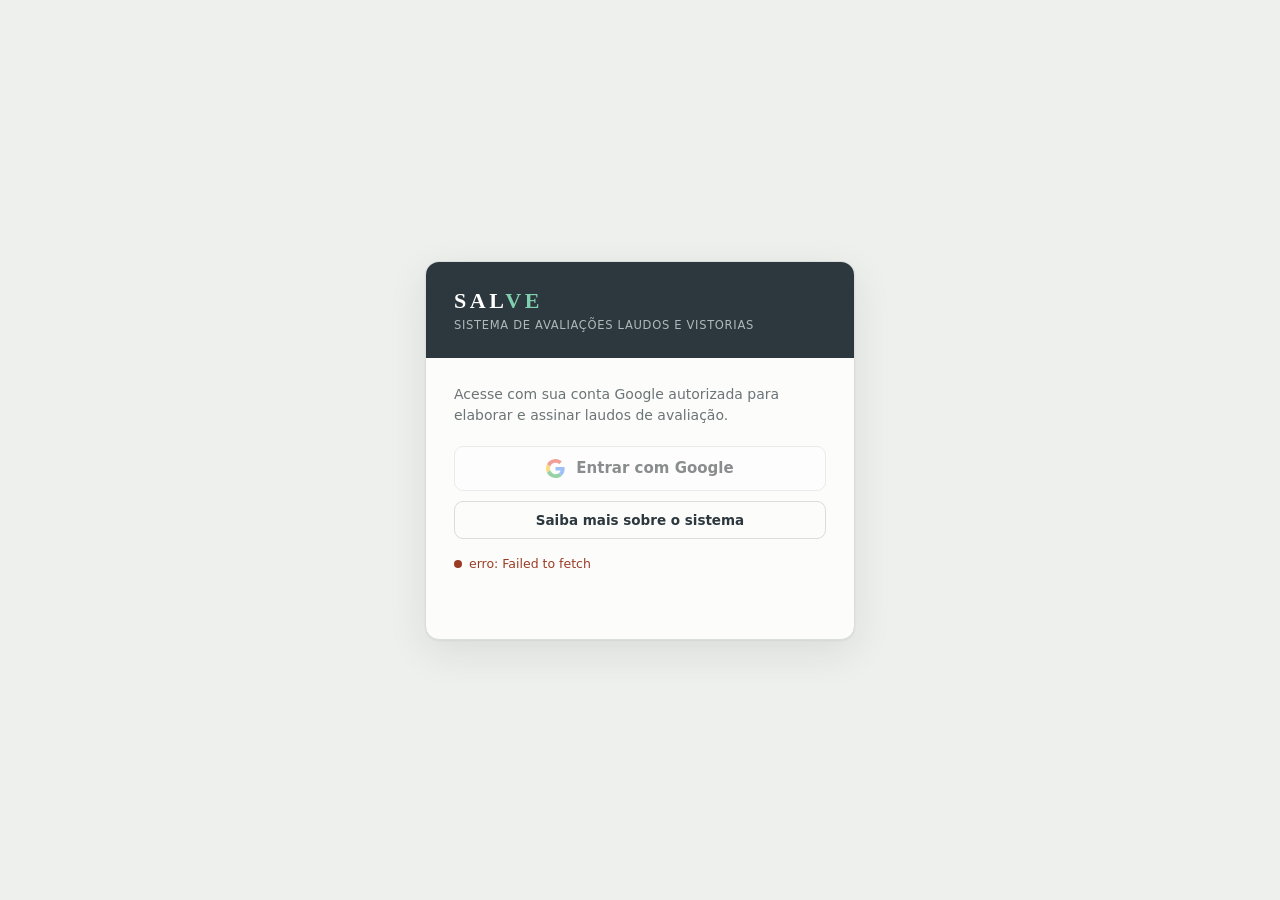
<file: index.html>
<!DOCTYPE html>
<html lang="pt-BR">
<head>
<!-- CSP: script-src ainda precisa de 'unsafe-inline' porque todo o JS do app vive
     inline em cada HTML (sem etapa de build); script-src 'self' sozinho fecharia
     a execucao das paginas. accounts.google.com cobre o SDK de login (GSI) e o
     popup/iframe de autenticacao; salve-backend.onrender.com e a API. -->
<meta http-equiv="Content-Security-Policy" content="default-src 'self'; script-src 'self' 'unsafe-inline' https://accounts.google.com; style-src 'self' 'unsafe-inline' https://fonts.googleapis.com; font-src 'self' https://fonts.gstatic.com; img-src 'self' data: blob:; connect-src 'self' https://salve-backend.onrender.com https://accounts.google.com https://oauth2.googleapis.com https://www.googleapis.com; frame-src https://accounts.google.com; object-src 'none'; base-uri 'none'; form-action 'self';">
<meta charset="UTF-8">
<meta name="viewport" content="width=device-width, initial-scale=1.0, viewport-fit=cover">
<title>SALVe — Entrar</title>
<link rel="manifest" href="manifest.webmanifest">
<meta name="theme-color" content="#2C383D">
<meta name="mobile-web-app-capable" content="yes">
<meta name="apple-mobile-web-app-capable" content="yes">
<meta name="apple-mobile-web-app-status-bar-style" content="black-translucent">
<meta name="apple-mobile-web-app-title" content="SALVe">
<link rel="icon" href="favicon-48.png">
<link rel="apple-touch-icon" href="apple-touch-icon.png">
<link rel="preconnect" href="https://fonts.googleapis.com">
<link rel="preconnect" href="https://fonts.gstatic.com" crossorigin>
<link href="https://fonts.googleapis.com/css2?family=IBM+Plex+Sans:wght@400;500;600;700&family=IBM+Plex+Sans+Condensed:wght@600;700&family=IBM+Plex+Mono:wght@400;500&display=swap" rel="stylesheet">
<!-- Configure aqui a URL do backend no Render (ou informe no painel do administrador) -->
<script src="config.js"></script>
<script src="https://accounts.google.com/gsi/client" async defer></script>
<style>
  :root{--paper:#EEF0ED;--sheet:#FCFCFB;--ink:#1B2021;--muted:#6B7476;--steel:#2C383D;--hair:#D9DEDA;--value:#0B6E4F;--value-bg:#E7F1EC;--blue:#16506B;--blue-bg:#E5EEF2;--warn:#9A3B24;}
  *{box-sizing:border-box}html,body{margin:0;min-height:100%}
  body{background:var(--paper);color:var(--ink);font-family:"IBM Plex Sans",system-ui,sans-serif;display:flex;align-items:center;justify-content:center;min-height:100vh;padding:20px}
  .mono{font-family:"IBM Plex Mono",monospace}
  .card{width:100%;max-width:430px;background:var(--sheet);border:1px solid var(--hair);border-radius:14px;box-shadow:0 1px 2px rgba(27,32,33,.06),0 12px 40px rgba(27,32,33,.09);overflow:hidden}
  .top{background:var(--steel);color:#fff;padding:26px 28px;cursor:default}
  .brand{font-family:"IBM Plex Sans Condensed";font-weight:700;letter-spacing:.16em;text-transform:uppercase;font-size:22px;user-select:none}
  .brand b{color:#7fd0ae}
  .sub{font-size:11.5px;letter-spacing:.06em;color:#aeb9bc;text-transform:uppercase;margin-top:4px}
  .body{padding:26px 28px 22px}
  .lead{font-size:14px;color:var(--muted);line-height:1.5;margin:0 0 20px}
  .gbtn{width:100%;display:flex;align-items:center;justify-content:center;gap:11px;font:inherit;font-size:15px;font-weight:600;cursor:pointer;border:1px solid var(--hair);background:#fff;color:var(--ink);padding:12px 16px;border-radius:9px;transition:border-color .12s,box-shadow .12s,opacity .12s}
  .gbtn:hover:not(:disabled){border-color:#b9c0bb;box-shadow:0 2px 8px rgba(27,32,33,.06)}
  .gbtn:disabled{opacity:.5;cursor:not-allowed}
  .gbtn svg{width:19px;height:19px;flex:none}
  .ghost{width:100%;margin-top:10px;font:inherit;font-size:13.5px;font-weight:600;cursor:pointer;border:1px solid var(--hair);background:transparent;color:var(--steel);padding:10px 16px;border-radius:9px;transition:border-color .12s,background .12s}
  .ghost:hover{border-color:#b9c0bb;background:#f4f6f3}
  .status{margin-top:16px;font-size:12.5px;min-height:18px;display:flex;align-items:center;gap:7px;color:var(--muted)}
  .status .dot{width:8px;height:8px;border-radius:50%;background:#c9a227;flex:none}
  .status.ok .dot{background:var(--value)} .status.err .dot{background:var(--warn)} .status.err{color:var(--warn)}

  /* painel admin (escondido) */
  .admin{margin-top:18px;border:1px solid #dfe4df;border-radius:10px;background:#f4f6f3;padding:14px;display:none}
  .admin.show{display:block}
  .admin h3{margin:0 0 4px;font-family:"IBM Plex Sans Condensed";font-size:13px;text-transform:uppercase;letter-spacing:.06em;color:var(--steel)}
  .admin p{margin:0 0 12px;font-size:11.5px;color:var(--muted);line-height:1.5}
  .admin label{font-size:10.5px;font-weight:600;text-transform:uppercase;letter-spacing:.04em;color:var(--muted);display:block;margin:9px 0 4px}
  .admin input{width:100%;font:inherit;font-size:12.5px;font-family:"IBM Plex Mono";border:1px solid var(--hair);border-radius:7px;padding:8px 10px}
  .admin input:focus{outline:none;border-color:var(--blue);box-shadow:0 0 0 3px var(--blue-bg)}
  .admin .go{width:100%;margin-top:12px;font:inherit;font-size:13.5px;font-weight:600;cursor:pointer;border:1px solid var(--steel);background:var(--steel);color:#fff;border-radius:8px;padding:10px 16px}
  .admin .go:hover{background:#1f2a2e}

  .foot{padding:0 28px 20px;text-align:center}
  /* acesso discreto: mesma cor do fundo; revela-se com duplo clique */
  .foot .adminlink{font-size:11px;color:var(--sheet);cursor:default;letter-spacing:.03em;user-select:none;background:none;border:0;padding:6px;-webkit-tap-highlight-color:transparent}
  .foot .adminlink:focus-visible{outline:1px dotted var(--hair);color:var(--muted)}
  .foot .adminlink.revealed{color:var(--muted)}

  /* modal "saiba mais" */
  .ov{position:fixed;inset:0;background:rgba(27,32,33,.5);display:none;align-items:center;justify-content:center;padding:20px;z-index:40}
  .ov.show{display:flex}
  .modal{max-width:560px;width:100%;background:var(--sheet);border-radius:14px;overflow:hidden;box-shadow:0 20px 60px rgba(0,0,0,.3);max-height:88vh;display:flex;flex-direction:column}
  .modal .mh{background:var(--steel);color:#fff;padding:18px 24px;display:flex;justify-content:space-between;align-items:center}
  .modal .mh h2{margin:0;font-family:"IBM Plex Sans Condensed";font-size:17px;letter-spacing:.08em;text-transform:uppercase}
  .modal .x{background:none;border:0;color:#cdd5d7;font-size:22px;cursor:pointer;line-height:1}
  .modal .mb{padding:22px 24px;overflow:auto;font-size:13.5px;line-height:1.6;color:var(--ink)}
  .modal .mb h4{font-family:"IBM Plex Sans Condensed";text-transform:uppercase;letter-spacing:.05em;font-size:12px;color:var(--steel);margin:16px 0 6px}
  .modal .mb h4:first-child{margin-top:0}
  .modal .mb p{margin:0 0 10px;color:var(--muted)}
  .modal .mb ul{margin:0 0 10px;padding-left:18px;color:var(--muted)}
  .modal .mb li{margin:3px 0}
  .modal .mb b{color:var(--ink)}
  /* cartões ilustrados do "saiba mais" (ícones SVG inline — nada externo) */
  .mb .grid{display:grid;grid-template-columns:1fr 1fr;gap:9px;margin:0 0 14px}
  .mb .feat{display:flex;gap:9px;align-items:flex-start;border:1px solid var(--hair);border-radius:9px;padding:10px 11px;background:#fff}
  .mb .feat svg{width:18px;height:18px;flex:none;margin-top:1px;color:var(--steel)}
  .mb .feat>span{min-width:0}
  .mb .feat .t{display:block;font-size:12.5px;font-weight:600;line-height:1.3;margin-bottom:2px;color:var(--ink)}
  .mb .feat .d{display:block;font-size:11.5px;color:var(--muted);line-height:1.45}
  .mb .grid.safe .feat svg{color:var(--value)}
  .mb .grid.safe .feat{background:var(--value-bg);border-color:#cfe3d8}
  .mb .note{font-size:11.5px;line-height:1.5;color:var(--muted);border-left:2px solid var(--hair);padding-left:10px;margin:0 0 4px}
  @media(max-width:540px){ .mb .grid{grid-template-columns:1fr} }

  /* ---- PWA / responsivo (mobile sem distorção) ---- */
  @supports(padding:env(safe-area-inset-top)){
    .nav{padding-top:calc(11px + env(safe-area-inset-top))}
    .toolbar{padding-top:calc(9px + env(safe-area-inset-top))}
  }
  @media(max-width:680px){
    .wrap{padding:0 12px}
    .nav{gap:4px;padding-left:14px;padding-right:14px}
    .nav .brand{font-size:15px;margin-right:8px}
    .nav a{padding:6px 8px;font-size:12.5px}
    .card{overflow-x:auto}
    table{min-width:520px}
    .addrow{padding:12px 14px}
    th,td{padding:9px 12px}
    .body{padding-left:14px;padding-right:14px}
    .doc-head{padding-left:16px;padding-right:16px}
    .dtabs,.tabs{flex-wrap:wrap}
  }
</style>
</head>
<body>
  <div class="card">
    <div class="top" id="brandTop"><div class="brand">SAL<b>Ve</b></div><div class="sub">Sistema de Avaliações Laudos e Vistorias</div></div>
    <div class="body">
      <p class="lead">Acesse com sua conta Google autorizada para elaborar e assinar laudos de avaliação.</p>

      <button class="gbtn" id="btnGoogle" disabled>
        <svg viewBox="0 0 48 48" xmlns="http://www.w3.org/2000/svg"><path fill="#EA4335" d="M24 9.5c3.54 0 6.71 1.22 9.21 3.6l6.85-6.85C35.9 2.38 30.47 0 24 0 14.62 0 6.51 5.38 2.56 13.22l7.98 6.19C12.43 13.72 17.74 9.5 24 9.5z"/><path fill="#4285F4" d="M46.98 24.55c0-1.57-.15-3.09-.38-4.55H24v9.02h12.94c-.58 2.96-2.26 5.48-4.78 7.18l7.73 6c4.51-4.18 7.09-10.36 7.09-17.65z"/><path fill="#FBBC05" d="M10.53 28.59c-.48-1.45-.76-2.99-.76-4.59s.27-3.14.76-4.59l-7.98-6.19C.92 16.46 0 20.12 0 24c0 3.88.92 7.54 2.56 10.78l7.97-6.19z"/><path fill="#34A853" d="M24 48c6.48 0 11.93-2.13 15.89-5.81l-7.73-6c-2.15 1.45-4.92 2.3-8.16 2.3-6.26 0-11.57-4.22-13.47-9.91l-7.98 6.19C6.51 42.62 14.62 48 24 48z"/></svg>
        <span id="btnLabel">Carregando…</span>
      </button>

      <button class="ghost" id="btnSaiba">Saiba mais sobre o sistema</button>

      <div class="status" id="status"><span class="dot"></span><span id="statusText">iniciando…</span></div>

      <!-- Painel escondido: primeiro acesso do administrador (configura o OAuth) -->
      <div class="admin" id="adminPanel">
        <h3>Primeiro acesso — administrador</h3>
        <p>Use apenas na configuração inicial, quando o servidor ainda não tem o Client ID do Google. Informe os dados abaixo e entre: o primeiro e-mail a acessar torna-se administrador, e o Client ID será salvo no servidor para os demais usuários.</p>
        <label>URL do servidor (Render)</label>
        <input id="apiBase" placeholder="https://salve-backend-xxxx.onrender.com" spellcheck="false">
        <label>Google OAuth Client ID</label>
        <input id="clientId" placeholder="xxxxx.apps.googleusercontent.com" spellcheck="false">
        <button class="go" id="btnAdmin">Entrar como administrador</button>
      </div>
    </div>
    <div class="foot"><button class="adminlink" id="toggleAdmin">Configuração inicial do administrador</button></div>
  </div>

  <!-- Modal "Saiba mais" -->
  <div class="ov" id="ov">
    <div class="modal">
      <div class="mh"><h2>Sobre o SALVe</h2><button class="x" id="btnFecha" aria-label="fechar">&times;</button></div>
      <div class="mb">
        <p>O <b>SALVe — Sistema de Avaliações Laudos e Vistorias</b> conduz perícias de engenharia e avaliação de bens de ponta a ponta: da nomeação ao laudo protocolado.</p>

        <h4>O que faz</h4>
        <div class="grid">
          <div class="feat">
            <svg viewBox="0 0 24 24" fill="none" stroke="currentColor" stroke-width="1.6" stroke-linecap="round" stroke-linejoin="round"><rect x="3" y="5" width="18" height="16" rx="2"/><path d="M8 3v4M16 3v4M3 10h18"/><path d="M12 14v3l2 1"/></svg>
            <span><span class="t">Processos e prazos</span><span class="d">Painel com situação e próxima ação. Contagem em dias úteis, com feriados e suspensões do tribunal.</span></span>
          </div>
          <div class="feat">
            <svg viewBox="0 0 24 24" fill="none" stroke="currentColor" stroke-width="1.6" stroke-linecap="round" stroke-linejoin="round"><circle cx="12" cy="12" r="9"/><path d="M14.5 9h-3.2A1.8 1.8 0 0 0 9.5 10.8c0 1 .8 1.7 1.8 1.7h1.4c1 0 1.8.8 1.8 1.8s-.8 1.7-1.8 1.7H9.5"/><path d="M12 7v10"/></svg>
            <span><span class="t">Honorários</span><span class="d">Proposta montada por atividade, com teto de custeio aplicado só quando a norma está confirmada.</span></span>
          </div>
          <div class="feat">
            <svg viewBox="0 0 24 24" fill="none" stroke="currentColor" stroke-width="1.6" stroke-linecap="round" stroke-linejoin="round"><path d="M3 8.5A2.5 2.5 0 0 1 5.5 6h1.2l1.1-1.8h6.4L15.3 6h3.2A2.5 2.5 0 0 1 21 8.5v8A2.5 2.5 0 0 1 18.5 19h-13A2.5 2.5 0 0 1 3 16.5z"/><circle cx="12" cy="12.5" r="3.2"/></svg>
            <span><span class="t">Vistorias e evidências</span><span class="d">Checklist em campo; fotos, medições, documentos e ensaios anexados ao processo.</span></span>
          </div>
          <div class="feat">
            <svg viewBox="0 0 24 24" fill="none" stroke="currentColor" stroke-width="1.6" stroke-linecap="round" stroke-linejoin="round"><path d="M14 3H7a2 2 0 0 0-2 2v14a2 2 0 0 0 2 2h10a2 2 0 0 0 2-2V8z"/><path d="M14 3v5h5M9 13h6M9 17h4"/></svg>
            <span><span class="t">Laudo</span><span class="d">Conformidade verificada, geração em <span class="mono">.docx</span> e protocolo que congela a versão entregue.</span></span>
          </div>
        </div>

        <h4>Módulos técnicos</h4>
        <div class="grid">
          <div class="feat">
            <svg viewBox="0 0 24 24" fill="none" stroke="currentColor" stroke-width="1.6" stroke-linecap="round" stroke-linejoin="round"><path d="M3 13.5h18M5 13.5l1.8-5A2 2 0 0 1 8.7 7h6.6a2 2 0 0 1 1.9 1.4l1.8 5"/><path d="M3 13.5V17h18v-3.5"/><circle cx="7.5" cy="17.5" r="1.6"/><circle cx="16.5" cy="17.5" r="1.6"/></svg>
            <span><span class="t">Veicular</span><span class="d">Falhas mecânicas, vícios, danos e conformidade de reparos.</span></span>
          </div>
          <div class="feat">
            <svg viewBox="0 0 24 24" fill="none" stroke="currentColor" stroke-width="1.6" stroke-linecap="round" stroke-linejoin="round"><circle cx="12" cy="12" r="3"/><path d="M12 2.5v3M12 18.5v3M2.5 12h3M18.5 12h3M5.3 5.3l2.1 2.1M16.6 16.6l2.1 2.1M18.7 5.3l-2.1 2.1M7.4 16.6l-2.1 2.1"/></svg>
            <span><span class="t">Máquinas e equipamentos</span><span class="d">Falhas, segurança, conformidade e avaliação de valor.</span></span>
          </div>
          <div class="feat">
            <svg viewBox="0 0 24 24" fill="none" stroke="currentColor" stroke-width="1.6" stroke-linecap="round" stroke-linejoin="round"><rect x="4" y="3" width="16" height="18" rx="1.6"/><path d="M12 3v18"/><path d="M8 9.5 8 7m0 0 1.3 1.6M8 7 6.7 8.6"/><path d="M16 14.5V17m0 0 1.3-1.6M16 17l-1.3-1.6"/></svg>
            <span><span class="t">Elevadores</span><span class="d">Falhas, acidentes, manutenção e conformidade do transporte vertical.</span></span>
          </div>
          <div class="feat">
            <svg viewBox="0 0 24 24" fill="none" stroke="currentColor" stroke-width="1.6" stroke-linecap="round" stroke-linejoin="round"><rect x="3" y="3" width="7.5" height="7.5" rx="1.4"/><rect x="13.5" y="3" width="7.5" height="7.5" rx="1.4"/><rect x="3" y="13.5" width="7.5" height="7.5" rx="1.4"/><path d="M17.25 14.5v5.5M14.5 17.25h5.5" stroke-dasharray="0 0"/></svg>
            <span><span class="t">Extensível</span><span class="d">Cada módulo traz ficha do objeto, checklist e ensaios próprios. Novos módulos entram sem mexer no resto.</span></span>
          </div>
        </div>

        <h4>Avaliação de valor</h4>
        <p>ABNT NBR 14653, Partes 1 e 5: depreciação por De Caíres, Ross-Heidecke, criticidade, De Cole e econômica, com o valor consolidado e a dispersão entre métodos à vista.</p>
        <p class="note">Normas, tetos e regras de prazo são dados versionados: nascem <b>a confirmar</b> e só entram em cálculo com fonte oficial e data de verificação.</p>

        <h4>Segurança</h4>
        <div class="grid safe">
          <div class="feat">
            <svg viewBox="0 0 24 24" fill="none" stroke="currentColor" stroke-width="1.6" stroke-linecap="round" stroke-linejoin="round"><path d="M12 21s7-3.4 7-9V5.8l-7-2.6-7 2.6V12c0 5.6 7 9 7 9z"/><path d="M9.2 12.2l2 2 3.6-4"/></svg>
            <span><span class="t">Acesso por convite</span><span class="d">Login Google restrito à lista autorizada pelo administrador. Nenhuma senha guardada.</span></span>
          </div>
          <div class="feat">
            <svg viewBox="0 0 24 24" fill="none" stroke="currentColor" stroke-width="1.6" stroke-linecap="round" stroke-linejoin="round"><rect x="4" y="10.5" width="16" height="10.5" rx="2"/><path d="M8 10.5V7.8a4 4 0 0 1 8 0v2.7"/><path d="M12 14.5v2.5"/></svg>
            <span><span class="t">Sessão curta e revogável</span><span class="d">Expira em 8 horas; o administrador encerra o acesso na hora.</span></span>
          </div>
          <div class="feat">
            <svg viewBox="0 0 24 24" fill="none" stroke="currentColor" stroke-width="1.6" stroke-linecap="round" stroke-linejoin="round"><circle cx="12" cy="9" r="5.5"/><path d="M9.6 9.2l1.7 1.7 3.1-3.3"/><path d="M8.6 13.8 7.5 21l4.5-2.2L16.5 21l-1.1-7.2"/></svg>
            <span><span class="t">Assinatura verificável</span><span class="d">Cada operação recebe um HMAC-SHA256 do conteúdo; alteração posterior quebra a conferência.</span></span>
          </div>
          <div class="feat">
            <svg viewBox="0 0 24 24" fill="none" stroke="currentColor" stroke-width="1.6" stroke-linecap="round" stroke-linejoin="round"><path d="M4 6h10M4 12h7M4 18h10"/><circle cx="17.5" cy="15.5" r="4.2"/><path d="M17.5 13.6v2l1.4.9"/></svg>
            <span><span class="t">Trilha e integridade</span><span class="d">Auditoria de quem fez o quê. Evidências e laudo protocolado guardam hash SHA-256.</span></span>
          </div>
        </div>
      </div>
    </div>
  </div>

<script>
"use strict";
const $=id=>document.getElementById(id);
const FICHA="processos.html";
function setStatus(txt,kind){const s=$("status");s.className="status"+(kind?" "+kind:"");$("statusText").textContent=txt;}
function readStore(){try{return JSON.parse(localStorage.getItem("salve_api")||"null");}catch(e){return null;}}
function writeStore(base,token){try{const s=readStore()||{};localStorage.setItem("salve_api",JSON.stringify({...s,base,token}));}catch(e){}}
function trim(u){return (u||"").trim().replace(/\/$/,"");}
function apiBase(){return trim(window.SALVE_API) || trim(readStore()?.base) || trim($("apiBase").value);}

let tokenClient=null, persistClientId=null;

async function jget(url,opts={}){const init={...opts};let timer;if(opts.timeoutMs){const ac=new AbortController();init.signal=ac.signal;timer=setTimeout(()=>ac.abort(),opts.timeoutMs);}let r;try{r=await fetch(url,init);}catch(e){if(e.name==="AbortError")throw new Error("Tempo esgotado aguardando resposta — tente novamente.");throw e;}finally{if(timer)clearTimeout(timer);}const j=await r.json().catch(()=>({}));if(!r.ok||j.ok===false)throw new Error(j.error||("HTTP "+r.status));return j.data;}
function esperarGoogle(){return new Promise((res,rej)=>{let n=0;const t=setInterval(()=>{if(window.google?.accounts?.oauth2){clearInterval(t);res();}else if(++n>60){clearInterval(t);rej(new Error("SDK do Google não carregou"));}},100);});}

async function checarSessao(){
  const s=readStore(); if(!s?.base||!s?.token) return false;
  try{ await jget(trim(s.base)+"/api/auth/me",{headers:{Authorization:"Bearer "+s.token},timeoutMs:90000});
    setStatus("sessão ativa — abrindo a ficha…","ok"); location.href=FICHA; return true; }
  catch(e){ return false; }
}

// configura o cliente de token do Google com um dado Client ID
async function setupTokenClient(base, cid){
  await esperarGoogle();
  tokenClient=google.accounts.oauth2.initTokenClient({
    client_id:cid, scope:"openid email profile",
    callback:async (resp)=>{ if(resp.error){ setStatus("Google: "+resp.error,"err"); return; } await entrar(base, resp.access_token); }
  });
}

// fluxo normal: busca o Client ID no servidor e habilita o botão do usuário
async function iniciar(){
  const base=apiBase();
  if(!base){ $("btnLabel").textContent="Entrar com Google"; setStatus("informe a URL do servidor na configuração do administrador","err"); return; }
  setStatus("conectando ao servidor…");
  try{
    const cfg=await jget(base+"/api/auth/config/public");
    if(!cfg.clientId) throw new Error("Client ID não configurado no servidor");
    await setupTokenClient(base, cfg.clientId);
    $("btnGoogle").disabled=false; $("btnLabel").textContent="Entrar com Google";
    setStatus("pronto para entrar","ok");
  }catch(e){
    $("btnLabel").textContent="Entrar com Google";
    if(/Client ID|HTTP 404/.test(e.message)) setStatus("servidor sem OAuth configurado — use a configuração do administrador","err");
    else setStatus("erro: "+e.message,"err");
  }
}

// troca o access token do Google pelo JWT e (se admin) persiste o Client ID
async function entrar(base, accessToken){
  setStatus("autenticando…");
  try{
    const data=await jget(base+"/api/auth/google",{method:"POST",headers:{"Content-Type":"application/json"},body:JSON.stringify({googleToken:accessToken})});
    writeStore(base, data.token);
    if(persistClientId){
      try{ await jget(base+"/api/auth/config/client-id",{method:"POST",headers:{"Content-Type":"application/json",Authorization:"Bearer "+data.token},body:JSON.stringify({clientId:persistClientId})}); }
      catch(e){ /* não bloqueia o login se falhar */ }
    }
    setStatus("bem-vindo, "+(data.user?.name||data.user?.email||"")+" — abrindo a ficha…","ok");
    location.href=FICHA;
  }catch(e){ setStatus(e.message,"err"); }
}

// admin: primeiro acesso com Client ID informado no front
async function entrarComoAdmin(){
  const base=trim($("apiBase").value)||apiBase();
  const cid=$("clientId").value.trim();
  if(!base||!cid){ setStatus("informe URL do servidor e Client ID","err"); return; }
  try{ localStorage.setItem("salve_api",JSON.stringify({...(readStore()||{}),base})); }catch(e){}
  setStatus("configurando OAuth do administrador…");
  try{
    persistClientId=cid;
    await setupTokenClient(base, cid);
    tokenClient.requestAccessToken();
  }catch(e){ setStatus("erro: "+e.message,"err"); }
}

// eventos
$("btnGoogle").onclick=()=>{ if(tokenClient) tokenClient.requestAccessToken(); };
$("btnAdmin").onclick=entrarComoAdmin;
$("toggleAdmin").ondblclick=()=>{ const p=$("adminPanel"), t=$("toggleAdmin"); p.classList.toggle("show"); t.classList.toggle("revealed",p.classList.contains("show")); if(p.classList.contains("show")){ if(!$("apiBase").value) $("apiBase").value=apiBase(); $("apiBase").focus(); } };
$("btnSaiba").onclick=()=>$("ov").classList.add("show");
$("btnFecha").onclick=()=>$("ov").classList.remove("show");
$("ov").onclick=e=>{ if(e.target===$("ov")) $("ov").classList.remove("show"); };
document.addEventListener("keydown",e=>{ if(e.key==="Escape") $("ov").classList.remove("show"); });

// bootstrap
(async()=>{
  const stored=readStore(); if(stored?.base) $("apiBase").value=stored.base;
  if(await checarSessao()) return;
  iniciar();
})();
</script>
<script>if("serviceWorker" in navigator){window.addEventListener("load",function(){navigator.serviceWorker.register("sw.js").catch(function(){})});}</script>
</body>
</html>
</file>
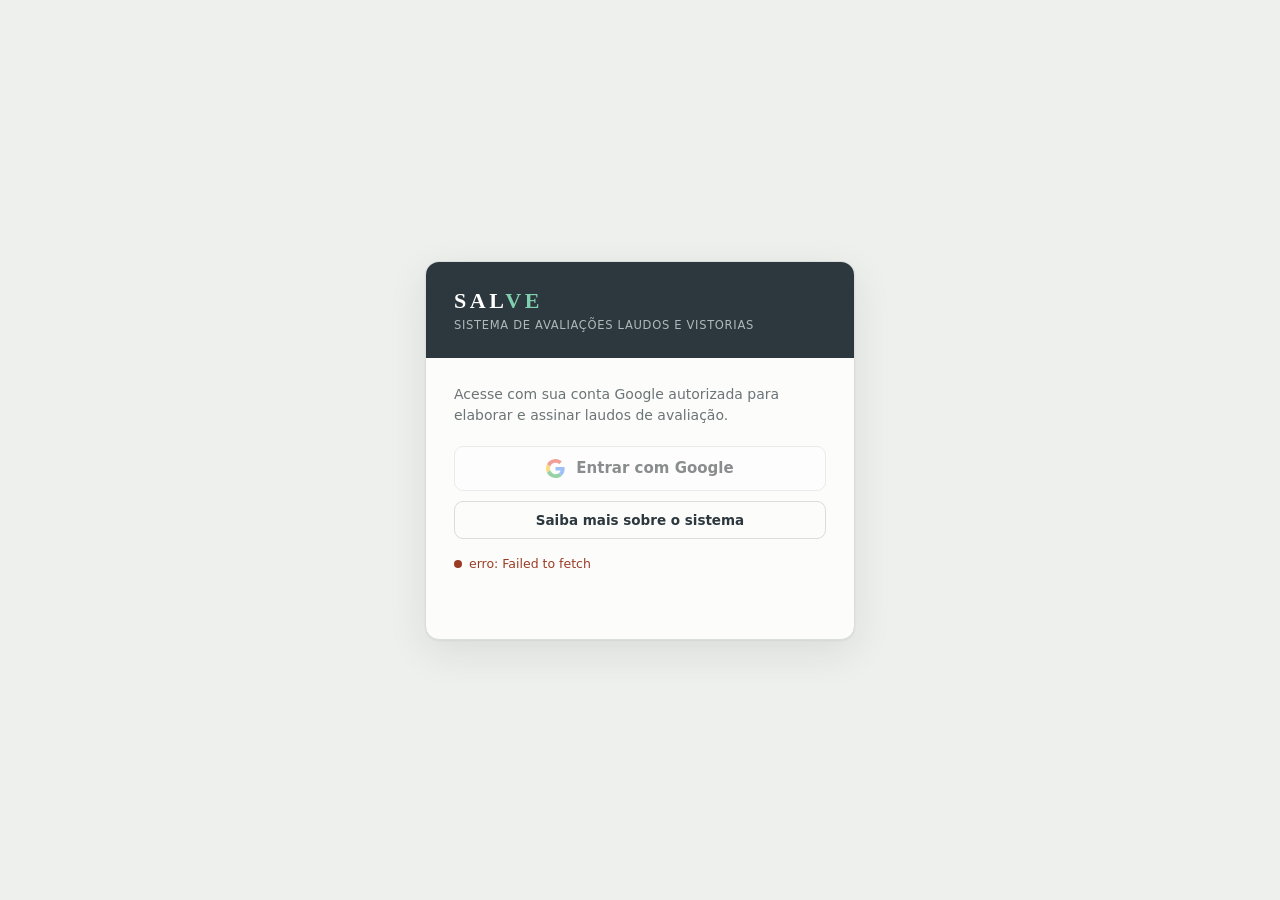
<file: admin.html>
<!DOCTYPE html>
<html lang="pt-BR">
<head>
<!-- CSP: script-src ainda precisa de 'unsafe-inline' porque todo o JS do app vive
     inline em cada HTML (sem etapa de build); script-src 'self' sozinho fecharia
     a execucao das paginas. accounts.google.com cobre o SDK de login (GSI) e o
     popup/iframe de autenticacao; salve-backend.onrender.com e a API. -->
<meta http-equiv="Content-Security-Policy" content="default-src 'self'; script-src 'self' 'unsafe-inline' https://accounts.google.com; style-src 'self' 'unsafe-inline' https://fonts.googleapis.com; font-src 'self' https://fonts.gstatic.com; img-src 'self' data: blob:; connect-src 'self' https://salve-backend.onrender.com https://accounts.google.com https://oauth2.googleapis.com https://www.googleapis.com; frame-src https://accounts.google.com; object-src 'none'; base-uri 'none'; form-action 'self';">
<meta charset="UTF-8">
<meta name="viewport" content="width=device-width, initial-scale=1.0, viewport-fit=cover">
<title>SALVe — Usuários</title>
<link rel="manifest" href="manifest.webmanifest">
<meta name="theme-color" content="#2C383D">
<meta name="mobile-web-app-capable" content="yes">
<meta name="apple-mobile-web-app-capable" content="yes">
<meta name="apple-mobile-web-app-status-bar-style" content="black-translucent">
<meta name="apple-mobile-web-app-title" content="SALVe">
<link rel="icon" href="favicon-48.png">
<link rel="apple-touch-icon" href="apple-touch-icon.png">
<link rel="preconnect" href="https://fonts.googleapis.com"><link rel="preconnect" href="https://fonts.gstatic.com" crossorigin>
<link href="https://fonts.googleapis.com/css2?family=IBM+Plex+Sans:wght@400;500;600;700&family=IBM+Plex+Sans+Condensed:wght@600;700&family=IBM+Plex+Mono:wght@400;500&display=swap" rel="stylesheet">
<script src="config.js"></script>
<style>
  :root{--paper:#EEF0ED;--sheet:#FCFCFB;--ink:#1B2021;--muted:#6B7476;--steel:#2C383D;--hair:#D9DEDA;--hair2:#E7EAE6;--value:#0B6E4F;--value-bg:#E7F1EC;--blue:#16506B;--blue-bg:#E5EEF2;--warn:#9A3B24;--warn-bg:#f3e2dd;}
  *{box-sizing:border-box}html,body{margin:0}
  body{background:var(--paper);color:var(--ink);font-family:"IBM Plex Sans",system-ui,sans-serif;font-size:14px}
  .mono{font-family:"IBM Plex Mono",monospace;font-variant-numeric:tabular-nums}
  .nav{background:var(--steel);color:#fff;display:flex;align-items:center;gap:6px;padding:11px 22px;flex-wrap:wrap;position:sticky;top:0;z-index:10}
  .nav .brand{font-family:"IBM Plex Sans Condensed";font-weight:700;letter-spacing:.14em;text-transform:uppercase;font-size:16px;margin-right:14px}
  .nav .brand b{color:#7fd0ae}
  .nav a{color:#c9d2d4;text-decoration:none;font-size:13px;font-weight:600;padding:6px 11px;border-radius:7px}
  .nav a:hover{background:rgba(255,255,255,.08);color:#fff}
  .nav a.active{background:rgba(255,255,255,.14);color:#fff}
  .nav .grow{flex:1}
  .nav .me{font-size:12px;color:#aeb9bc;display:flex;gap:8px;align-items:center}
  .nav .me b{color:#fff}.nav .role{font-size:10px;text-transform:uppercase;letter-spacing:.05em;background:rgba(255,255,255,.14);padding:2px 7px;border-radius:20px}
  .nav .out{background:none;border:1px solid rgba(255,255,255,.25);color:#fff;font:inherit;font-size:12px;font-weight:600;padding:5px 11px;border-radius:7px;cursor:pointer}
  .wrap{max-width:1000px;margin:22px auto 60px;padding:0 20px;display:flex;flex-direction:column;gap:20px}
  .card{background:var(--sheet);border:1px solid var(--hair);border-radius:11px;box-shadow:0 1px 2px rgba(27,32,33,.05);overflow:hidden}
  .card .ch{padding:14px 18px;border-bottom:1px solid var(--hair2);display:flex;justify-content:space-between;align-items:center}
  .card .ch h2{margin:0;font-family:"IBM Plex Sans Condensed";font-weight:600;text-transform:uppercase;letter-spacing:.07em;font-size:13.5px;color:var(--steel)}
  .card .ch .hint{font-size:11.5px;color:var(--muted)}
  .addrow{display:flex;gap:10px;padding:14px 18px;border-bottom:1px solid var(--hair2);flex-wrap:wrap;align-items:end}
  .fld{display:flex;flex-direction:column;gap:4px}.fld label{font-size:10px;text-transform:uppercase;letter-spacing:.04em;color:var(--muted);font-weight:600}
  .fld input,.fld select{font:inherit;font-size:13px;border:1px solid var(--hair);border-radius:7px;padding:7px 9px;background:#fff}
  .fld input:focus,.fld select:focus{outline:none;border-color:var(--blue);box-shadow:0 0 0 3px var(--blue-bg)}
  .fld.email{flex:2;min-width:200px}.fld.name{flex:1;min-width:130px}
  .btn{font:inherit;font-size:13px;font-weight:600;cursor:pointer;border:1px solid var(--steel);background:var(--steel);color:#fff;border-radius:7px;padding:8px 15px}
  .btn:hover{background:#1f2a2e}.btn.ghost{background:transparent;color:var(--steel);border-color:var(--hair)}.btn.ghost:hover{background:#f4f6f3}
  .btn.danger{border-color:var(--warn);background:transparent;color:var(--warn);padding:5px 10px;font-size:12px}.btn.danger:hover{background:var(--warn-bg)}
  table{width:100%;border-collapse:collapse}
  th{font-size:10px;text-transform:uppercase;letter-spacing:.05em;color:var(--muted);text-align:left;padding:9px 18px;border-bottom:1px solid var(--hair2);font-weight:600}
  td{padding:10px 18px;border-bottom:1px solid var(--hair2);font-size:13px;vertical-align:middle}
  tr:last-child td{border-bottom:0}
  .pill{font-size:10.5px;text-transform:uppercase;letter-spacing:.04em;padding:2px 8px;border-radius:20px;font-weight:600}
  .pill.used{background:var(--value-bg);color:var(--value)}.pill.pend{background:#f3ede0;color:#9a7b1e}
  .pill.on{background:var(--value-bg);color:var(--value)}.pill.off{background:var(--warn-bg);color:var(--warn)}
  td select{font:inherit;font-size:12px;border:1px solid var(--hair);border-radius:6px;padding:4px 7px;background:#fff}
  .empty{padding:22px 18px;color:var(--muted);font-size:13px;text-align:center}
  .note{font-size:12px;color:var(--muted);background:#f4f6f3;border:1px solid var(--hair2);border-radius:8px;padding:11px 14px;line-height:1.5}
  .note b{color:var(--steel)}
  .toast{position:fixed;bottom:20px;left:50%;transform:translateX(-50%);background:var(--steel);color:#fff;padding:10px 18px;border-radius:8px;font-size:13px;opacity:0;transition:opacity .2s;pointer-events:none;z-index:50}.toast.show{opacity:1}
  .gate{max-width:460px;margin:80px auto;text-align:center;color:var(--muted)}

  /* ---- PWA / responsivo (mobile sem distorção) ---- */
  @supports(padding:env(safe-area-inset-top)){
    .nav{padding-top:calc(11px + env(safe-area-inset-top))}
    .toolbar{padding-top:calc(9px + env(safe-area-inset-top))}
  }
  @media(max-width:680px){
    .wrap{padding:0 12px}
    .nav{gap:4px;padding-left:14px;padding-right:14px}
    .nav .brand{font-size:15px;margin-right:8px}
    .nav a{padding:6px 8px;font-size:12.5px}
    .card{overflow-x:auto}
    table{min-width:520px}
    .addrow{padding:12px 14px}
    th,td{padding:9px 12px}
    .body{padding-left:14px;padding-right:14px}
    .doc-head{padding-left:16px;padding-right:16px}
    .dtabs,.tabs{flex-wrap:wrap}
  }
</style>
</head>
<body>
  <div class="nav">
    <span class="brand">SAL<b>Ve</b></span>
    <a href="processos.html">Perícias</a>
    <a href="contratos.html">Contratos</a>
    <a href="bens.html">Laudos</a>
    <a href="normas.html">Normas e prazos</a>
    <a href="admin.html" class="active">Usuários</a>
    <span class="grow"></span>
    <span class="me" id="me"></span>
    <button class="out" id="btnOut">Sair</button>
  </div>

  <div class="wrap" id="wrap" style="display:none">
    <div class="card">
      <div class="ch"><h2>Autorizados (whitelist)</h2><span class="hint">e-mails liberados para entrar com Google</span></div>
      <div class="addrow" id="addRow">
        <div class="fld email"><label>E-mail</label><input id="wEmail" placeholder="pessoa@email.com" spellcheck="false"></div>
        <div class="fld name"><label>Nome</label><input id="wName" placeholder="opcional"></div>
        <div class="fld"><label>Papel</label><select id="wRole"></select></div>
        <button class="btn" id="btnAdd">Autorizar</button>
      </div>
      <table><thead><tr><th>E-mail</th><th>Nome</th><th>Papel</th><th>Status</th><th></th></tr></thead><tbody id="wlBody"></tbody></table>
    </div>

    <div class="card">
      <div class="ch"><h2>Usuários</h2><span class="hint">quem já acessou o sistema</span></div>
      <table><thead><tr><th>Nome</th><th>E-mail</th><th>Papel</th><th>Situação</th><th>Última entrada</th><th></th></tr></thead><tbody id="usBody"></tbody></table>
    </div>

    <div class="note" id="gcNote"><b>Atenção — Google em modo "Testing":</b> autorizar o e-mail aqui libera no SALVe, mas se a tela de consentimento do Google ainda estiver em "Testing", a pessoa também precisa constar em <b>Test users</b> no Google Cloud Console (ou publique o app). São duas listas até a publicação.</div>
  </div>

  <div class="gate" id="gate" style="display:none"></div>
  <div class="toast" id="toast"></div>

<script>
"use strict";
const $=id=>document.getElementById(id);
const store=(()=>{try{return JSON.parse(localStorage.getItem("salve_api")||"null")}catch(e){return null}})();
const BASE=((window.SALVE_API||"")||store?.base||"").replace(/\/$/,"");
const TOKEN=store?.token||"";
const ROLES=["admin","engenheiro"];
const WL_ROLES=["engenheiro"];
let me=null;
function toast(m){const t=$("toast");t.textContent=m;t.classList.add("show");setTimeout(()=>t.classList.remove("show"),2400);}
function gate(msg){$("wrap").style.display="none";const g=$("gate");g.style.display="block";g.innerHTML=msg;}
function fmtDate(ms){if(!ms)return "—";try{return new Date(ms).toLocaleDateString("pt-BR",{day:"2-digit",month:"2-digit",year:"numeric"})}catch(e){return "—"}}

if(!BASE||!TOKEN) location.href="index.html";

async function api(path,opts={}){
  const init={...opts,headers:{"Content-Type":"application/json","Authorization":"Bearer "+TOKEN,...(opts.headers||{})}};
  let timer; if(opts.timeoutMs){ const ac=new AbortController(); init.signal=ac.signal; timer=setTimeout(()=>ac.abort(),opts.timeoutMs); }
  let r; try{ r=await fetch(BASE+path,init); } catch(e){ if(e.name==="AbortError") throw new Error("Tempo esgotado aguardando resposta — tente novamente."); throw e; } finally{ if(timer) clearTimeout(timer); }
  const j=await r.json().catch(()=>({}));
  if(r.status===401){ try{localStorage.removeItem("salve_api")}catch(e){}; location.href="index.html"; throw new Error("sessão"); }
  if(!r.ok||j.ok===false) throw new Error(j.error||("HTTP "+r.status));
  return j.data;
}

$("btnOut").onclick=async()=>{ try{await api("/api/auth/logout",{method:"POST"})}catch(e){}; try{localStorage.removeItem("salve_api")}catch(e){}; location.href="index.html"; };

async function carregar(){
  try{ me=await api("/api/auth/me"); }
  catch(e){ gate("Não foi possível validar a sessão."); return; }
  $("me").innerHTML=`<b>${me.name||me.email}</b><span class="role">${me.role}</span>`;
  const isAdmin=me.role==="admin", canView=me.role==="admin";
  if(!canView){ gate(`<h3>Sem acesso</h3><p>A administração de usuários é restrita ao administrador. Seu papel: <b>${me.role}</b>.</p>`); return; }
  $("wrap").style.display="flex";
  // selects de papel
  $("wRole").innerHTML=WL_ROLES.map(r=>`<option value="${r}">${r}</option>`).join("");
  if(!isAdmin){ $("addRow").style.display="none"; }  // diretor só visualiza
  await Promise.all([carregarWhitelist(isAdmin),carregarUsuarios(isAdmin)]);
}

async function carregarWhitelist(isAdmin){
  const wl=await api("/api/whitelist");
  const b=$("wlBody");
  if(!wl.length){ b.innerHTML=`<tr><td colspan="5" class="empty">Nenhum e-mail autorizado ainda.</td></tr>`; return; }
  b.innerHTML=wl.map(w=>`<tr>
    <td class="mono">${w.email}</td><td>${w.name||"—"}</td>
    <td>${w.role}</td>
    <td>${w.used_at?'<span class="pill used">acessou</span>':'<span class="pill pend">pendente</span>'}</td>
    <td style="text-align:right">${isAdmin?`<button class="btn danger" data-rm="${encodeURIComponent(w.email)}">remover</button>`:""}</td>
  </tr>`).join("");
  b.querySelectorAll("[data-rm]").forEach(x=>x.onclick=async()=>{ try{ await api("/api/whitelist/"+x.dataset.rm,{method:"DELETE"}); toast("Removido"); carregarWhitelist(isAdmin);}catch(e){toast("Erro: "+e.message);} });
}

async function carregarUsuarios(isAdmin){
  const us=await api("/api/users");
  const b=$("usBody");
  if(!us.length){ b.innerHTML=`<tr><td colspan="6" class="empty">Nenhum usuário ainda.</td></tr>`; return; }
  b.innerHTML=us.map(u=>{
    const ativo=u.active!==false&&u.active!==0;
    const roleCell=isAdmin&&u.id!==me.id
      ? `<select data-role="${u.id}">${ROLES.map(r=>`<option value="${r}"${r===u.role?" selected":""}>${r}</option>`).join("")}</select>`
      : u.role;
    const acoes=(isAdmin&&u.id!==me.id)
      ? `<button class="btn ghost" data-act="${u.id}" data-to="${ativo?0:1}" style="padding:5px 10px;font-size:12px">${ativo?"desativar":"ativar"}</button>`
      : (u.id===me.id?'<span class="pill on">você</span>':"");
    return `<tr>
      <td>${u.name||"—"}</td><td class="mono">${u.email}</td>
      <td>${roleCell}</td>
      <td>${ativo?'<span class="pill on">ativo</span>':'<span class="pill off">inativo</span>'}</td>
      <td class="mono">${fmtDate(u.last_login)}</td>
      <td style="text-align:right">${acoes}</td>
    </tr>`;
  }).join("");
  b.querySelectorAll("[data-role]").forEach(s=>s.onchange=async()=>{ try{ await api(`/api/users/${s.dataset.role}/role`,{method:"PATCH",body:JSON.stringify({role:s.value})}); toast("Papel atualizado"); }catch(e){toast("Erro: "+e.message);carregarUsuarios(isAdmin);} });
  b.querySelectorAll("[data-act]").forEach(x=>x.onclick=async()=>{ try{ await api(`/api/users/${x.dataset.act}/active`,{method:"PATCH",body:JSON.stringify({active:x.dataset.to==="1"})}); toast("Atualizado"); carregarUsuarios(isAdmin);}catch(e){toast("Erro: "+e.message);} });
}

$("btnAdd").onclick=async()=>{
  const email=$("wEmail").value.trim(), name=$("wName").value.trim(), role=$("wRole").value;
  if(!email.includes("@")){ toast("E-mail inválido"); return; }
  try{ await api("/api/whitelist",{method:"POST",body:JSON.stringify({email,name,role})}); $("wEmail").value="";$("wName").value=""; toast("Autorizado"); carregarWhitelist(true); }
  catch(e){ toast("Erro: "+e.message); }
};

carregar();
</script>
<script>if("serviceWorker" in navigator){window.addEventListener("load",function(){navigator.serviceWorker.register("sw.js").catch(function(){})});}</script>
</body>
</html>
</file>
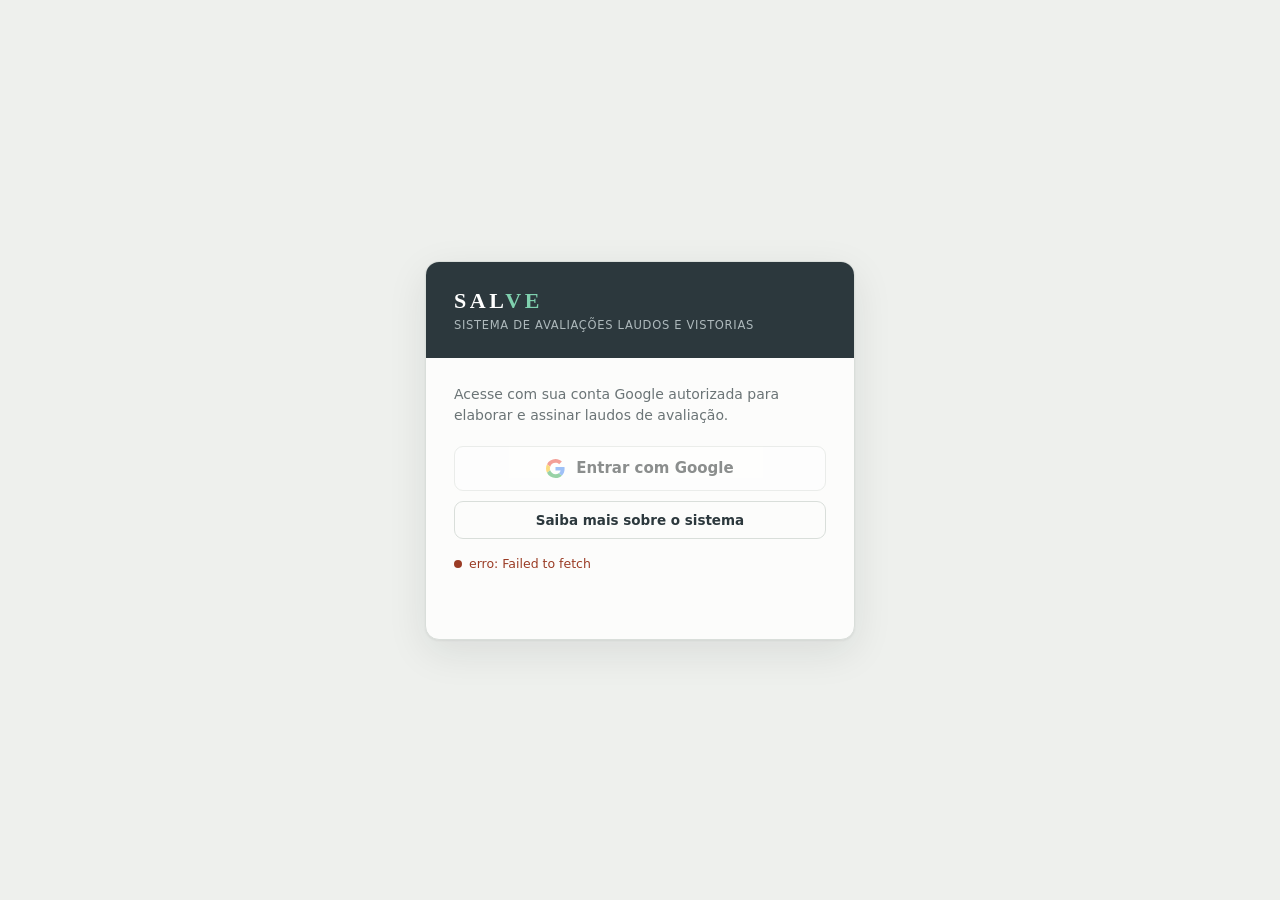
<file: bens.html>
<!DOCTYPE html>
<html lang="pt-BR">
<head>
<!-- CSP: script-src ainda precisa de 'unsafe-inline' porque todo o JS do app vive
     inline em cada HTML (sem etapa de build); script-src 'self' sozinho fecharia
     a execucao das paginas. accounts.google.com cobre o SDK de login (GSI) e o
     popup/iframe de autenticacao; salve-backend.onrender.com e a API. -->
<meta http-equiv="Content-Security-Policy" content="default-src 'self'; script-src 'self' 'unsafe-inline' https://accounts.google.com; style-src 'self' 'unsafe-inline' https://fonts.googleapis.com; font-src 'self' https://fonts.gstatic.com; img-src 'self' data: blob:; connect-src 'self' https://salve-backend.onrender.com https://accounts.google.com https://oauth2.googleapis.com https://www.googleapis.com; frame-src https://accounts.google.com; object-src 'none'; base-uri 'none'; form-action 'self';">
<meta charset="UTF-8">
<meta name="viewport" content="width=device-width, initial-scale=1.0, viewport-fit=cover">
<title>SALVe — Laudos</title>
<link rel="manifest" href="manifest.webmanifest">
<meta name="theme-color" content="#2C383D">
<meta name="mobile-web-app-capable" content="yes">
<meta name="apple-mobile-web-app-capable" content="yes">
<meta name="apple-mobile-web-app-status-bar-style" content="black-translucent">
<meta name="apple-mobile-web-app-title" content="SALVe">
<link rel="icon" href="favicon-48.png">
<link rel="apple-touch-icon" href="apple-touch-icon.png">
<link rel="preconnect" href="https://fonts.googleapis.com"><link rel="preconnect" href="https://fonts.gstatic.com" crossorigin>
<link href="https://fonts.googleapis.com/css2?family=IBM+Plex+Sans:wght@400;500;600;700&family=IBM+Plex+Sans+Condensed:wght@600;700&family=IBM+Plex+Mono:wght@400;500;600&display=swap" rel="stylesheet">
<script src="vendor/jspdf.umd.min.js"></script>
<script src="config.js"></script>
<style>
  :root{--paper:#EEF0ED;--sheet:#FCFCFB;--ink:#1B2021;--muted:#6B7476;--steel:#2C383D;--hair:#D9DEDA;--hair2:#E7EAE6;--value:#0B6E4F;--value-bg:#E7F1EC;--blue:#16506B;--blue-bg:#E5EEF2;--warn:#9A3B24;--warn-bg:#f3e2dd;}
  *{box-sizing:border-box}html,body{margin:0}
  body{background:var(--paper);color:var(--ink);font-family:"IBM Plex Sans",system-ui,sans-serif;font-size:14px}
  .mono{font-family:"IBM Plex Mono",monospace;font-variant-numeric:tabular-nums}
  .nav{background:var(--steel);color:#fff;display:flex;align-items:center;gap:6px;padding:11px 22px;flex-wrap:wrap;position:sticky;top:0;z-index:10}
  .nav .brand{font-family:"IBM Plex Sans Condensed";font-weight:700;letter-spacing:.14em;text-transform:uppercase;font-size:16px;margin-right:14px}
  .nav .brand b{color:#7fd0ae}
  .nav a{color:#c9d2d4;text-decoration:none;font-size:13px;font-weight:600;padding:6px 11px;border-radius:7px}
  .nav a:hover{background:rgba(255,255,255,.08);color:#fff}.nav a.active{background:rgba(255,255,255,.14);color:#fff}
  .nav .grow{flex:1}.nav .me{font-size:12px;color:#aeb9bc;display:flex;gap:8px;align-items:center}.nav .me b{color:#fff}
  .nav .role{font-size:10px;text-transform:uppercase;letter-spacing:.05em;background:rgba(255,255,255,.14);padding:2px 7px;border-radius:20px}
  .nav .out{background:none;border:1px solid rgba(255,255,255,.25);color:#fff;font:inherit;font-size:12px;font-weight:600;padding:5px 11px;border-radius:7px;cursor:pointer}
  .wrap{max-width:1040px;margin:22px auto 60px;padding:0 20px}
  .tabs{display:flex;gap:6px;margin-bottom:16px}
  .tab{font:inherit;font-size:13px;font-weight:600;cursor:pointer;border:1px solid var(--hair);background:var(--sheet);color:var(--muted);padding:8px 15px;border-radius:8px}
  .tab.on{background:var(--steel);border-color:var(--steel);color:#fff}
  .summary{display:flex;gap:22px;margin-bottom:16px;flex-wrap:wrap}
  .summary .s{background:var(--sheet);border:1px solid var(--hair);border-radius:10px;padding:12px 18px;min-width:150px}
  .summary .s .n{font-family:"IBM Plex Mono";font-weight:600;font-size:22px;color:var(--steel)}
  .summary .s .n.val{color:var(--value)}
  .summary .s .k{font-size:10.5px;text-transform:uppercase;letter-spacing:.05em;color:var(--muted);margin-top:2px}
  .card{background:var(--sheet);border:1px solid var(--hair);border-radius:11px;overflow:hidden;box-shadow:0 1px 2px rgba(27,32,33,.05)}
  table{width:100%;border-collapse:collapse}
  th{font-size:10px;text-transform:uppercase;letter-spacing:.05em;color:var(--muted);text-align:left;padding:10px 18px;border-bottom:1px solid var(--hair2);font-weight:600}
  th.r,td.r{text-align:right}
  td{padding:11px 18px;border-bottom:1px solid var(--hair2);font-size:13px;vertical-align:middle}
  tr:last-child td{border-bottom:0}
  tbody.click tr{cursor:pointer}tbody.click tr:hover{background:#f4f6f3}
  .pill{font-size:10.5px;text-transform:uppercase;letter-spacing:.04em;padding:2px 8px;border-radius:20px;font-weight:600}
  .pill.ok{background:var(--value-bg);color:var(--value)}.pill.no{background:var(--warn-bg);color:var(--warn)}
  .val{font-family:"IBM Plex Mono";font-weight:600;color:var(--value)}
  .barcell{min-width:160px}.bar{height:7px;background:#eef0ed;border-radius:4px;overflow:hidden;border:1px solid var(--hair2)}
  .bar>i{display:block;height:100%;background:var(--blue)}
  .cut{background:var(--value-bg)!important}
  .empty{padding:30px 18px;color:var(--muted);text-align:center}
  .empty a{color:var(--blue)}
  /* modal */
  .ov{position:fixed;inset:0;background:rgba(27,32,33,.5);display:none;align-items:center;justify-content:center;padding:20px;z-index:40}.ov.show{display:flex}
  .modal{max-width:620px;width:100%;background:var(--sheet);border-radius:13px;overflow:hidden;box-shadow:0 20px 60px rgba(0,0,0,.3);max-height:90vh;display:flex;flex-direction:column}
  .modal .mh{background:var(--steel);color:#fff;padding:16px 22px;display:flex;justify-content:space-between;align-items:flex-start;gap:12px}
  .modal .mh h2{margin:0;font-family:"IBM Plex Sans Condensed";font-size:16px}.modal .mh .sub{font-size:11.5px;color:#aeb9bc;margin-top:2px}
  .modal .x{background:none;border:0;color:#cdd5d7;font-size:22px;cursor:pointer;line-height:1}
  .modal .mb{padding:18px 22px;overflow:auto}
  .kv{display:grid;grid-template-columns:1fr 1fr;gap:8px 18px;margin-bottom:16px}
  .kv .i .k{font-size:10px;text-transform:uppercase;letter-spacing:.04em;color:var(--muted)}.kv .i .v{font-size:13.5px;font-weight:500}
  .mline{display:flex;justify-content:space-between;padding:7px 0;border-top:1px solid var(--hair2);font-size:13px}.mline .mm{font-family:"IBM Plex Mono";font-size:10.5px;color:var(--muted)}
  .mline .mv{font-family:"IBM Plex Mono";font-weight:600}.mline.off{opacity:.5}
  .adot{display:flex;justify-content:space-between;align-items:baseline;margin-top:14px;padding-top:12px;border-top:2px solid var(--steel)}
  .adot .big{font-family:"IBM Plex Mono";font-weight:600;font-size:26px;color:var(--value)}
  .mact{display:flex;gap:9px;margin-top:18px;flex-wrap:wrap}
  .btn{font:inherit;font-size:13px;font-weight:600;cursor:pointer;border:1px solid var(--steel);background:var(--steel);color:#fff;border-radius:8px;padding:8px 15px;text-decoration:none;display:inline-block}
  .btn:hover{background:#1f2a2e}.btn.ghost{background:transparent;color:var(--steel);border-color:var(--hair)}.btn.ghost:hover{background:#f4f6f3}
  .btn.danger{border-color:var(--warn);background:transparent;color:var(--warn)}.btn.danger:hover{background:var(--warn-bg)}
  .toast{position:fixed;bottom:20px;left:50%;transform:translateX(-50%);background:var(--steel);color:#fff;padding:10px 18px;border-radius:8px;font-size:13px;opacity:0;transition:opacity .2s;pointer-events:none;z-index:60}.toast.show{opacity:1}
  .gate{max-width:460px;margin:80px auto;text-align:center;color:var(--muted)}

  /* ---- PWA / responsivo (mobile sem distorção) ---- */
  @supports(padding:env(safe-area-inset-top)){
    .nav{padding-top:calc(11px + env(safe-area-inset-top))}
    .toolbar{padding-top:calc(9px + env(safe-area-inset-top))}
  }
  @media(max-width:680px){
    .wrap{padding:0 12px}
    .nav{gap:4px;padding-left:14px;padding-right:14px}
    .nav .brand{font-size:15px;margin-right:8px}
    .nav a{padding:6px 8px;font-size:12.5px}
    .card{overflow-x:auto}
    table{min-width:520px}
    .addrow{padding:12px 14px}
    th,td{padding:9px 12px}
    .body{padding-left:14px;padding-right:14px}
    .doc-head{padding-left:16px;padding-right:16px}
    .dtabs,.tabs{flex-wrap:wrap}
  }
</style>
</head>
<body>
  <div class="nav">
    <span class="brand">SAL<b>Ve</b></span>
    <a href="processos.html">Perícias</a>
    <a href="contratos.html">Contratos</a>
    <a href="bens.html" class="active">Laudos</a>
    <a href="normas.html">Normas e prazos</a>
    <a href="admin.html">Usuários</a>
    <span class="grow"></span>
    <span class="me" id="me"></span>
    <button class="out" id="btnOut">Sair</button>
  </div>

  <div class="wrap" id="wrap" style="display:none">
    <div class="tabs">
      <button class="tab on" id="tabList">Laudos</button>
      <button class="tab" id="tabRank">Ranking 80/20</button>
      <span style="flex:1"></span>
      <a class="btn ghost" href="ficha-avaliacao.html">+ Nova avaliação</a>
    </div>

    <div class="summary" id="summary"></div>

    <div id="viewList" class="card">
      <table><thead><tr><th>Bem</th><th>Localização</th><th>Conformidade</th><th class="r">Valor adotado</th><th class="r">Atualizado</th></tr></thead>
      <tbody class="click" id="listBody"></tbody></table>
    </div>

    <div id="viewRank" class="card" style="display:none">
      <table><thead><tr><th>#</th><th>Bem</th><th class="r">Valor adotado</th><th class="barcell">% acumulado</th></tr></thead>
      <tbody id="rankBody"></tbody></table>
    </div>
  </div>

  <div class="gate" id="gate" style="display:none"></div>

  <div class="ov" id="ov"><div class="modal">
    <div class="mh"><div><h2 id="mNome">—</h2><div class="sub" id="mSub"></div></div><button class="x" id="mX">&times;</button></div>
    <div class="mb" id="mBody"></div>
  </div></div>
  <div class="toast" id="toast"></div>

<!-- motor + conformidade (iguais ao backend) -->
<script>
function universais(b){const vn=+b.vn||0,vrFrac=+b.vrFrac||0,idadeMeses=+b.idadeMeses||0,Tmeses=+b.Tmeses||0;return{vn,vrFrac,vrAbs:vn*vrFrac,idadeMeses,Tmeses,tAnos:idadeMeses/12,tanos:Tmeses/12};}
function evalExpr(s,vars){let i=0;const F={exp:Math.exp,ln:Math.log,log:Math.log10,log10:Math.log10,sqrt:Math.sqrt,abs:Math.abs,pow:Math.pow,min:Math.min,max:Math.max};const ws=()=>{while(i<s.length&&/\s/.test(s[i]))i++;};function ex(){let v=tm();ws();while(s[i]==='+'||s[i]==='-'){const o=s[i++];const r=tm();v=o==='+'?v+r:v-r;ws();}return v;}function tm(){let v=fa();ws();while(s[i]==='*'||s[i]==='/'){const o=s[i++];const r=fa();v=o==='*'?v*r:v/r;ws();}return v;}function fa(){let v=un();ws();if(s[i]==='^'){i++;return Math.pow(v,fa());}return v;}function un(){ws();if(s[i]==='-'){i++;return -un();}if(s[i]==='+'){i++;return un();}return pr();}function pr(){ws();if(s[i]==='('){i++;const v=ex();ws();if(s[i++]!==')')throw 0;return v;}let m=/^[0-9]*\.?[0-9]+([eE][+-]?[0-9]+)?/.exec(s.slice(i));if(m){i+=m[0].length;return parseFloat(m[0]);}let id=/^[A-Za-z_][A-Za-z0-9_]*/.exec(s.slice(i));if(id){i+=id[0].length;ws();if(s[i]==='('){i++;const a=[];ws();if(s[i]!==')'){a.push(ex());ws();while(s[i]===','){i++;a.push(ex());ws();}}if(s[i++]!==')')throw 0;if(!Object.prototype.hasOwnProperty.call(F,id[0]))throw 0;return F[id[0]](...a);}if(!Object.prototype.hasOwnProperty.call(vars,id[0]))throw new Error('var');return vars[id[0]];}throw 0;}const r=ex();ws();if(i<s.length)throw 0;return r;}
const METODOS={
 caires:{nome:'De Caíres',calcular(u,p){const mu=+p.mu||0,tau=+p.tau||0;const af=0.853081710*Math.exp(0.067348748*tau-0.041679277*mu-0.001022860*mu*tau);const dx=1.347961431/(1+0.347961431*Math.exp(3.579760093*af*(u.idadeMeses/u.Tmeses)));return{va:((1-u.vrFrac)*dx+u.vrFrac)*u.vn,memoria:{af:+af.toFixed(6),dx:+dx.toFixed(6)}};}},
 'ross-heidecke':{nome:'Ross-Heidecke',calcular(u,p){const h=+p.h||0;const alpha=u.tanos?0.5*(u.tAnos/u.tanos+(u.tAnos*u.tAnos)/(u.tanos*u.tanos)):0;const dx=(alpha+(1-alpha)*h)*(1-u.vrFrac);return{va:u.vn*(1-dx),memoria:{alpha:+alpha.toFixed(4)}};}},
 criticidade:{nome:'Criticidade',calcular(u,p){const C=typeof p.C==='number'?p.C:Object.values(p.criticidade||{}).reduce((s,v)=>s+(+v||0),0);return{va:u.vn/Math.pow(1+C/100,u.tAnos),memoria:{C}};}},
 cole:{nome:'De Cole',calcular(u){const dp=(2*(u.vn-u.vrAbs))/(u.tanos*(u.tanos+1));const da=(u.tAnos*(2*u.tanos-u.tAnos+1)*dp)/2;return{va:u.vn-da,memoria:{da:+da.toFixed(2)}};}},
 economica:{nome:'Depreciação Econômica',calcular(u,p){const alpha=u.tanos?0.5*(u.tAnos/u.tanos+(u.tAnos*u.tAnos)/(u.tanos*u.tanos)):0;const vars={Vn:u.vn,Vr:u.vrFrac,VrAbs:u.vrAbs,t:u.tAnos,T:u.tanos,tm:u.idadeMeses,Tm:u.Tmeses,alpha};try{return{va:evalExpr(String(p.formula||'Vn*(1-t/T)'),vars),memoria:{}};}catch(e){return{va:null,erro:'fórmula'};}}},
};
const ORDEM=['caires','ross-heidecke','criticidade','cole','economica'];
function avaliarBem(bem){const u=universais(bem);const params=bem.params||{};const resultados=ORDEM.map(id=>{const m=METODOS[id];try{const r=m.calcular(u,params[id]||{});return{metodo:m.nome,id,va:r.va,memoria:r.memoria,incluido:params[id]?.incluido!==false};}catch(e){return{metodo:m.nome,id,va:null,incluido:false};}});const incl=resultados.filter(r=>r.incluido&&Number.isFinite(r.va)).map(r=>r.va);const media=incl.length?incl.reduce((s,v)=>s+v,0)/incl.length:NaN;const desvio=incl.length?Math.sqrt(incl.reduce((s,v)=>s+(v-media)**2,0)/incl.length):NaN;const criterio=bem.adotado?.criterio||'media';let valorAdotado=media;if(criterio!=='media'){const r=resultados.find(x=>x.id===criterio);valorAdotado=r&&Number.isFinite(r.va)?r.va:NaN;}if(bem.adotado?.arredondar&&Number.isFinite(valorAdotado)){const p=valorAdotado*.01;valorAdotado=p?Math.round(valorAdotado/p)*p:valorAdotado;}return{resultados,media,desvio,valorAdotado};}
const REQ=[['a',['f_cliente']],['b',['f_tipovalor']],['c',['f_finalidade']],['d',['f_nome','f_descricao']],['e',['f_docs']],['f',['f_pressupostos']],['g',['f_vn','f_T']],['h',['__mem__']],['i',['f_metodologia','f_metodojustif']],['j',['f_fundamentacao']],['k',['__val__','f_dataref']],['l',['f_aval','f_crea']],['m',['f_localelab','f_dataelab']],['n',['__p5__']]];
function conforme(laudo,o){const res={__mem__:!!o.mem,__val__:Number.isFinite(o.val),__p5__:true};laudo=laudo||{};return REQ.every(([,cs])=>cs.every(c=>c in res?res[c]:(laudo[c]!=null&&String(laudo[c]).trim()!=="")));}
</script>

<script>
"use strict";
const $=id=>document.getElementById(id);
const store=(()=>{try{return JSON.parse(localStorage.getItem("salve_api")||"null")}catch(e){return null}})();
const BASE=((window.SALVE_API||"")||store?.base||"").replace(/\/$/,"");
const TOKEN=store?.token||"";
let me=null, BENS=[];
const brl=v=>Number.isFinite(v)?"R$ "+v.toLocaleString("pt-BR",{minimumFractionDigits:2,maximumFractionDigits:2}):"—";
const fmt=ms=>{if(!ms)return "—";try{return new Date(ms).toLocaleDateString("pt-BR",{day:"2-digit",month:"2-digit",year:"numeric"})}catch(e){return "—"}};
function toast(m){const t=$("toast");t.textContent=m;t.classList.add("show");setTimeout(()=>t.classList.remove("show"),2400);}
function gate(h){$("wrap").style.display="none";const g=$("gate");g.style.display="block";g.innerHTML=h;}
if(!BASE||!TOKEN) location.href="index.html";

async function api(path,opts={}){const init={...opts,headers:{"Content-Type":"application/json","Authorization":"Bearer "+TOKEN,...(opts.headers||{})}};let timer;if(opts.timeoutMs){const ac=new AbortController();init.signal=ac.signal;timer=setTimeout(()=>ac.abort(),opts.timeoutMs);}let r;try{r=await fetch(BASE+path,init);}catch(e){if(e.name==="AbortError")throw new Error("Tempo esgotado aguardando resposta — tente novamente.");throw e;}finally{if(timer)clearTimeout(timer);}const j=await r.json().catch(()=>({}));if(r.status===401){try{localStorage.removeItem("salve_api")}catch(e){};location.href="index.html";throw new Error("sessão");}if(!r.ok||j.ok===false)throw new Error(j.error||("HTTP "+r.status));return j.data;}
$("btnOut").onclick=async()=>{try{await api("/api/auth/logout",{method:"POST"})}catch(e){};try{localStorage.removeItem("salve_api")}catch(e){};location.href="index.html";};

// calcula valor + conformidade do registro (usa o salvo, senão recalcula)
function resumo(rec){
  let r=rec.resultados, val=rec.valorAdotado;
  if(!Number.isFinite(val)){ const c=avaliarBem(rec); r=c; val=c.valorAdotado; }
  const ok=conforme(rec.laudo,{mem:!!(r&&r.resultados),val});
  return {val, resultados:r, conforme:ok};
}

async function carregar(){
  try{ me=await api("/api/auth/me"); }catch(e){ gate("Não foi possível validar a sessão."); return; }
  $("me").innerHTML=`<b>${me.name||me.email}</b><span class="role">${me.role}</span>`;
  $("wrap").style.display="block";
  try{ BENS=await api("/api/salve/bens"); }catch(e){ toast("Erro ao carregar: "+e.message); BENS=[]; }
  BENS=BENS.map(b=>({...b, _r:resumo(b)}));
  renderSummary(); renderList(); renderRank();
}

function renderSummary(){
  const avaliados=BENS.filter(b=>Number.isFinite(b._r.val));
  const total=avaliados.reduce((s,b)=>s+b._r.val,0);
  const conf=BENS.filter(b=>b._r.conforme).length;
  $("summary").innerHTML=`
    <div class="s"><div class="n">${BENS.length}</div><div class="k">Bens cadastrados</div></div>
    <div class="s"><div class="n val">${brl(total)}</div><div class="k">Valor total avaliado</div></div>
    <div class="s"><div class="n">${conf}/${BENS.length}</div><div class="k">Laudos conformes</div></div>`;
}

function renderList(){
  const b=$("listBody");
  if(!BENS.length){ b.innerHTML=`<tr><td colspan="5" class="empty">Nenhum bem salvo ainda. <a href="ficha-avaliacao.html">Criar a primeira avaliação →</a></td></tr>`; return; }
  b.innerHTML=BENS.map(x=>`<tr data-id="${x.id}">
    <td><b>${x.nome||"(sem nome)"}</b><br><span class="mono" style="font-size:11px;color:var(--muted)">${x.id}</span></td>
    <td>${[x.area,x.setor,x.local].filter(Boolean).join(" · ")||"—"}</td>
    <td>${x._r.conforme?'<span class="pill ok">conforme</span>':'<span class="pill no">pendente</span>'}</td>
    <td class="r val">${brl(x._r.val)}</td>
    <td class="r mono" style="color:var(--muted)">${fmt(x._updatedAt)}</td>
  </tr>`).join("");
  b.querySelectorAll("tr[data-id]").forEach(tr=>tr.onclick=()=>abrir(tr.dataset.id));
}

function renderRank(){
  const arr=BENS.filter(b=>Number.isFinite(b._r.val)).sort((a,b)=>b._r.val-a._r.val);
  const total=arr.reduce((s,b)=>s+b._r.val,0)||1; let acc=0, hitCut=false;
  const body=$("rankBody");
  if(!arr.length){ body.innerHTML=`<tr><td colspan="4" class="empty">Sem valores para ranquear ainda.</td></tr>`; return; }
  body.innerHTML=arr.map((x,i)=>{ acc+=x._r.val; const pct=100*acc/total; const cut=!hitCut&&pct>=80; if(cut)hitCut=true;
    return `<tr class="${cut?'cut':''}"><td class="mono">${i+1}</td><td><b>${x.nome||x.id}</b></td>
      <td class="r val">${brl(x._r.val)}</td>
      <td class="barcell"><div class="bar"><i style="width:${pct.toFixed(1)}%"></i></div><span class="mono" style="font-size:11px;color:var(--muted)">${pct.toFixed(1)}%${cut?' · corte 80%':''}</span></td></tr>`;
  }).join("");
}

async function abrir(id){
  const rec=BENS.find(b=>b.id===id); if(!rec) return;
  const R=rec._r.resultados; const res=R&&R.resultados?R.resultados:[];
  $("mNome").textContent=rec.nome||"(sem nome)";
  $("mSub").textContent=`${rec.id} · ${[rec.area,rec.setor,rec.local].filter(Boolean).join(" · ")||"sem localização"}`;
  const podeExcluir=["admin","diretor","gestor"].includes(me.role);
  const kv=[["Valor novo",brl(+rec.vn||0)],["Valor residual",((+rec.vrFrac||0)*100).toFixed(0)+"%"],["Idade",(+rec.idadeMeses||0)+" meses"],["Vida útil",(+rec.Tmeses||0)+" meses"]];
  $("mBody").innerHTML=`
    <div class="kv">${kv.map(([k,v])=>`<div class="i"><div class="k">${k}</div><div class="v mono">${v}</div></div>`).join("")}</div>
    ${res.map(m=>`<div class="mline ${m.incluido&&Number.isFinite(m.va)?'':'off'}"><span>${m.metodo} ${m.memoria?`<span class="mm">${Object.entries(m.memoria).map(([k,v])=>k+'='+v).join(' ')}</span>`:''}</span><span class="mv">${Number.isFinite(m.va)?brl(m.va):'—'}</span></div>`).join("")}
    <div class="adot"><div><div class="k" style="font-size:10px;text-transform:uppercase;color:var(--muted)">Valor adotado</div>
      <div style="font-size:12px;color:var(--muted)">${rec._r.conforme?'laudo conforme (item 9)':'laudo pendente'}</div></div>
      <div class="big">${brl(rec._r.val)}</div></div>
    <div class="mact">
      <button class="btn" id="mPdf">Baixar laudo (PDF)</button>
      <a class="btn ghost" href="ficha-avaliacao.html">Nova avaliação</a>
      ${podeExcluir?`<button class="btn danger" id="mDel">Excluir</button>`:""}
    </div>`;
  $("mPdf").onclick=()=>baixarLaudoBem(rec);
  if(podeExcluir) $("mDel").onclick=async()=>{ if(!confirm("Excluir este bem?"))return; try{ await api("/api/salve/bens/"+encodeURIComponent(id),{method:"DELETE"}); toast("Excluído"); $("ov").classList.remove("show"); carregar(); }catch(e){toast("Erro: "+e.message);} };
  $("ov").classList.add("show");
}

$("mX").onclick=()=>$("ov").classList.remove("show");
$("ov").onclick=e=>{if(e.target===$("ov"))$("ov").classList.remove("show");};
document.addEventListener("keydown",e=>{if(e.key==="Escape")$("ov").classList.remove("show");});
$("tabList").onclick=()=>{$("tabList").classList.add("on");$("tabRank").classList.remove("on");$("viewList").style.display="";$("viewRank").style.display="none";};
$("tabRank").onclick=()=>{$("tabRank").classList.add("on");$("tabList").classList.remove("on");$("viewRank").style.display="";$("viewList").style.display="none";};


// ---- geração de laudo em PDF (ABNT NBR 14724) ----
function renderLaudo(doc, bem, c, novaPagina){
  c=c||{}; const L=bem.laudo||{}; const _R=avaliarBem(bem); const val=_R.valorAdotado;
  // ABNT NBR 14724: A4; margens 3/3/2/2 cm (sup/esq/inf/dir); fonte serifada (Times) 12;
  // entrelinha 1,5; texto justificado; número de página no canto superior direito.
  const ML=30, MT=30, MR=20, MB=20, PW=210, PH=297, TW=PW-ML-MR;
  const LH=s=>s*0.3527778*1.5;                 // altura de linha (mm) com entrelinha 1,5
  doc.setLineHeightFactor(1.5);
  let y = novaPagina ? (doc.addPage(), MT) : MT;
  function ensure(h){ if(y+h>PH-MB){ doc.addPage(); y=MT; } }
  function par(txt,o){ o=o||{}; const size=o.size||12, bold=!!o.bold, align=o.align||"justify", gap=(o.gap==null?2:o.gap), indent=o.indent||0;
    doc.setFont("times",bold?"bold":"normal"); doc.setFontSize(size); doc.setTextColor(0);
    const w=TW-indent-0.5;   // folga p/ arredondamento (mantém a margem de 2 cm)
    const lines=doc.splitTextToSize(String(txt==null?"—":txt), w);
    const h=lines.length*LH(size); ensure(h);
    if(align==="center"){
      // jsPDF centraliza EM TORNO do x informado → usar o centro da mancha de texto
      doc.text(lines, ML+TW/2, y, {align:"center"});
    } else if(align==="justify" && lines.length>1){
      // justifica todas menos a última linha (a última fica alinhada à esquerda)
      const ult=lines.pop();
      doc.text(lines, ML+indent, y, {align:"justify", maxWidth:w});
      doc.text(ult, ML+indent, y+(lines.length)*LH(size));
      lines.push(ult);
    } else {
      doc.text(lines, ML+indent, y);
    }
    y+=h+gap;
  }
  const dbr=v=>{ const m=/^(\d{4})-(\d{2})-(\d{2})$/.exec(String(v||"")); return m?`${m[3]}/${m[2]}/${m[1]}`:(v||""); };
  function secao(t){ ensure(LH(12)+2); doc.setFont("times","bold");doc.setFontSize(12);doc.setTextColor(0);doc.text(t,ML,y); y+=LH(12)+1; }
  function campo(k,v){ doc.setFontSize(12); const kb=k+": ";
    doc.setFont("times","bold"); const kw=doc.getTextWidth(kb);
    doc.setFont("times","normal"); const vlines=doc.splitTextToSize(String(v==null||v===""?"—":v), TW-kw-0.5);
    const h=Math.max(1,vlines.length)*LH(12); ensure(h);
    doc.setFont("times","bold"); doc.text(kb,ML,y);
    doc.setFont("times","normal"); doc.text(vlines,ML+kw,y);
    y+=h+1;
  }

  par("LAUDO DE AVALIAÇÃO",{size:12,bold:true,align:"center",gap:5});
  par("Elaborado em conformidade com a ABNT NBR 14653-1 e ABNT NBR 14653-5 — método de custos com depreciação.",{size:10,align:"center",gap:7});

  secao("1  Contrato");
  campo("Número", c.numero);
  campo("Contratante", c.cliente);
  campo("Finalidade da avaliação", c.finalidade||L.f_finalidade);
  campo("Objetivo (tipo de valor)", c.objetivo||L.f_tipovalor);
  campo("Data de referência", dbr(c.dataReferencia||L.f_dataref));
  y+=3;

  secao("2  Identificação e caracterização do bem");
  campo("Bem avaliado", bem.nome);
  if(L.f_descricao) par(L.f_descricao,{gap:2});
  campo("Localização", [bem.area,bem.setor,bem.local].filter(Boolean).join(" · "));
  campo("Valor do bem novo", brl(+bem.vn||0));
  campo("Valor residual", ((+bem.vrFrac||0)*100).toFixed(0)+"%");
  campo("Idade real", (+bem.idadeMeses||0)+" meses");
  campo("Vida útil", (+bem.Tmeses||0)+" meses");
  y+=3;

  secao("3  Metodologia e memória de cálculo");
  par(L.f_metodojustif||"Adotado o método de custos com depreciação, conforme a ABNT NBR 14653-5, ante a escassez de dados de mercado para o bem usado.",{gap:3});
  const body=_R.resultados.map(m=>[m.metodo, m.incluido&&Number.isFinite(m.va)?brl(m.va):"não incluído"]);
  const rows=[["Método de depreciação","Valor"]].concat(body);
  const col1=TW*0.68, col2=TW-col1, rh=8;
  ensure(rows.length*rh+2);
  let ty=y;
  rows.forEach(function(r,ri){ const head=ri===0;
    doc.setFont("times",head?"bold":"normal"); doc.setFontSize(11); doc.setTextColor(20);
    if(head){ doc.setFillColor(238,238,238); doc.rect(ML,ty,TW,rh,"F"); }
    doc.setDrawColor(120); doc.setLineWidth(0.1);
    doc.rect(ML,ty,col1,rh); doc.rect(ML+col1,ty,col2,rh);
    doc.text(String(r[0]),ML+2,ty+rh-3);
    doc.text(String(r[1]),ML+col1+col2-2,ty+rh-3,{align:"right"});
    ty+=rh;
  });
  y=ty+6;

  secao("4  Memorial de cálculo");
  {
    const P=bem.params||{}, vn2=+bem.vn||0, vr2=+bem.vrFrac||0, im=+bem.idadeMeses||0, Tm=+bem.Tmeses||0;
    const ta=im/12, Ta=Tm/12, vrAbs=vn2*vr2, rt=Tm?im/Tm:0;
    const nf=(x,d)=>Number(x).toLocaleString("pt-BR",{minimumFractionDigits:d,maximumFractionDigits:d});
    const n0=x=>Number(x).toLocaleString("pt-BR",{maximumFractionDigits:0});
    const eq=t=>{ doc.setFont("times","normal");doc.setFontSize(11);doc.setTextColor(0); const ls=doc.splitTextToSize(t,TW-0.5); const h=ls.length*LH(11); ensure(h); doc.text(ls,ML,y); y+=h+0.6; };
    const subm=t=>{ ensure(LH(11)+2); doc.setFont("times","bold");doc.setFontSize(11);doc.setTextColor(0); doc.text(t,ML,y); y+=LH(11)+0.6; };
    const leg=t=>{ doc.setFont("times","italic");doc.setFontSize(10);doc.setTextColor(90); const ls=doc.splitTextToSize(t,TW-0.5); const h=ls.length*LH(10); ensure(h); doc.text(ls,ML,y); y+=h+0.6; doc.setTextColor(0); };
    const inc=id=>P[id]?.incluido!==false;
    leg("Variáveis gerais: Vn = valor do bem novo; Vr = valor residual (fração); t = idade real; T = vida útil; Va = valor depreciado (atual)."); y+=1;
    if(inc("caires")){ const mu=+P.caires?.mu||0,tau=+P.caires?.tau||0;
      const af=0.853081710*Math.exp(0.067348748*tau-0.041679277*mu-0.001022860*mu*tau);
      const dx=1.347961431/(1+0.347961431*Math.exp(3.579760093*af*rt)); const va=((1-vr2)*dx+vr2)*vn2;
      subm("De Caíres"); leg("onde: µ = coeficiente de manutenção; tau = regime de trabalho; AF = fator de idade; Dx = coeficiente de depreciação.");
      eq("AF = 0,853082 · e^(0,067349·tau - 0,041679·mu - 0,001023·mu·tau)");
      eq("AF = 0,853082 · e^(0,067349·"+n0(tau)+" - 0,041679·"+n0(mu)+" - 0,001023·"+n0(mu*tau)+") = "+nf(af,6));
      eq("Dx = 1,347961 / [1 + 0,347961 · e^(3,579760·AF·t/T)]");
      eq("Dx = 1,347961 / [1 + 0,347961 · e^(3,579760·"+nf(af,6)+"·"+n0(im)+"/"+n0(Tm)+")] = "+nf(dx,6));
      eq("Va = [(1 - Vr)·Dx + Vr]·Vn = [(1 - "+nf(vr2,2)+")·"+nf(dx,6)+" + "+nf(vr2,2)+"]·"+brl(vn2)+" = "+brl(va)); y+=1.5; }
    if(inc("ross-heidecke")){ const h=+(P["ross-heidecke"]&&P["ross-heidecke"].h)||0; const al=Ta?0.5*(ta/Ta+(ta*ta)/(Ta*Ta)):0;
      const dx=(al+(1-al)*h)*(1-vr2); const va=vn2*(1-dx);
      subm("Ross-Heidecke"); leg("onde: alpha = fator de Ross (idade/vida útil); h = estado de conservação (Heidecke); Dx = coeficiente de depreciação.");
      eq("alpha = 0,5·(t/T + t²/T²) = 0,5·("+n0(im)+"/"+n0(Tm)+" + "+n0(im)+"²/"+n0(Tm)+"²) = "+nf(al,4));
      eq("Dx = (alpha + (1 - alpha)·h)·(1 - Vr) = ("+nf(al,4)+" + "+nf(1-al,4)+"·"+nf(h,4)+")·"+nf(1-vr2,2)+" = "+nf(dx,6));
      eq("Va = Vn·(1 - Dx) = "+brl(vn2)+"·(1 - "+nf(dx,6)+") = "+brl(va)); y+=1.5; }
    if(inc("criticidade")){ const sc=(P.criticidade&&P.criticidade.criticidade)||{}; const C=(P.criticidade&&typeof P.criticidade.C==="number")?P.criticidade.C:Object.values(sc).reduce((s,v)=>s+(+v||0),0);
      const va=vn2/Math.pow(1+C/100,ta);
      subm("Criticidade"); leg("onde: C = índice de criticidade (soma das variáveis); t em anos.");
      eq("C = soma das variáveis = "+n0(C));
      eq("Va = Vn / (1 + C/100)^t = "+brl(vn2)+" / (1 + "+n0(C)+"/100)^"+nf(ta,2)+" = "+brl(va)); y+=1.5; }
    if(inc("cole")){ const dp=(2*(vn2-vrAbs))/(Ta*(Ta+1)); const da=(ta*(2*Ta-ta+1)*dp)/2; const va=vn2-da;
      subm("De Cole"); leg("onde: Dp = depreciação por período; Da = depreciação acumulada; t e T em anos.");
      eq("Dp = 2·(Vn - Vr) / [T·(T+1)] = 2·("+brl(vn2)+" - "+brl(vrAbs)+") / ["+nf(Ta,0)+"·("+nf(Ta,0)+"+1)] = "+brl(dp));
      eq("Da = t·(2T - t + 1)·Dp/2 = "+nf(ta,0)+"·(2·"+nf(Ta,0)+" - "+nf(ta,0)+" + 1)·"+brl(dp)+"/2 = "+brl(da));
      eq("Va = Vn - Da = "+brl(vn2)+" - "+brl(da)+" = "+brl(va)); y+=1.5; }
    if(inc("economica")){ subm("Depreciação Econômica"); leg("onde: fórmula definida pelo avaliador; t e T em anos; demais variáveis conforme atributos.");
      eq("Va = "+((P.economica&&P.economica.formula)||"Vn*(1 - t/T)")+"    (t, T em anos; Vn e Vr conforme atributos)"); y+=1.5; }
  }
  y+=2;
  secao("5  Resultado");
  ensure(LH(12)); doc.setFont("times","bold");doc.setFontSize(12);doc.text("Valor adotado: "+brl(val),ML,y); y+=LH(12)+1;
  campo("Critério de consolidação", (!bem.adotado||bem.adotado.criterio==="media"||!bem.adotado.criterio)?"média dos métodos":((METODOS[bem.adotado.criterio]&&METODOS[bem.adotado.criterio].nome)||bem.adotado.criterio));
  campo("Conformidade (NBR 14653-1, item 9)", conforme(bem.laudo||{},{mem:true,val})?"laudo conforme":"pendente");
  y+=2;

  let n=6;
  if(L.f_pressupostos){ secao(n+"  Pressupostos e condições limitantes"); par(L.f_pressupostos,{gap:3}); n++; }

  secao(n+"  Responsável técnico");
  campo("Engenheiro", c.engenheiro||L.f_aval);
  campo("CREA", c.crea||L.f_crea);
  campo("Empresa", c.empresa);
  campo("Local e data", [(c.cidadeUF||L.f_localelab||""),dbr(L.f_dataelab)].filter(Boolean).join(", "));

  y+=18; ensure(16);
  doc.setDrawColor(120); doc.line((PW-80)/2, y, (PW+80)/2, y); y+=5;
  doc.setFont("times","normal");doc.setFontSize(10);doc.setTextColor(0);
  doc.text(String(c.engenheiro||L.f_aval||"Responsável técnico"),PW/2,y,{align:"center"}); y+=4.5;
  doc.text("CREA "+(c.crea||L.f_crea||"—"),PW/2,y,{align:"center"});

}
function stampPages(doc){ const PW=210,MR=20; const total=doc.getNumberOfPages();
  for(let i=1;i<=total;i++){ doc.setPage(i); doc.setFont("times","normal");doc.setFontSize(10);doc.setTextColor(0);
    doc.text(String(i),PW-MR,20,{align:"right"}); } }
function novoDoc(){ const { jsPDF }=window.jspdf; return new jsPDF({unit:"mm",format:"a4"}); }
function gerarPDF(bem,c){ const doc=novoDoc(); renderLaudo(doc,bem,c,false); stampPages(doc); return doc.output("datauristring"); }

async function baixarLaudoBem(bem){
  if(!window.jspdf){ toast("Biblioteca de PDF não carregou"); return; }
  try{ const fresh=await api("/api/salve/bens/"+encodeURIComponent(bem.id)); if(fresh) bem=fresh; }catch(e){}
  let c={}; if(bem.contrato){ try{ c=await api("/api/salve/contratos/"+encodeURIComponent(bem.contrato)); }catch(e){} }
  toast("Gerando PDF…"); let uri; try{ uri=gerarPDF(bem,c); }catch(e){ toast("Erro: "+e.message); return; }
  const a=document.createElement("a"); a.href=uri; a.download="laudo-"+String(bem.nome||bem.id).replace(/[^\\w\\-]+/g,"_")+".pdf"; a.click();
}
carregar();
</script>
<script>if("serviceWorker" in navigator){window.addEventListener("load",function(){navigator.serviceWorker.register("sw.js").catch(function(){})});}</script>
</body>
</html>
</file>
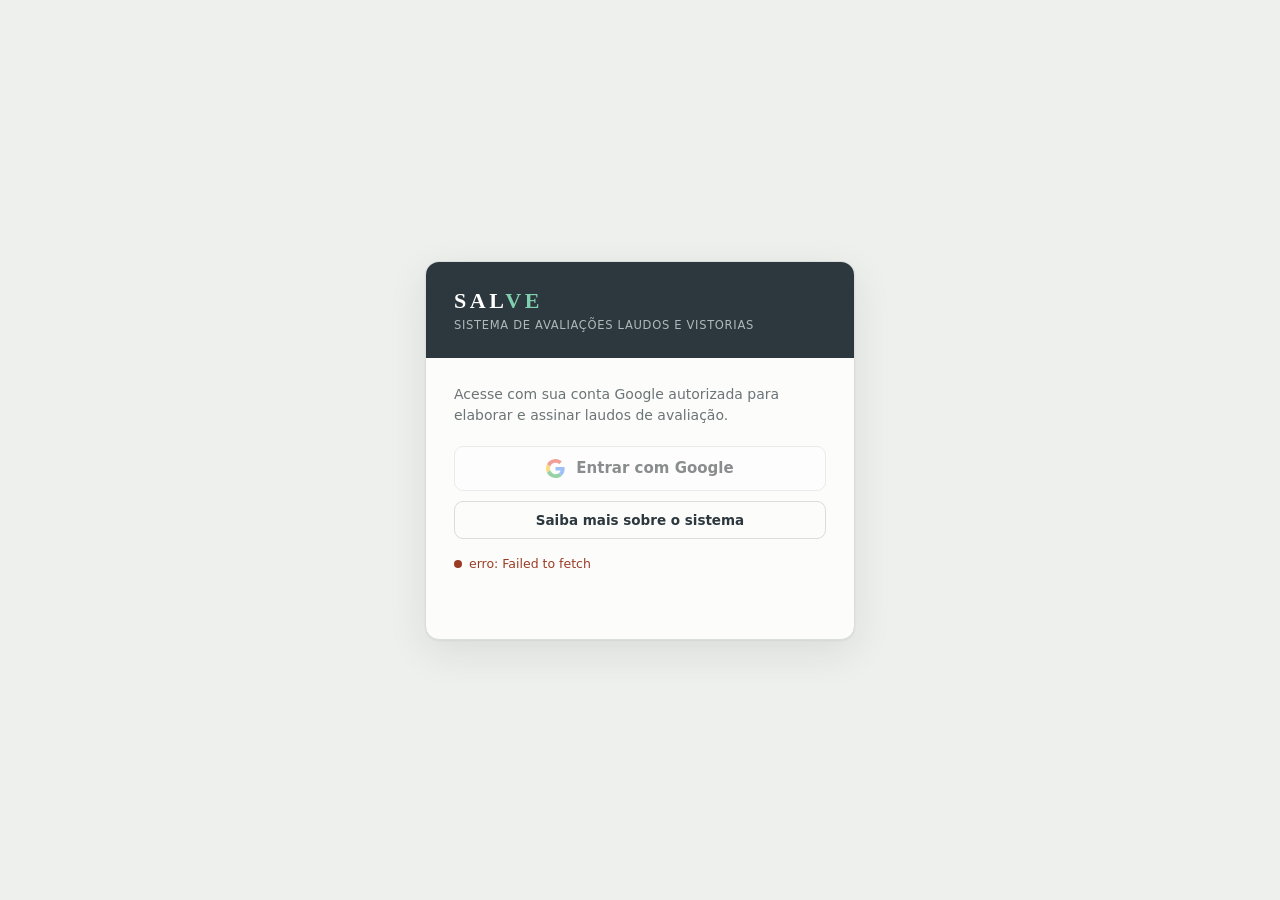
<file: contratos.html>
<!DOCTYPE html>
<html lang="pt-BR">
<head>
<!-- CSP: script-src ainda precisa de 'unsafe-inline' porque todo o JS do app vive
     inline em cada HTML (sem etapa de build); script-src 'self' sozinho fecharia
     a execucao das paginas. accounts.google.com cobre o SDK de login (GSI) e o
     popup/iframe de autenticacao; salve-backend.onrender.com e a API. -->
<meta http-equiv="Content-Security-Policy" content="default-src 'self'; script-src 'self' 'unsafe-inline' https://accounts.google.com; style-src 'self' 'unsafe-inline' https://fonts.googleapis.com; font-src 'self' https://fonts.gstatic.com; img-src 'self' data: blob:; connect-src 'self' https://salve-backend.onrender.com https://accounts.google.com https://oauth2.googleapis.com https://www.googleapis.com; frame-src https://accounts.google.com; object-src 'none'; base-uri 'none'; form-action 'self';">
<meta charset="UTF-8"><meta name="viewport" content="width=device-width, initial-scale=1.0, viewport-fit=cover">
<title>SALVe — Contratos</title>
<link rel="manifest" href="manifest.webmanifest">
<meta name="theme-color" content="#2C383D">
<meta name="mobile-web-app-capable" content="yes">
<meta name="apple-mobile-web-app-capable" content="yes">
<meta name="apple-mobile-web-app-status-bar-style" content="black-translucent">
<meta name="apple-mobile-web-app-title" content="SALVe">
<link rel="icon" href="favicon-48.png">
<link rel="apple-touch-icon" href="apple-touch-icon.png">
<link rel="preconnect" href="https://fonts.googleapis.com"><link rel="preconnect" href="https://fonts.gstatic.com" crossorigin>
<link href="https://fonts.googleapis.com/css2?family=IBM+Plex+Sans:wght@400;500;600;700&family=IBM+Plex+Sans+Condensed:wght@600;700&family=IBM+Plex+Mono:wght@400;500;600&display=swap" rel="stylesheet">
<script src="config.js"></script>
<script src="vendor/jspdf.umd.min.js"></script>
<style>
  :root{--paper:#EEF0ED;--sheet:#FCFCFB;--ink:#1B2021;--muted:#6B7476;--steel:#2C383D;--hair:#D9DEDA;--hair2:#E7EAE6;--value:#0B6E4F;--value-bg:#E7F1EC;--blue:#16506B;--blue-bg:#E5EEF2;--warn:#9A3B24;--warn-bg:#f3e2dd;}
  *{box-sizing:border-box}html,body{margin:0}
  body{background:var(--paper);color:var(--ink);font-family:"IBM Plex Sans",system-ui,sans-serif;font-size:14px}
  .mono{font-family:"IBM Plex Mono",monospace;font-variant-numeric:tabular-nums}
  .nav{background:var(--steel);color:#fff;display:flex;align-items:center;gap:6px;padding:11px 22px;flex-wrap:wrap;position:sticky;top:0;z-index:10}
  .nav .brand{font-family:"IBM Plex Sans Condensed";font-weight:700;letter-spacing:.14em;text-transform:uppercase;font-size:16px;margin-right:14px}
  .nav .brand b{color:#7fd0ae}
  .nav a{color:#c9d2d4;text-decoration:none;font-size:13px;font-weight:600;padding:6px 11px;border-radius:7px}
  .nav a:hover{background:rgba(255,255,255,.08);color:#fff}.nav a.active{background:rgba(255,255,255,.14);color:#fff}
  .nav .grow{flex:1}.nav .me{font-size:12px;color:#aeb9bc;display:flex;gap:8px;align-items:center}.nav .me b{color:#fff}
  .nav .role{font-size:10px;text-transform:uppercase;letter-spacing:.05em;background:rgba(255,255,255,.14);padding:2px 7px;border-radius:20px}
  .nav .out{background:none;border:1px solid rgba(255,255,255,.25);color:#fff;font:inherit;font-size:12px;font-weight:600;padding:5px 11px;border-radius:7px;cursor:pointer}
  .wrap{max-width:1000px;margin:22px auto 60px;padding:0 20px}
  .card{background:var(--sheet);border:1px solid var(--hair);border-radius:11px;overflow:hidden;box-shadow:0 1px 2px rgba(27,32,33,.05);margin-bottom:20px}
  .ch{padding:14px 18px;border-bottom:1px solid var(--hair2);display:flex;justify-content:space-between;align-items:center;gap:10px}
  .ch h2{margin:0;font-family:"IBM Plex Sans Condensed";font-weight:600;text-transform:uppercase;letter-spacing:.07em;font-size:13.5px;color:var(--steel)}
  .addrow{display:flex;gap:10px;padding:14px 18px;flex-wrap:wrap;align-items:end}
  .fld{display:flex;flex-direction:column;gap:4px}.fld label{font-size:10px;text-transform:uppercase;letter-spacing:.04em;color:var(--muted);font-weight:600}
  .fld input,.fld select,.fld textarea{font:inherit;font-size:13px;border:1px solid var(--hair);border-radius:7px;padding:7px 9px;background:#fff;width:100%}
  .fld input:focus,.fld select:focus,.fld textarea:focus{outline:none;border-color:var(--blue);box-shadow:0 0 0 3px var(--blue-bg)}
  .fld textarea{resize:vertical;min-height:52px;line-height:1.5}
  #acCampo{display:block}
  #acCampo select,#acCampo input{font:inherit;font-size:13px;border:1px solid var(--hair);border-radius:7px;padding:7px 9px;background:#fff;width:100%}
  .fld.num{width:130px}.fld.cli{flex:1;min-width:160px}.fld.desc{flex:2;min-width:180px}
  .btn{font:inherit;font-size:13px;font-weight:600;cursor:pointer;border:1px solid var(--steel);background:var(--steel);color:#fff;border-radius:8px;padding:8px 15px;text-decoration:none;display:inline-block}
  .btn:hover{background:#1f2a2e}.btn.ghost{background:transparent;color:var(--steel);border-color:var(--hair)}.btn.ghost:hover{background:#f4f6f3}
  .btn.sm{padding:5px 10px;font-size:12px}
  .btn.danger{border-color:var(--warn);background:transparent;color:var(--warn)}.btn.danger:hover{background:var(--warn-bg)}
  table{width:100%;border-collapse:collapse}
  th{font-size:10px;text-transform:uppercase;letter-spacing:.05em;color:var(--muted);text-align:left;padding:10px 18px;border-bottom:1px solid var(--hair2);font-weight:600}
  th.r,td.r{text-align:right}
  td{padding:11px 18px;border-bottom:1px solid var(--hair2);font-size:13px;vertical-align:middle}
  tr:last-child td{border-bottom:0}
  tbody.click tr{cursor:pointer}tbody.click tr:hover{background:#f4f6f3}
  .val{font-family:"IBM Plex Mono";font-weight:600;color:var(--value)}
  .pill{font-size:10.5px;text-transform:uppercase;letter-spacing:.04em;padding:2px 8px;border-radius:20px;font-weight:600}
  .pill.ok{background:var(--value-bg);color:var(--value)}.pill.no{background:var(--warn-bg);color:var(--warn)}.pill.pdf{background:#eef2f8;color:var(--blue)}
  .empty{padding:26px 18px;color:var(--muted);text-align:center}
  .back{background:none;border:0;color:var(--blue);font:inherit;font-weight:600;cursor:pointer;font-size:13px;padding:0}
  .grid{display:grid;gap:12px 16px;padding:16px 18px}
  .g2{grid-template-columns:1fr 1fr}.g3{grid-template-columns:1fr 1fr 1fr}.spanall{grid-column:1/-1}
  @media(max-width:640px){.g2,.g3{grid-template-columns:1fr}}
  .dtabs{display:flex;gap:6px;margin:10px 0 16px}
  .dtab{font:inherit;font-size:13px;font-weight:600;cursor:pointer;border:1px solid var(--hair);background:var(--sheet);color:var(--muted);padding:8px 15px;border-radius:8px}
  .dtab.on{background:var(--steel);border-color:var(--steel);color:#fff}
  .acts{display:flex;gap:6px;justify-content:flex-end;flex-wrap:wrap}
  .toast{position:fixed;bottom:20px;left:50%;transform:translateX(-50%);background:var(--steel);color:#fff;padding:10px 18px;border-radius:8px;font-size:13px;opacity:0;transition:opacity .2s;pointer-events:none;z-index:60}.toast.show{opacity:1}
  .gate{max-width:460px;margin:80px auto;text-align:center;color:var(--muted)}

  /* ---- PWA / responsivo (mobile sem distorção) ---- */
  @supports(padding:env(safe-area-inset-top)){
    .nav{padding-top:calc(11px + env(safe-area-inset-top))}
    .toolbar{padding-top:calc(9px + env(safe-area-inset-top))}
  }
  @media(max-width:680px){
    .wrap{padding:0 12px}
    .nav{gap:4px;padding-left:14px;padding-right:14px}
    .nav .brand{font-size:15px;margin-right:8px}
    .nav a{padding:6px 8px;font-size:12.5px}
    .card{overflow-x:auto}
    table{min-width:520px}
    .addrow{padding:12px 14px}
    th,td{padding:9px 12px}
    .body{padding-left:14px;padding-right:14px}
    .doc-head{padding-left:16px;padding-right:16px}
    .dtabs,.tabs{flex-wrap:wrap}
  }
</style>
</head>
<body>
  <div class="nav">
    <span class="brand">SAL<b>Ve</b></span>
    <a href="processos.html">Perícias</a>
    <a href="contratos.html" class="active">Contratos</a>
    <a href="bens.html">Laudos</a>
    <a href="normas.html">Normas e prazos</a>
    <a href="admin.html">Usuários</a>
    <span class="grow"></span><span class="me" id="me"></span>
    <button class="out" id="btnOut">Sair</button>
  </div>

  <div class="wrap" id="wrap" style="display:none">
    <!-- LISTA -->
    <div id="viewList">
      <div class="card">
        <div class="ch"><h2>Novo contrato</h2></div>
        <div class="addrow">
          <div class="fld num"><label>Número</label><input id="cNumero" placeholder="001/2026"></div>
          <div class="fld cli"><label>Cliente</label><input id="cCliente" placeholder="nome do cliente"></div>
          <div class="fld desc"><label>Objeto (opcional)</label><input id="cDesc" placeholder="objeto do contrato"></div>
          <button class="btn" id="btnNovo">Criar contrato</button>
        </div>
      </div>
      <div class="card">
        <div class="ch"><h2>Contratos</h2><span id="scopeHint" style="font-size:11.5px;color:var(--muted)"></span></div>
        <table><thead><tr><th>Número</th><th>Cliente</th><th class="r">Itens</th><th class="r">Laudos</th><th class="r">Valor total</th></tr></thead>
        <tbody class="click" id="listBody"></tbody></table>
      </div>
    </div>

    <!-- DETALHE -->
    <div id="viewDetail" style="display:none">
      <button class="back" id="btnBack">&larr; voltar aos contratos</button>
      <h2 id="dTitulo" style="font-family:'IBM Plex Sans Condensed';margin:8px 0 2px">Contrato</h2>
      <div class="dtabs">
        <button class="dtab on" id="tabDados">Dados do contrato</button>
        <button class="dtab" id="tabAcervo">Acervo de laudos</button>
        <button class="dtab" id="tabAcessos">Acessos</button>
      </div>

      <!-- ABA 1: DADOS -->
      <div id="paneDados">
        <div class="card">
          <div class="ch"><h2>Identificação</h2><button class="btn sm" id="btnSalvarC">Salvar contrato</button></div>
          <div class="grid g3">
            <div class="fld"><label>Número</label><input id="k_numero"></div>
            <div class="fld"><label>Data de contratação</label><input type="date" id="k_dataContratacao" class="mono"></div>
            <div class="fld"><label>Situação</label><select id="k_situacao"><option>Em andamento</option><option>Concluído</option><option>Cancelado</option></select></div>
          </div>
          <div class="ch" style="border-top:1px solid var(--hair2)"><h2>Contratante</h2></div>
          <div class="grid g2">
            <div class="fld"><label>Razão social / nome</label><input id="k_cliente"></div>
            <div class="fld"><label>CNPJ / CPF</label><input id="k_documento" class="mono"></div>
            <div class="fld spanall"><label>Endereço</label><input id="k_endereco"></div>
            <div class="fld"><label>Cidade / UF</label><input id="k_cidadeUF"></div>
            <div class="fld"><label>Contato</label><input id="k_contato"></div>
            <div class="fld"><label>Telefone</label><input id="k_telefone" class="mono"></div>
            <div class="fld"><label>E-mail</label><input id="k_email"></div>
          </div>
          <div class="ch" style="border-top:1px solid var(--hair2)"><h2>Objeto e finalidade</h2></div>
          <div class="grid g2">
            <div class="fld spanall"><label>Objeto do contrato</label><input id="k_objeto"></div>
            <div class="fld"><label>Finalidade da avaliação</label><input id="k_finalidade" placeholder="patrimonial, garantia, seguro…"></div>
            <div class="fld"><label>Objetivo (tipo de valor)</label><input id="k_objetivo" placeholder="valor de mercado, patrimonial…"></div>
            <div class="fld"><label>Data de referência</label><input type="date" id="k_dataReferencia" class="mono"></div>
            <div class="fld"><label>Prazo de entrega</label><input type="date" id="k_prazo" class="mono"></div>
            <div class="fld spanall"><label>Pressupostos e condições gerais</label><textarea id="k_pressupostos"></textarea></div>
          </div>
          <div class="ch" style="border-top:1px solid var(--hair2)"><h2>Responsável técnico</h2></div>
          <div class="grid g3">
            <div class="fld"><label>Engenheiro</label><input id="k_engenheiro"></div>
            <div class="fld"><label>CREA</label><input id="k_crea" class="mono"></div>
            <div class="fld"><label>Empresa</label><input id="k_empresa"></div>
          </div>
        </div>
      </div>

      <!-- ABA 2: ACERVO -->
      <div id="paneAcervo" style="display:none">
        <div class="card">
          <div class="ch"><h2>Equipamentos e laudos <span id="dTot" class="val" style="margin-left:8px"></span></h2>
            <span style="display:flex;gap:8px;flex-wrap:wrap"><a class="btn ghost" id="dPdfContrato" href="#">Gerar PDF do contrato</a><a class="btn" id="dAdd" href="#">+ Adicionar item</a></span></div>
          <table><thead><tr><th>Bem</th><th>Conformidade</th><th class="r">Valor adotado</th><th>Laudo PDF</th><th></th></tr></thead>
          <tbody id="itensBody"></tbody></table>
        </div>
        <div style="font-size:11.5px;color:var(--muted);padding:0 4px">O PDF de cada laudo é gerado a partir dos dados do equipamento e do contrato, e fica armazenado neste contrato.</div>
      </div>

      <!-- ABA 3: ACESSOS -->
      <div id="paneAcessos" style="display:none">
        <div class="card">
          <div class="ch"><h2>Quem tem acesso a este contrato</h2><span id="acHint" style="font-size:11.5px;color:var(--muted)"></span></div>
          <div class="addrow" id="acAdd">
            <div class="fld cli"><label>Usuário</label><span id="acCampo"><select id="acEmail"></select></span></div>
            <button class="btn" id="btnConceder">Conceder acesso</button>
          </div>
          <table><thead><tr><th>Usuário</th><th>Vínculo</th><th></th></tr></thead><tbody id="acBody"></tbody></table>
        </div>
        <div style="font-size:11.5px;color:var(--muted);padding:0 4px">Quem recebe acesso enxerga o contrato, seus itens e o acervo de laudos, mas não pode conceder acesso nem excluir o contrato. O usuário também precisa estar autorizado a entrar no sistema (aba Usuários).</div>
      </div>
    </div>
  </div>

  <div class="gate" id="gate" style="display:none"></div>
  <div class="toast" id="toast"></div>

<!-- motor de cálculo -->
<script>
function universais(b){const vn=+b.vn||0,vrFrac=+b.vrFrac||0,idadeMeses=+b.idadeMeses||0,Tmeses=+b.Tmeses||0;return{vn,vrFrac,vrAbs:vn*vrFrac,idadeMeses,Tmeses,tAnos:idadeMeses/12,tanos:Tmeses/12};}
function evalExpr(s,vars){let i=0;const F={exp:Math.exp,ln:Math.log,log:Math.log10,sqrt:Math.sqrt,abs:Math.abs,pow:Math.pow,min:Math.min,max:Math.max};const ws=()=>{while(i<s.length&&/\s/.test(s[i]))i++;};function ex(){let v=tm();ws();while(s[i]==='+'||s[i]==='-'){const o=s[i++];const r=tm();v=o==='+'?v+r:v-r;ws();}return v;}function tm(){let v=fa();ws();while(s[i]==='*'||s[i]==='/'){const o=s[i++];const r=fa();v=o==='*'?v*r:v/r;ws();}return v;}function fa(){let v=un();ws();if(s[i]==='^'){i++;return Math.pow(v,fa());}return v;}function un(){ws();if(s[i]==='-'){i++;return -un();}if(s[i]==='+'){i++;return un();}return pr();}function pr(){ws();if(s[i]==='('){i++;const v=ex();ws();if(s[i++]!==')')throw 0;return v;}let m=/^[0-9]*\.?[0-9]+([eE][+-]?[0-9]+)?/.exec(s.slice(i));if(m){i+=m[0].length;return parseFloat(m[0]);}let id=/^[A-Za-z_][A-Za-z0-9_]*/.exec(s.slice(i));if(id){i+=id[0].length;ws();if(s[i]==='('){i++;const a=[];ws();if(s[i]!==')'){a.push(ex());ws();while(s[i]===','){i++;a.push(ex());ws();}}if(s[i++]!==')')throw 0;if(!Object.prototype.hasOwnProperty.call(F,id[0]))throw 0;return F[id[0]](...a);}if(!Object.prototype.hasOwnProperty.call(vars,id[0]))throw 0;return vars[id[0]];}throw 0;}const r=ex();ws();if(i<s.length)throw 0;return r;}
const NOMES={caires:'De Caíres','ross-heidecke':'Ross-Heidecke',criticidade:'Criticidade',cole:'De Cole',economica:'Depreciação Econômica'};
const METODOS={caires:{calcular(u,p){const mu=+p.mu||0,tau=+p.tau||0;const af=0.853081710*Math.exp(0.067348748*tau-0.041679277*mu-0.001022860*mu*tau);const dx=1.347961431/(1+0.347961431*Math.exp(3.579760093*af*(u.idadeMeses/u.Tmeses)));return((1-u.vrFrac)*dx+u.vrFrac)*u.vn;}},'ross-heidecke':{calcular(u,p){const h=+p.h||0;const a=u.tanos?0.5*(u.tAnos/u.tanos+(u.tAnos*u.tAnos)/(u.tanos*u.tanos)):0;return u.vn*(1-(a+(1-a)*h)*(1-u.vrFrac));}},criticidade:{calcular(u,p){const C=typeof p.C==='number'?p.C:Object.values(p.criticidade||{}).reduce((s,v)=>s+(+v||0),0);return u.vn/Math.pow(1+C/100,u.tAnos);}},cole:{calcular(u){const dp=(2*(u.vn-u.vrAbs))/(u.tanos*(u.tanos+1));return u.vn-(u.tAnos*(2*u.tanos-u.tAnos+1)*dp)/2;}},economica:{calcular(u,p){const a=u.tanos?0.5*(u.tAnos/u.tanos+(u.tAnos*u.tAnos)/(u.tanos*u.tanos)):0;try{return evalExpr(String(p.formula||'Vn*(1-t/T)'),{Vn:u.vn,Vr:u.vrFrac,VrAbs:u.vrAbs,t:u.tAnos,T:u.tanos,tm:u.idadeMeses,Tm:u.Tmeses,alpha:a});}catch(e){return null;}}}};
const ORDEM=['caires','ross-heidecke','criticidade','cole','economica'];
function resultadosBem(bem){const u=universais(bem),params=bem.params||{};return ORDEM.map(id=>{let v;try{v=METODOS[id].calcular(u,params[id]||{});}catch(e){v=null;}return{metodo:NOMES[id],va:v,incluido:params[id]?.incluido!==false};});}
function valorBem(bem){if(Number.isFinite(bem.valorAdotado))return bem.valorAdotado;const params=bem.params||{};const res=resultadosBem(bem);const vals=res.filter(m=>m.incluido&&Number.isFinite(m.va)).map(m=>m.va);const crit=bem.adotado?.criterio||'media';let a;if(crit!=='media'){const m=res.find((_,i)=>ORDEM[i]===crit);a=m&&Number.isFinite(m.va)?m.va:NaN;}else a=vals.length?vals.reduce((s,v)=>s+v,0)/vals.length:NaN;if(bem.adotado?.arredondar&&Number.isFinite(a)){const p=a*.01;a=p?Math.round(a/p)*p:a;}return a;}
const REQ=[['f_cliente'],['f_tipovalor'],['f_finalidade'],['f_nome','f_descricao'],['f_docs'],['f_pressupostos'],['f_vn','f_T'],['__mem__'],['f_metodologia','f_metodojustif'],['f_fundamentacao'],['__val__','f_dataref'],['f_aval','f_crea'],['f_localelab','f_dataelab'],['__p5__']];
function conformeBem(bem){const val=valorBem(bem);const res={__mem__:true,__val__:Number.isFinite(val),__p5__:true};const l=bem.laudo||{};return REQ.every(cs=>cs.every(c=>c in res?res[c]:(l[c]!=null&&String(l[c]).trim()!=="")));}
</script>

<script>
"use strict";
const $=id=>document.getElementById(id);
const store=(()=>{try{return JSON.parse(localStorage.getItem("salve_api")||"null")}catch(e){return null}})();
const BASE=((window.SALVE_API||"")||store?.base||"").replace(/\/$/,"");
const TOKEN=store?.token||"";
const QS=new URLSearchParams(location.search);
let me=null, CONTRATOS=[], BENS=[], CURRENT=null, LAUDOS=[], ACESSOS={acessos:[],dono:null,podeGerir:false}, USERS=[];
const brl=v=>Number.isFinite(v)?"R$ "+v.toLocaleString("pt-BR",{minimumFractionDigits:2,maximumFractionDigits:2}):"—";
const fmt=ms=>{if(!ms)return "—";try{return new Date(ms).toLocaleDateString("pt-BR",{day:"2-digit",month:"2-digit",year:"numeric"})}catch(e){return "—"}};
function toast(m){const t=$("toast");t.textContent=m;t.classList.add("show");setTimeout(()=>t.classList.remove("show"),2600);}
function gate(h){$("wrap").style.display="none";const g=$("gate");g.style.display="block";g.innerHTML=h;}
if(!BASE||!TOKEN) location.href="index.html";

async function api(path,opts={}){const init={...opts,headers:{"Content-Type":"application/json","Authorization":"Bearer "+TOKEN,...(opts.headers||{})}};let timer;if(opts.timeoutMs){const ac=new AbortController();init.signal=ac.signal;timer=setTimeout(()=>ac.abort(),opts.timeoutMs);}let r;try{r=await fetch(BASE+path,init);}catch(e){if(e.name==="AbortError")throw new Error("Tempo esgotado aguardando resposta — tente novamente.");throw e;}finally{if(timer)clearTimeout(timer);}const j=await r.json().catch(()=>({}));if(r.status===401){try{localStorage.removeItem("salve_api")}catch(e){};location.href="index.html";throw new Error("sessão");}if(!r.ok||j.ok===false)throw new Error(j.error||("HTTP "+r.status));return j.data;}
$("btnOut").onclick=async()=>{try{await api("/api/auth/logout",{method:"POST"})}catch(e){};try{localStorage.removeItem("salve_api")}catch(e){};location.href="index.html";};

const bensDoContrato=cid=>BENS.filter(b=>b.contrato===cid);
const totalContrato=cid=>bensDoContrato(cid).reduce((s,b)=>{const v=valorBem(b);return s+(Number.isFinite(v)?v:0);},0);

async function carregar(){
  try{ me=await api("/api/auth/me"); }catch(e){ gate("Não foi possível validar a sessão."); return; }
  $("me").innerHTML=`<b>${me.name||me.email}</b><span class="role">${me.role}</span>`;
  $("scopeHint").textContent = me.role==="admin" ? "admin — todos os contratos" : "seus contratos";
  $("wrap").style.display="block";
  try{ [CONTRATOS,BENS]=await Promise.all([api("/api/salve/contratos"),api("/api/salve/bens")]); }
  catch(e){ toast("Erro ao carregar: "+e.message); }
  renderList();
  const c=QS.get("c"); if(c) abrir(c);
}

function renderList(){
  const b=$("listBody");
  if(!CONTRATOS.length){ b.innerHTML=`<tr><td colspan="5" class="empty">Nenhum contrato ainda. Crie o primeiro acima.</td></tr>`; return; }
  b.innerHTML=CONTRATOS.slice().sort((x,y)=>(y._updatedAt||0)-(x._updatedAt||0)).map(c=>`<tr data-id="${c.id}">
      <td><b>${c.numero||"(sem número)"}</b></td><td>${c.cliente||"—"}</td>
      <td class="r mono">${bensDoContrato(c.id).length}</td>
      <td class="r mono">${(c.laudos||[]).length}</td>
      <td class="r val">${brl(totalContrato(c.id))}</td></tr>`).join("");
  b.querySelectorAll("tr[data-id]").forEach(tr=>tr.onclick=()=>abrir(tr.dataset.id));
}

function preencherForm(c){
  const set=(k,v)=>{const e=$("k_"+k);if(e)e.value=v||"";};
  set("numero",c.numero);set("dataContratacao",c.dataContratacao);set("situacao",c.situacao);
  if(c.situacao&&$("k_situacao"))$("k_situacao").value=c.situacao;
  set("cliente",c.cliente);set("documento",c.documento);set("endereco",c.endereco);set("cidadeUF",c.cidadeUF);
  set("contato",c.contato);set("telefone",c.telefone);set("email",c.email);
  set("objeto",c.objeto||c.descricao);set("finalidade",c.finalidade);set("objetivo",c.objetivo);
  set("dataReferencia",c.dataReferencia);set("prazo",c.prazo);set("pressupostos",c.pressupostos);
  set("engenheiro",c.engenheiro);set("crea",c.crea);set("empresa",c.empresa);
}
function coletarForm(){
  const g=k=>{const e=$("k_"+k);return e?e.value:"";};
  return { numero:g("numero"),dataContratacao:g("dataContratacao"),situacao:g("situacao"),
    cliente:g("cliente"),documento:g("documento"),endereco:g("endereco"),cidadeUF:g("cidadeUF"),
    contato:g("contato"),telefone:g("telefone"),email:g("email"),
    objeto:g("objeto"),finalidade:g("finalidade"),objetivo:g("objetivo"),
    dataReferencia:g("dataReferencia"),prazo:g("prazo"),pressupostos:g("pressupostos"),
    engenheiro:g("engenheiro"),crea:g("crea"),empresa:g("empresa") };
}

async function abrir(id){
  const c=CONTRATOS.find(x=>x.id===id); if(!c){ toast("Contrato não encontrado"); return; }
  CURRENT=c;
  $("viewList").style.display="none"; $("viewDetail").style.display="block";
  $("dTitulo").textContent="Contrato "+(c.numero||c.id);
  preencherForm(c);
  $("dAdd").href=`ficha-avaliacao.html?contrato=${encodeURIComponent(c.id)}&numero=${encodeURIComponent(c.numero||c.id)}`;
  aba("dados");
  try{ LAUDOS=await api(`/api/salve/contratos/${encodeURIComponent(c.id)}/laudos`); }catch(e){ LAUDOS=c.laudos||[]; }
  renderAcervo();
  history.replaceState(null,"","contratos.html?c="+encodeURIComponent(c.id));
}

function renderAcervo(){
  const itens=bensDoContrato(CURRENT.id);
  $("dTot").textContent="total "+brl(totalContrato(CURRENT.id));
  const metaOf=id=>LAUDOS.find(l=>l.bemId===id);
  const podeExcluir=id=>{const b=BENS.find(x=>x.id===id);return me.role==="admin"||(b&&b._ownerEmail===me.email);};
  const tb=$("itensBody");
  if(!itens.length){ tb.innerHTML=`<tr><td colspan="5" class="empty">Nenhum item ainda. Use <b>+ Adicionar item</b>.</td></tr>`; return; }
  tb.innerHTML=itens.map(x=>{ const m=metaOf(x.id);
    return `<tr>
      <td><b>${x.nome||"(sem nome)"}</b><br><span class="mono" style="font-size:11px;color:var(--muted)">${x.id}</span></td>
      <td>${conformeBem(x)?'<span class="pill ok">conforme</span>':'<span class="pill no">pendente</span>'}</td>
      <td class="r val">${brl(valorBem(x))}</td>
      <td>${m?`<span class="pill pdf">PDF · ${fmt(m.at)}</span>`:'<span style="color:var(--muted);font-size:12px">—</span>'}</td>
      <td><div class="acts">
        <button class="btn ghost sm" data-gen="${x.id}">${m?'Atualizar PDF':'Gerar PDF'}</button>
        ${m?`<button class="btn ghost sm" data-dl="${x.id}">Baixar</button>`:''}
        <a class="btn ghost sm" href="ficha-avaliacao.html?contrato=${encodeURIComponent(CURRENT.id)}&id=${encodeURIComponent(x.id)}">Editar</a>
        ${podeExcluir(x.id)?`<button class="btn danger sm" data-del="${x.id}">Excluir</button>`:''}
      </div></td></tr>`;
  }).join("");
  tb.querySelectorAll("[data-gen]").forEach(b=>b.onclick=()=>gerarEArmazenar(b.dataset.gen));
  tb.querySelectorAll("[data-dl]").forEach(b=>b.onclick=()=>baixar(b.dataset.dl));
  tb.querySelectorAll("[data-del]").forEach(b=>b.onclick=()=>excluirBem(b.dataset.del));
}

// ---- PDF ----
function renderLaudo(doc, bem, novaPagina){
  const c=CURRENT, L=bem.laudo||{}; const val=valorBem(bem);
  // ABNT NBR 14724: A4; margens 3/3/2/2 cm (sup/esq/inf/dir); fonte serifada (Times) 12;
  // entrelinha 1,5; texto justificado; número de página no canto superior direito.
  const ML=30, MT=30, MR=20, MB=20, PW=210, PH=297, TW=PW-ML-MR;
  const LH=s=>s*0.3527778*1.5;                 // altura de linha (mm) com entrelinha 1,5
  doc.setLineHeightFactor(1.5);
  let y = novaPagina ? (doc.addPage(), MT) : MT;
  function ensure(h){ if(y+h>PH-MB){ doc.addPage(); y=MT; } }
  function par(txt,o){ o=o||{}; const size=o.size||12, bold=!!o.bold, align=o.align||"justify", gap=(o.gap==null?2:o.gap), indent=o.indent||0;
    doc.setFont("times",bold?"bold":"normal"); doc.setFontSize(size); doc.setTextColor(0);
    const w=TW-indent-0.5;   // folga p/ arredondamento (mantém a margem de 2 cm)
    const lines=doc.splitTextToSize(String(txt==null?"—":txt), w);
    const h=lines.length*LH(size); ensure(h);
    if(align==="center"){
      // jsPDF centraliza EM TORNO do x informado → usar o centro da mancha de texto
      doc.text(lines, ML+TW/2, y, {align:"center"});
    } else if(align==="justify" && lines.length>1){
      // justifica todas menos a última linha (a última fica alinhada à esquerda)
      const ult=lines.pop();
      doc.text(lines, ML+indent, y, {align:"justify", maxWidth:w});
      doc.text(ult, ML+indent, y+(lines.length)*LH(size));
      lines.push(ult);
    } else {
      doc.text(lines, ML+indent, y);
    }
    y+=h+gap;
  }
  const dbr=v=>{ const m=/^(\d{4})-(\d{2})-(\d{2})$/.exec(String(v||"")); return m?`${m[3]}/${m[2]}/${m[1]}`:(v||""); };
  function secao(t){ ensure(LH(12)+2); doc.setFont("times","bold");doc.setFontSize(12);doc.setTextColor(0);doc.text(t,ML,y); y+=LH(12)+1; }
  function campo(k,v){ doc.setFontSize(12); const kb=k+": ";
    doc.setFont("times","bold"); const kw=doc.getTextWidth(kb);
    doc.setFont("times","normal"); const vlines=doc.splitTextToSize(String(v==null||v===""?"—":v), TW-kw-0.5);
    const h=Math.max(1,vlines.length)*LH(12); ensure(h);
    doc.setFont("times","bold"); doc.text(kb,ML,y);
    doc.setFont("times","normal"); doc.text(vlines,ML+kw,y);
    y+=h+1;
  }

  par("LAUDO DE AVALIAÇÃO",{size:12,bold:true,align:"center",gap:5});
  par("Elaborado em conformidade com a ABNT NBR 14653-1 e ABNT NBR 14653-5 — método de custos com depreciação.",{size:10,align:"center",gap:7});

  secao("1  Contrato");
  campo("Número", c.numero);
  campo("Contratante", c.cliente);
  campo("Finalidade da avaliação", c.finalidade||L.f_finalidade);
  campo("Objetivo (tipo de valor)", c.objetivo||L.f_tipovalor);
  campo("Data de referência", dbr(c.dataReferencia||L.f_dataref));
  y+=3;

  secao("2  Identificação e caracterização do bem");
  campo("Bem avaliado", bem.nome);
  if(L.f_descricao) par(L.f_descricao,{gap:2});
  campo("Localização", [bem.area,bem.setor,bem.local].filter(Boolean).join(" · "));
  campo("Valor do bem novo", brl(+bem.vn||0));
  campo("Valor residual", ((+bem.vrFrac||0)*100).toFixed(0)+"%");
  campo("Idade real", (+bem.idadeMeses||0)+" meses");
  campo("Vida útil", (+bem.Tmeses||0)+" meses");
  y+=3;

  secao("3  Metodologia e memória de cálculo");
  par(L.f_metodojustif||"Adotado o método de custos com depreciação, conforme a ABNT NBR 14653-5, ante a escassez de dados de mercado para o bem usado.",{gap:3});
  const body=resultadosBem(bem).map(m=>[m.metodo, m.incluido&&Number.isFinite(m.va)?brl(m.va):"não incluído"]);
  const rows=[["Método de depreciação","Valor"]].concat(body);
  const col1=TW*0.68, col2=TW-col1, rh=8;
  ensure(rows.length*rh+2);
  let ty=y;
  rows.forEach(function(r,ri){ const head=ri===0;
    doc.setFont("times",head?"bold":"normal"); doc.setFontSize(11); doc.setTextColor(20);
    if(head){ doc.setFillColor(238,238,238); doc.rect(ML,ty,TW,rh,"F"); }
    doc.setDrawColor(120); doc.setLineWidth(0.1);
    doc.rect(ML,ty,col1,rh); doc.rect(ML+col1,ty,col2,rh);
    doc.text(String(r[0]),ML+2,ty+rh-3);
    doc.text(String(r[1]),ML+col1+col2-2,ty+rh-3,{align:"right"});
    ty+=rh;
  });
  y=ty+6;

  secao("4  Memorial de cálculo");
  {
    const P=bem.params||{}, vn2=+bem.vn||0, vr2=+bem.vrFrac||0, im=+bem.idadeMeses||0, Tm=+bem.Tmeses||0;
    const ta=im/12, Ta=Tm/12, vrAbs=vn2*vr2, rt=Tm?im/Tm:0;
    const nf=(x,d)=>Number(x).toLocaleString("pt-BR",{minimumFractionDigits:d,maximumFractionDigits:d});
    const n0=x=>Number(x).toLocaleString("pt-BR",{maximumFractionDigits:0});
    const eq=t=>{ doc.setFont("times","normal");doc.setFontSize(11);doc.setTextColor(0); const ls=doc.splitTextToSize(t,TW-0.5); const h=ls.length*LH(11); ensure(h); doc.text(ls,ML,y); y+=h+0.6; };
    const subm=t=>{ ensure(LH(11)+2); doc.setFont("times","bold");doc.setFontSize(11);doc.setTextColor(0); doc.text(t,ML,y); y+=LH(11)+0.6; };
    const leg=t=>{ doc.setFont("times","italic");doc.setFontSize(10);doc.setTextColor(90); const ls=doc.splitTextToSize(t,TW-0.5); const h=ls.length*LH(10); ensure(h); doc.text(ls,ML,y); y+=h+0.6; doc.setTextColor(0); };
    const inc=id=>P[id]?.incluido!==false;
    leg("Variáveis gerais: Vn = valor do bem novo; Vr = valor residual (fração); t = idade real; T = vida útil; Va = valor depreciado (atual)."); y+=1;
    if(inc("caires")){ const mu=+P.caires?.mu||0,tau=+P.caires?.tau||0;
      const af=0.853081710*Math.exp(0.067348748*tau-0.041679277*mu-0.001022860*mu*tau);
      const dx=1.347961431/(1+0.347961431*Math.exp(3.579760093*af*rt)); const va=((1-vr2)*dx+vr2)*vn2;
      subm("De Caíres"); leg("onde: µ = coeficiente de manutenção; tau = regime de trabalho; AF = fator de idade; Dx = coeficiente de depreciação.");
      eq("AF = 0,853082 · e^(0,067349·tau - 0,041679·mu - 0,001023·mu·tau)");
      eq("AF = 0,853082 · e^(0,067349·"+n0(tau)+" - 0,041679·"+n0(mu)+" - 0,001023·"+n0(mu*tau)+") = "+nf(af,6));
      eq("Dx = 1,347961 / [1 + 0,347961 · e^(3,579760·AF·t/T)]");
      eq("Dx = 1,347961 / [1 + 0,347961 · e^(3,579760·"+nf(af,6)+"·"+n0(im)+"/"+n0(Tm)+")] = "+nf(dx,6));
      eq("Va = [(1 - Vr)·Dx + Vr]·Vn = [(1 - "+nf(vr2,2)+")·"+nf(dx,6)+" + "+nf(vr2,2)+"]·"+brl(vn2)+" = "+brl(va)); y+=1.5; }
    if(inc("ross-heidecke")){ const h=+(P["ross-heidecke"]&&P["ross-heidecke"].h)||0; const al=Ta?0.5*(ta/Ta+(ta*ta)/(Ta*Ta)):0;
      const dx=(al+(1-al)*h)*(1-vr2); const va=vn2*(1-dx);
      subm("Ross-Heidecke"); leg("onde: alpha = fator de Ross (idade/vida útil); h = estado de conservação (Heidecke); Dx = coeficiente de depreciação.");
      eq("alpha = 0,5·(t/T + t²/T²) = 0,5·("+n0(im)+"/"+n0(Tm)+" + "+n0(im)+"²/"+n0(Tm)+"²) = "+nf(al,4));
      eq("Dx = (alpha + (1 - alpha)·h)·(1 - Vr) = ("+nf(al,4)+" + "+nf(1-al,4)+"·"+nf(h,4)+")·"+nf(1-vr2,2)+" = "+nf(dx,6));
      eq("Va = Vn·(1 - Dx) = "+brl(vn2)+"·(1 - "+nf(dx,6)+") = "+brl(va)); y+=1.5; }
    if(inc("criticidade")){ const sc=(P.criticidade&&P.criticidade.criticidade)||{}; const C=(P.criticidade&&typeof P.criticidade.C==="number")?P.criticidade.C:Object.values(sc).reduce((s,v)=>s+(+v||0),0);
      const va=vn2/Math.pow(1+C/100,ta);
      subm("Criticidade"); leg("onde: C = índice de criticidade (soma das variáveis); t em anos.");
      eq("C = soma das variáveis = "+n0(C));
      eq("Va = Vn / (1 + C/100)^t = "+brl(vn2)+" / (1 + "+n0(C)+"/100)^"+nf(ta,2)+" = "+brl(va)); y+=1.5; }
    if(inc("cole")){ const dp=(2*(vn2-vrAbs))/(Ta*(Ta+1)); const da=(ta*(2*Ta-ta+1)*dp)/2; const va=vn2-da;
      subm("De Cole"); leg("onde: Dp = depreciação por período; Da = depreciação acumulada; t e T em anos.");
      eq("Dp = 2·(Vn - Vr) / [T·(T+1)] = 2·("+brl(vn2)+" - "+brl(vrAbs)+") / ["+nf(Ta,0)+"·("+nf(Ta,0)+"+1)] = "+brl(dp));
      eq("Da = t·(2T - t + 1)·Dp/2 = "+nf(ta,0)+"·(2·"+nf(Ta,0)+" - "+nf(ta,0)+" + 1)·"+brl(dp)+"/2 = "+brl(da));
      eq("Va = Vn - Da = "+brl(vn2)+" - "+brl(da)+" = "+brl(va)); y+=1.5; }
    if(inc("economica")){ subm("Depreciação Econômica"); leg("onde: fórmula definida pelo avaliador; t e T em anos; demais variáveis conforme atributos.");
      eq("Va = "+((P.economica&&P.economica.formula)||"Vn*(1 - t/T)")+"    (t, T em anos; Vn e Vr conforme atributos)"); y+=1.5; }
  }
  y+=2;
  secao("5  Resultado");
  ensure(LH(12)); doc.setFont("times","bold");doc.setFontSize(12);doc.text("Valor adotado: "+brl(val),ML,y); y+=LH(12)+1;
  campo("Critério de consolidação", (!bem.adotado||bem.adotado.criterio==="media"||!bem.adotado.criterio)?"média dos métodos":(NOMES[bem.adotado.criterio]||bem.adotado.criterio));
  campo("Conformidade (NBR 14653-1, item 9)", conformeBem(bem)?"laudo conforme":"pendente");
  y+=2;

  let n=6;
  if(L.f_pressupostos){ secao(n+"  Pressupostos e condições limitantes"); par(L.f_pressupostos,{gap:3}); n++; }

  secao(n+"  Responsável técnico");
  campo("Engenheiro", c.engenheiro||L.f_aval);
  campo("CREA", c.crea||L.f_crea);
  campo("Empresa", c.empresa);
  campo("Local e data", [(c.cidadeUF||L.f_localelab||""),dbr(L.f_dataelab)].filter(Boolean).join(", "));

  y+=18; ensure(16);
  doc.setDrawColor(120); doc.line((PW-80)/2, y, (PW+80)/2, y); y+=5;
  doc.setFont("times","normal");doc.setFontSize(10);doc.setTextColor(0);
  doc.text(String(c.engenheiro||L.f_aval||"Responsável técnico"),PW/2,y,{align:"center"}); y+=4.5;
  doc.text("CREA "+(c.crea||L.f_crea||"—"),PW/2,y,{align:"center"});

}

function stampPages(doc){ const PW=210,MR=20; const total=doc.getNumberOfPages();
  for(let i=1;i<=total;i++){ doc.setPage(i); doc.setFont("times","normal");doc.setFontSize(10);doc.setTextColor(0);
    doc.text(String(i),PW-MR,20,{align:"right"}); } }
function novoDoc(){ const { jsPDF }=window.jspdf; return new jsPDF({unit:"mm",format:"a4"}); }
function gerarPDF(bem){ const doc=novoDoc(); renderLaudo(doc,bem,false); stampPages(doc); return doc.output("datauristring"); }
function gerarPDFContrato(itens){ const doc=novoDoc(); itens.forEach((b,i)=>renderLaudo(doc,b,i>0)); stampPages(doc); return doc.output("datauristring"); }
async function gerarEArmazenar(bemId){
  let bem=BENS.find(b=>b.id===bemId); if(!bem)return;
  try{ const fresh=await api("/api/salve/bens/"+encodeURIComponent(bemId)); if(fresh){ bem=fresh; const i=BENS.findIndex(b=>b.id===bemId); if(i>=0)BENS[i]=fresh; } }catch(e){}
  if(!window.jspdf){ toast("Biblioteca de PDF não carregou"); return; }
  toast("Gerando PDF…");
  let uri; try{ uri=gerarPDF(bem); }catch(e){ toast("Erro ao gerar PDF: "+e.message); return; }
  try{ await api(`/api/salve/contratos/${encodeURIComponent(CURRENT.id)}/laudos`,{method:"POST",body:JSON.stringify({bemId,nome:bem.nome||bemId,pdfBase64:uri}),timeoutMs:60000});
    LAUDOS=await api(`/api/salve/contratos/${encodeURIComponent(CURRENT.id)}/laudos`);
    const idx=CONTRATOS.findIndex(x=>x.id===CURRENT.id); if(idx>=0)CONTRATOS[idx].laudos=LAUDOS;
    renderAcervo(); toast("Laudo armazenado no contrato"); }
  catch(e){ toast("Erro ao armazenar: "+e.message); }
}
async function baixar(bemId){
  try{ const d=await api(`/api/salve/contratos/${encodeURIComponent(CURRENT.id)}/laudos/${encodeURIComponent(bemId)}`);
    const bem=BENS.find(b=>b.id===bemId); const a=document.createElement("a");
    a.href=d.pdfBase64; a.download=`laudo-${(bem?.nome||bemId).replace(/[^\w\-]+/g,"_")}.pdf`; a.click(); }
  catch(e){ toast("Erro: "+e.message); }
}
async function excluirBem(bemId){
  const bem=BENS.find(b=>b.id===bemId);
  if(!confirm(`Excluir o bem "${bem?.nome||bemId}"?\nRemove também o laudo em PDF do acervo. A operação é assinada digitalmente e registrada.`)) return;
  try{
    await api("/api/salve/bens/"+encodeURIComponent(bemId),{method:"DELETE"});
    BENS=BENS.filter(b=>b.id!==bemId);
    LAUDOS=LAUDOS.filter(l=>l.bemId!==bemId);
    renderAcervo(); toast("Bem excluído");
  }catch(e){ toast("Erro: "+e.message); }
}
async function excluirLaudo(bemId){
  if(!confirm("Remover o PDF deste laudo do acervo?"))return;
  try{ await api(`/api/salve/contratos/${encodeURIComponent(CURRENT.id)}/laudos/${encodeURIComponent(bemId)}`,{method:"DELETE"});
    LAUDOS=LAUDOS.filter(l=>l.bemId!==bemId); renderAcervo(); toast("Laudo removido"); }
  catch(e){ toast("Erro: "+e.message); }
}

// abas do detalhe
function aba(qual){
  ["dados","acervo","acessos"].forEach(k=>{
    const t=$("tab"+k[0].toUpperCase()+k.slice(1)), p=$("pane"+k[0].toUpperCase()+k.slice(1));
    if(t)t.classList.toggle("on",qual===k); if(p)p.style.display=qual===k?"block":"none";
  });
}
$("tabDados").onclick=()=>aba("dados");
$("tabAcervo").onclick=()=>aba("acervo");
$("tabAcessos").onclick=()=>{ aba("acessos"); carregarAcessos(); };
$("dPdfContrato").onclick=async (e)=>{ e.preventDefault();
  if(!window.jspdf){ toast("Biblioteca de PDF não carregou"); return; }
  try{ const fresh=await api("/api/salve/contratos/"+encodeURIComponent(CURRENT.id)+"/bens"); if(Array.isArray(fresh)) fresh.forEach(fb=>{ const i=BENS.findIndex(b=>b.id===fb.id); if(i>=0)BENS[i]=fb; else BENS.push(fb); }); }catch(e){}
  const itens=bensDoContrato(CURRENT.id);
  if(!itens.length){ toast("Este contrato não tem itens para gerar"); return; }
  toast("Gerando PDF do contrato…");
  let uri; try{ uri=gerarPDFContrato(itens); }catch(err){ toast("Erro: "+err.message); return; }
  const a=document.createElement("a"); a.href=uri;
  a.download="laudos-contrato-"+String(CURRENT.numero||CURRENT.id).replace(/[^\w\-]+/g,"_")+".pdf"; a.click();
};

// ---- acessos por contrato ----
async function carregarAcessos(){
  try{ ACESSOS=await api(`/api/salve/contratos/${encodeURIComponent(CURRENT.id)}/acessos`); }
  catch(e){ toast("Erro: "+e.message); return; }
  if(ACESSOS.podeGerir && !USERS.length){
    try{ USERS=await api("/api/users"); }catch(e){ USERS=[]; }
  }
  renderAcessos();
}
function renderAcessos(){
  const pode=ACESSOS.podeGerir;
  $("acAdd").style.display=pode?"flex":"none";
  $("acHint").textContent=pode?"você pode conceder e revogar":"somente o dono do contrato ou o admin podem alterar";
  // opções: usuários que ainda não têm acesso e não são o dono
  const jaTem=new Set([...(ACESSOS.acessos||[]),(ACESSOS.dono||"").toLowerCase()]);
  const opts=USERS.filter(u=>u.email && !jaTem.has(String(u.email).toLowerCase()) && (u.active!==false&&u.active!==0));
  // admin recebe a lista de usuários; o engenheiro dono digita o e-mail
  const campo=$("acCampo");
  if(USERS.length){
    campo.innerHTML=`<select id="acEmail">`+(opts.length
      ? opts.map(u=>`<option value="${u.email}">${(u.name?u.name+" — ":"")+u.email}</option>`).join("")
      : `<option value="">(nenhum usuário disponível)</option>`)+`</select>`;
  } else {
    campo.innerHTML=`<input id="acEmail" placeholder="email@dominio.com" spellcheck="false">`;
  }
  const linhas=[];
  if(ACESSOS.dono) linhas.push(`<tr><td class="mono">${ACESSOS.dono}</td><td><span class="pill ok">dono</span></td><td></td></tr>`);
  (ACESSOS.acessos||[]).forEach(e=>{
    const u=USERS.find(x=>String(x.email).toLowerCase()===e);
    linhas.push(`<tr><td class="mono">${u&&u.name?u.name+" — "+e:e}</td><td><span class="pill pdf">acesso concedido</span></td>
      <td class="r">${pode?`<button class="btn danger sm" data-rev="${encodeURIComponent(e)}">revogar</button>`:""}</td></tr>`);
  });
  $("acBody").innerHTML=linhas.join("") || `<tr><td colspan="3" class="empty">Somente o dono tem acesso.</td></tr>`;
  $("acBody").querySelectorAll("[data-rev]").forEach(b=>b.onclick=async()=>{
    if(!confirm("Revogar o acesso deste usuário ao contrato?"))return;
    try{ await api(`/api/salve/contratos/${encodeURIComponent(CURRENT.id)}/acessos/${b.dataset.rev}`,{method:"DELETE"}); toast("Acesso revogado"); carregarAcessos(); }
    catch(e){ toast("Erro: "+e.message); }
  });
}
$("btnConceder").onclick=async()=>{
  const email=($("acEmail")?.value||"").trim();
  if(!email.includes("@")){ toast("Informe um e-mail válido"); return; }
  try{ await api(`/api/salve/contratos/${encodeURIComponent(CURRENT.id)}/acessos`,{method:"POST",body:JSON.stringify({email})});
    toast("Acesso concedido"); carregarAcessos(); }
  catch(e){ toast("Erro: "+e.message); }
};

$("btnSalvarC").onclick=async()=>{
  const record={...CURRENT, ...coletarForm()}; record.descricao=record.objeto;
  try{ await api("/api/salve/contratos",{method:"POST",body:JSON.stringify({record})});
    const idx=CONTRATOS.findIndex(x=>x.id===record.id); if(idx>=0)CONTRATOS[idx]=record; CURRENT=record;
    $("dTitulo").textContent="Contrato "+(record.numero||record.id); toast("Contrato salvo"); }
  catch(e){ toast("Erro: "+e.message); }
};

function voltar(){ $("viewDetail").style.display="none"; $("viewList").style.display="block"; renderList(); history.replaceState(null,"","contratos.html"); }
$("btnBack").onclick=voltar;

$("btnNovo").onclick=async()=>{
  const numero=$("cNumero").value.trim(), cliente=$("cCliente").value.trim(), objeto=$("cDesc").value.trim();
  if(!numero){ toast("Informe o número do contrato"); return; }
  const record={ id:"CT-"+Date.now(), numero, cliente, objeto, descricao:objeto, situacao:"Em andamento" };
  try{ await api("/api/salve/contratos",{method:"POST",body:JSON.stringify({record})});
    $("cNumero").value="";$("cCliente").value="";$("cDesc").value=""; CONTRATOS.push(record); toast("Contrato criado"); abrir(record.id); }
  catch(e){ toast("Erro: "+e.message); }
};

carregar();
</script>
<script>if("serviceWorker" in navigator){window.addEventListener("load",function(){navigator.serviceWorker.register("sw.js").catch(function(){})});}</script>
</body>
</html>
</file>
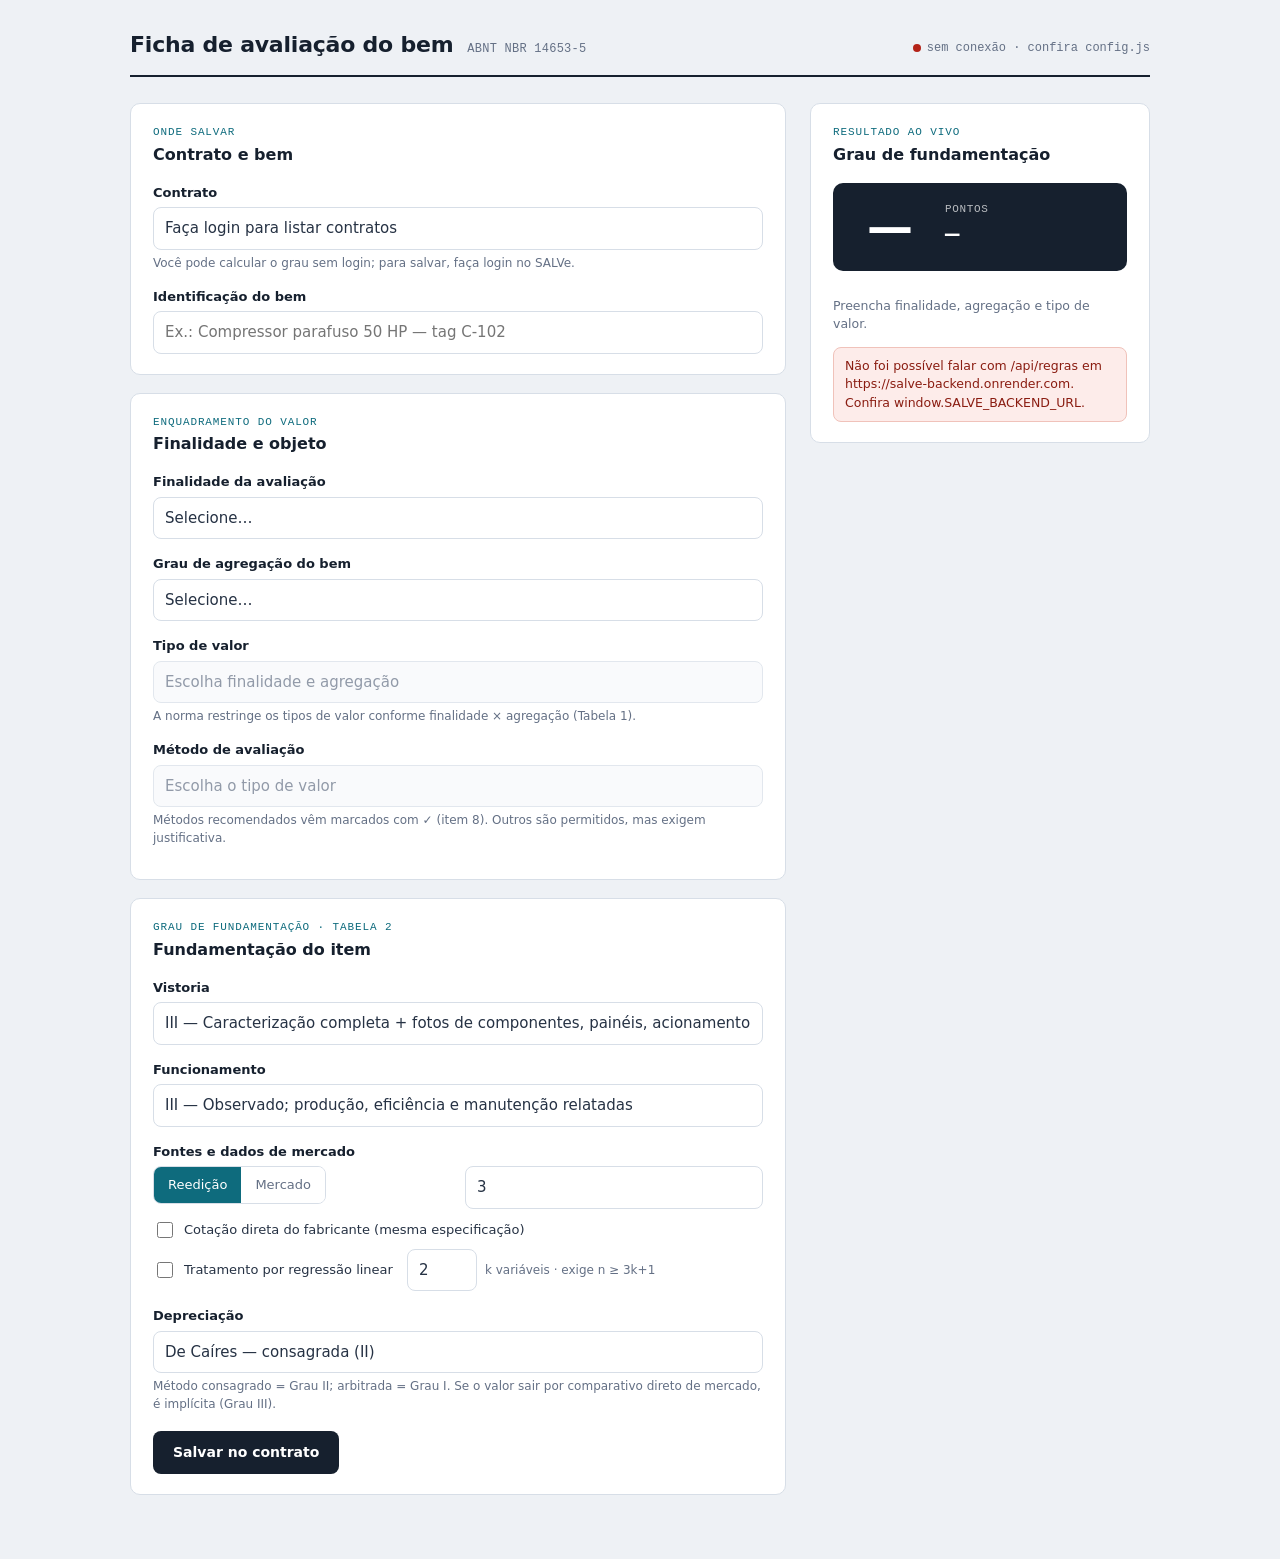
<file: ficha-avaliacao.html>
<!DOCTYPE html>
<html lang="pt-BR">
<head>
<!-- CSP: script-src ainda precisa de 'unsafe-inline' porque todo o JS do app vive
     inline em cada HTML (sem etapa de build); script-src 'self' sozinho fecharia
     a execucao das paginas. accounts.google.com cobre o SDK de login (GSI) e o
     popup/iframe de autenticacao; salve-backend.onrender.com e a API. -->
<meta http-equiv="Content-Security-Policy" content="default-src 'self'; script-src 'self' 'unsafe-inline' https://accounts.google.com; style-src 'self' 'unsafe-inline' https://fonts.googleapis.com; font-src 'self' https://fonts.gstatic.com; img-src 'self' data: blob:; connect-src 'self' https://salve-backend.onrender.com https://accounts.google.com https://oauth2.googleapis.com https://www.googleapis.com; frame-src https://accounts.google.com; object-src 'none'; base-uri 'none'; form-action 'self';">
<meta charset="utf-8" />
<meta name="viewport" content="width=device-width, initial-scale=1" />
<title>SALVe · Ficha de avaliação do bem</title>
<link rel="preconnect" href="https://fonts.googleapis.com" />
<link rel="preconnect" href="https://fonts.gstatic.com" crossorigin />
<link href="https://fonts.googleapis.com/css2?family=Space+Grotesk:wght@500;600;700&display=swap" rel="stylesheet" />
<!--
  Configure a URL do backend antes deste arquivo:
    <script src="config.js"></script>   →  window.SALVE_BACKEND_URL
  O token JWT é lido de localStorage[SALVE_TOKEN_KEY] e enviado como Bearer.
  /api/regras é aberto (cálculo ao vivo); /api/salve exige login (salvar).
-->
<script src="config.js"></script>
<style>
  :root {
    --ink:#16202e; --bg:#eef1f5; --surface:#fff; --panel:#f7f9fb; --line:#d7dee7;
    --text:#263244; --muted:#647085; --accent:#0e6b7d; --accent-weak:#e3eff2;
    --g3:#15803d; --g2:#b45309; --g1:#64748b; --pt:#b42318;
    --warn-bg:#fdf6e3; --warn-line:#e8d59a; --err-bg:#fdecea; --err-line:#f0c2ba;
    --ok-bg:#e7f5ec; --ok-line:#b6ddc4;
    --radius:10px;
    --mono:ui-monospace,"SF Mono","Cascadia Code",Menlo,Consolas,monospace;
    --disp:"Space Grotesk",system-ui,sans-serif;
  }
  *{box-sizing:border-box;}
  body{margin:0;background:var(--bg);color:var(--text);
    font:15px/1.5 system-ui,-apple-system,Segoe UI,Roboto,sans-serif;-webkit-font-smoothing:antialiased;}
  .wrap{max-width:1060px;margin:0 auto;padding:28px 20px 64px;}
  header.top{display:flex;align-items:baseline;gap:14px;flex-wrap:wrap;
    border-bottom:2px solid var(--ink);padding-bottom:14px;margin-bottom:26px;}
  header.top h1{font-family:var(--disp);font-weight:700;font-size:22px;letter-spacing:-.01em;color:var(--ink);margin:0;}
  header.top .norma{font-family:var(--mono);font-size:12px;color:var(--muted);letter-spacing:.02em;}
  header.top .spacer{flex:1;}
  #conn{font-family:var(--mono);font-size:12px;color:var(--muted);display:inline-flex;align-items:center;gap:6px;}
  #conn .dot{width:8px;height:8px;border-radius:50%;background:#cbd3dd;}
  #conn.ok .dot{background:var(--g3);} #conn.err .dot{background:var(--pt);}
  .grid{display:grid;grid-template-columns:1fr 340px;gap:24px;align-items:start;}
  @media (max-width:840px){.grid{grid-template-columns:1fr;}}
  .card{background:var(--surface);border:1px solid var(--line);border-radius:var(--radius);padding:20px 22px;}
  .card+.card{margin-top:18px;}
  .eyebrow{font-family:var(--mono);font-size:11px;letter-spacing:.08em;text-transform:uppercase;color:var(--accent);margin:0 0 2px;}
  .card h2{font-family:var(--disp);font-weight:600;font-size:16px;color:var(--ink);margin:0 0 16px;}
  .field{margin-bottom:15px;} .field:last-child{margin-bottom:0;}
  label.lbl{display:block;font-weight:600;font-size:13px;color:var(--ink);margin-bottom:5px;}
  .hint{font-size:12px;color:var(--muted);margin-top:4px;}
  select,input[type="number"],input[type="text"]{width:100%;padding:9px 11px;font:inherit;color:var(--text);
    background:var(--surface);border:1px solid var(--line);border-radius:8px;appearance:none;}
  select:focus,input:focus{outline:2px solid var(--accent);outline-offset:1px;border-color:var(--accent);}
  select:disabled{background:var(--panel);color:var(--muted);cursor:not-allowed;}
  .row{display:grid;grid-template-columns:1fr 1fr;gap:14px;}
  .inline{display:flex;align-items:center;gap:8px;}
  .inline input[type="checkbox"]{width:16px;height:16px;accent-color:var(--accent);}
  .inline label{font-size:13px;color:var(--text);}
  .seg{display:inline-flex;border:1px solid var(--line);border-radius:8px;overflow:hidden;}
  .seg button{font:inherit;font-size:13px;padding:8px 14px;border:0;background:var(--surface);color:var(--muted);cursor:pointer;}
  .seg button[aria-pressed="true"]{background:var(--accent);color:#fff;}
  .note{font-size:13px;padding:10px 12px;border-radius:8px;background:var(--accent-weak);color:#0b4d5a;border:1px solid #bfe0e6;}
  /* Painel de fundamentação */
  .gauge{position:sticky;top:18px;}
  .gauge .badge{display:flex;align-items:center;gap:16px;padding:18px;border-radius:var(--radius);background:var(--ink);color:#fff;}
  .gauge .grau{font-family:var(--disp);font-weight:700;font-size:46px;line-height:1;min-width:78px;text-align:center;}
  .gauge .grau.small{font-size:22px;letter-spacing:-.01em;}
  .gauge .meta .k{font-family:var(--mono);font-size:11px;letter-spacing:.06em;text-transform:uppercase;opacity:.7;}
  .gauge .meta .pts{font-family:var(--mono);font-size:24px;font-weight:600;}
  .gauge .badge.g3{background:#0f3d24;} .gauge .badge.g3 .grau{color:#6ee7a8;}
  .gauge .badge.g2{background:#402208;} .gauge .badge.g2 .grau{color:#fbbf6b;}
  .gauge .badge.g1{background:#232a34;} .gauge .badge.g1 .grau{color:#cbd5e1;}
  .gauge .badge.pt{background:#3d100c;} .gauge .badge.pt .grau{color:#fca5a5;}
  .items{margin-top:14px;display:grid;gap:8px;}
  .item{display:grid;grid-template-columns:1fr auto;align-items:center;font-size:13px;padding:8px 10px;
    background:var(--panel);border:1px solid var(--line);border-radius:8px;}
  .item .g{font-family:var(--mono);font-weight:700;font-size:13px;padding:1px 8px;border-radius:999px;}
  .g.v3{color:#fff;background:var(--g3);} .g.v2{color:#fff;background:var(--g2);}
  .g.v1{color:#fff;background:var(--g1);} .g.v0{color:#fff;background:var(--pt);}
  .motivo{margin-top:12px;font-size:12.5px;color:var(--muted);line-height:1.45;}
  .alerts{margin-top:14px;display:grid;gap:8px;}
  .alert{font-size:12.5px;line-height:1.45;padding:9px 11px;border-radius:8px;background:var(--warn-bg);border:1px solid var(--warn-line);color:#6b4e0a;}
  .alert.err{background:var(--err-bg);border-color:var(--err-line);color:#8a1c11;}
  /* Salvar */
  .saveRow{display:flex;align-items:center;gap:14px;margin-top:18px;flex-wrap:wrap;}
  .btn{font:inherit;font-weight:600;font-size:14px;padding:11px 20px;border:0;border-radius:8px;
    background:var(--ink);color:#fff;cursor:pointer;}
  .btn:disabled{background:#9aa5b3;cursor:not-allowed;}
  .status{font-size:13px;line-height:1.4;}
  .status.ok{color:var(--g3);} .status.err{color:var(--pt);} .status.busy{color:var(--muted);}
  @media (prefers-reduced-motion:no-preference){.badge,.item{transition:background .2s ease,color .2s ease;}}
</style>
</head>
<body>
<div class="wrap">
  <header class="top">
    <h1>Ficha de avaliação do bem</h1>
    <span class="norma">ABNT NBR 14653-5</span>
    <span class="spacer"></span>
    <span id="conn"><span class="dot"></span><span id="connLabel">conectando…</span></span>
  </header>

  <div class="grid">
    <div>
      <section class="card">
        <p class="eyebrow">Onde salvar</p>
        <h2>Contrato e bem</h2>
        <div class="field">
          <label class="lbl" for="contrato">Contrato</label>
          <select id="contrato"><option value="">Faça login para listar contratos</option></select>
          <p class="hint" id="contratoHint">O bem avaliado é gravado dentro de um contrato.</p>
        </div>
        <div class="field">
          <label class="lbl" for="nomeBem">Identificação do bem</label>
          <input type="text" id="nomeBem" placeholder="Ex.: Compressor parafuso 50 HP — tag C-102" />
        </div>
      </section>

      <section class="card">
        <p class="eyebrow">Enquadramento do valor</p>
        <h2>Finalidade e objeto</h2>
        <div class="field">
          <label class="lbl" for="finalidade">Finalidade da avaliação</label>
          <select id="finalidade"><option value="">Selecione…</option></select>
        </div>
        <div class="field">
          <label class="lbl" for="agregacao">Grau de agregação do bem</label>
          <select id="agregacao"><option value="">Selecione…</option></select>
        </div>
        <div class="field">
          <label class="lbl" for="tipoValor">Tipo de valor</label>
          <select id="tipoValor" disabled><option value="">Escolha finalidade e agregação</option></select>
          <p class="hint" id="tvHint">A norma restringe os tipos de valor conforme finalidade × agregação (Tabela 1).</p>
        </div>
        <div class="field">
          <label class="lbl" for="metodo">Método de avaliação</label>
          <select id="metodo" disabled><option value="">Escolha o tipo de valor</option></select>
          <p class="hint">Métodos recomendados vêm marcados com ✓ (item 8). Outros são permitidos, mas exigem justificativa.</p>
        </div>
      </section>

      <section class="card" id="fundCard">
        <p class="eyebrow">Grau de fundamentação · Tabela 2</p>
        <h2>Fundamentação do item</h2>
        <div id="fundIsolado">
          <div class="field">
            <label class="lbl" for="vistoria">Vistoria</label>
            <select id="vistoria">
              <option value="3">III — Caracterização completa + fotos de componentes, painéis, acionamentos</option>
              <option value="2">II — Caracterização sintética + principais complementos, com fotos</option>
              <option value="1">I — Caracterização sintética, com fotografia</option>
            </select>
          </div>
          <div class="field">
            <label class="lbl" for="funcionamento">Funcionamento</label>
            <select id="funcionamento">
              <option value="3">III — Observado; produção, eficiência e manutenção relatadas</option>
              <option value="2">II — Observado pelo engenheiro</option>
              <option value="1">I — Não foi possível observar</option>
            </select>
          </div>
          <div class="field">
            <label class="lbl">Fontes e dados de mercado</label>
            <div class="row">
              <div>
                <div class="seg" role="group" aria-label="Base de valor">
                  <button type="button" id="baseReedicao" aria-pressed="true">Reedição</button>
                  <button type="button" id="baseMercado" aria-pressed="false">Mercado</button>
                </div>
              </div>
              <div><input type="number" id="qtdDados" min="0" step="1" value="3" aria-label="Quantidade de dados/cotações" /></div>
            </div>
            <div class="inline" style="margin-top:10px" id="wrapCotacao">
              <input type="checkbox" id="cotacaoDireta" />
              <label for="cotacaoDireta">Cotação direta do fabricante (mesma especificação)</label>
            </div>
            <div class="inline" style="margin-top:8px">
              <input type="checkbox" id="regressao" />
              <label for="regressao">Tratamento por regressão linear</label>
              <input type="number" id="kvar" min="1" step="1" value="2" style="width:70px;margin-left:6px" aria-label="Variáveis independentes (k)" disabled />
              <span class="hint" style="margin:0">k variáveis · exige n ≥ 3k+1</span>
            </div>
          </div>
          <div class="field">
            <label class="lbl" for="depreciacao">Depreciação</label>
            <select id="depreciacao"><option value="arbitrada">Arbitrada (I)</option></select>
            <p class="hint" id="deprHint">Método consagrado = Grau II; arbitrada = Grau I. Se o valor sair por comparativo direto de mercado, é implícita (Grau III).</p>
          </div>
        </div>
        <div id="fundUnidade" class="note" hidden>
          Para módulo ou unidade industrial, o grau usa a composição de valor por grupo
          (Tabelas 4-5) numa tela própria de unidade — não neste item isolado.
        </div>

        <div class="saveRow">
          <button type="button" class="btn" id="btnSalvar">Salvar no contrato</button>
          <span class="status" id="saveStatus"></span>
        </div>
      </section>
    </div>

    <aside class="gauge">
      <section class="card">
        <p class="eyebrow">Resultado ao vivo</p>
        <h2>Grau de fundamentação</h2>
        <div id="badge" class="badge">
          <div class="grau" id="grauNum">—</div>
          <div class="meta"><div class="k">Pontos</div><div class="pts" id="pontos">—</div></div>
        </div>
        <div class="items" id="itemBreak"></div>
        <div class="motivo" id="motivo"></div>
        <div class="alerts" id="alerts"></div>
      </section>
    </aside>
  </div>
</div>

<script>
(() => {
  const CONFIG = {
    backendUrl:(window.SALVE_BACKEND_URL||'https://seu-backend.onrender.com').replace(/\/$/,''),
    tokenKey:(window.SALVE_TOKEN_KEY||'salve_token'),
  };
  const R = CONFIG.backendUrl + '/api/regras';   // aberto
  const S = CONFIG.backendUrl + '/api/salve';    // exige login
  const $ = (id) => document.getElementById(id);
  const conn = $('conn'), connLabel = $('connLabel');

  function getToken() {
    // Sessão real do app (gravada por index.html/pericia-core.js em todas
    // as outras páginas): localStorage["salve_api"] = {base, token}. Esta
    // página é aberta em nova aba a partir de processo.html — precisa ler
    // a MESMA sessão, não uma própria; sem isto, abria sempre deslogada
    // mesmo com o usuário já autenticado no restante do SALVe.
    try {
      const s = JSON.parse(localStorage.getItem('salve_api') || 'null');
      if (s && s.token) return s.token;
    } catch (e) {}
    // Compatibilidade com CONFIG.tokenKey: pode ser o JWT cru (eyJ...)
    // ou um JSON { token/jwt/accessToken }.
    const raw = localStorage.getItem(CONFIG.tokenKey);
    if (!raw) return null;
    if (raw[0] === '{') {
      try { const o = JSON.parse(raw); return o.token || o.jwt || o.accessToken || o.access_token || null; }
      catch (e) { return raw; }
    }
    return raw;
  }
  const authHeaders = () => { const t=getToken(); return t?{Authorization:'Bearer '+t}:{}; };

  // /api/regras → JSON cru
  async function comTimeout(url, opts) {
    const init = { ...opts };
    let timer; if (opts.timeoutMs) { const ac = new AbortController(); init.signal = ac.signal; timer = setTimeout(() => ac.abort(), opts.timeoutMs); }
    try { return await fetch(url, init); }
    catch (e) { if (e.name === 'AbortError') throw new Error('Tempo esgotado aguardando resposta — tente novamente.'); throw e; }
    finally { if (timer) clearTimeout(timer); }
  }
  async function apiR(path, opts={}) {
    const res = await comTimeout(R+path, { ...opts, headers:{'Content-Type':'application/json', ...(opts.headers||{})} });
    if (!res.ok && res.status!==400) throw new Error('HTTP '+res.status);
    return res.json();
  }
  // /api/salve → { ok, data } (desembrulha)
  async function apiS(path, opts={}) {
    const res = await comTimeout(S+path, { ...opts, headers:{'Content-Type':'application/json', ...authHeaders(), ...(opts.headers||{})} });
    if (res.status===401) throw new Error('Sessão não encontrada — faça login no SALVe.');
    const body = await res.json().catch(()=>({}));
    if (!res.ok || body.ok===false) throw new Error(body.error || ('HTTP '+res.status));
    return body.data;
  }
  const setConn = (state,label) => { conn.className=state; connLabel.textContent=label; };
  const opt = (v,t) => { const o=document.createElement('option'); o.value=v; o.textContent=t; return o; };
  const fill = (sel,items,ph) => { sel.innerHTML=''; if(ph) sel.append(opt('',ph)); items.forEach(it=>sel.append(opt(it.id,it.label))); };

  const ISOLADO = new Set(['isolado_nao_instalado','isolado_instalado','integrado_processo']);
  const DEPR_FALLBACK = [
    {id:'caires',nome:'De Caíres'},{id:'ross-heidecke',nome:'Ross-Heidecke'},
    {id:'criticidade',nome:'Criticidade'},{id:'cole',nome:'De Cole'},{id:'economica',nome:'Depreciação econômica'},
  ];
  const state = { base:'reedicao', recomendados:[], bemId:null };

  async function init() {
    const params = new URLSearchParams(location.search);
    const contratoParam = params.get('contrato');
    const idParam = params.get('id');
    if (idParam) state.bemId = idParam;

    // regras (aberto) — cascata
    try {
      const [fins,agrs] = await Promise.all([apiR('/finalidades'), apiR('/agregacoes')]);
      fill($('finalidade'),fins,'Selecione…'); fill($('agregacao'),agrs,'Selecione…');
      setConn('ok','backend conectado');
    } catch(e) {
      setConn('err','sem conexão · confira config.js');
      pushAlert('Não foi possível falar com /api/regras em '+CONFIG.backendUrl+'. Confira window.SALVE_BACKEND_URL.', true);
    }
    // depreciação: do catálogo do metodos.js (mesmos ids do motor de valor); fallback local
    let metodosDepr = DEPR_FALLBACK;
    try { const ref = await apiS('/referencias'); if (ref && Array.isArray(ref.metodos) && ref.metodos.length) metodosDepr = ref.metodos; }
    catch(e) { /* sem login: usa fallback (ids já alinhados) */ }
    montarDepreciacao(metodosDepr);
    // contratos (exige login)
    try {
      const cs = await apiS('/contratos');
      const sel = $('contrato'); sel.innerHTML=''; sel.append(opt('','Selecione o contrato…'));
      cs.forEach(c => sel.append(opt(c.id, c.nome || c.titulo || c.cliente || c.id)));
      if (contratoParam) sel.value = contratoParam;
      $('contratoHint').textContent = cs.length ? 'O bem avaliado é gravado dentro de um contrato.' : 'Nenhum contrato disponível — crie um contrato primeiro.';
    } catch(e) {
      $('contrato').innerHTML=''; $('contrato').append(opt('','Faça login para listar contratos'));
      $('contratoHint').textContent = 'Você pode calcular o grau sem login; para salvar, faça login no SALVe.';
    }
    // veio de uma avaliação existente (?id=): carrega o bem para editar/atualizar
    if (idParam) {
      try {
        const bem = await apiS('/bens/'+idParam);
        if (bem) {
          if (bem.nome) $('nomeBem').value = bem.nome;
          if (bem.contrato) $('contrato').value = bem.contrato;
          await carregarEnquadramento(bem.enquadramento);
          setStatus('Editando bem existente ('+idParam+').','busy');
        }
      } catch(e){ setStatus('Não foi possível carregar o bem '+idParam+': '+e.message,'err'); }
    }
  }

  /** Repovoa a cascata a partir de um enquadramento salvo. */
  async function carregarEnquadramento(enq) {
    if (!enq) return;
    $('finalidade').value = enq.finalidade || '';
    $('agregacao').value  = enq.agregacao || '';
    await onFinAgr();
    if (enq.tipoValor) { $('tipoValor').value = enq.tipoValor; await onTipoValor(); }
    if (enq.metodoValor) { $('metodo').value = enq.metodoValor; atualizarDepreciacao(); }
    const f = enq.fundamentacao || {};
    if (f.vistoria) $('vistoria').value = String(f.vistoria);
    if (f.funcionamento) $('funcionamento').value = String(f.funcionamento);
    const dm = f.dadosMercado || {};
    if (dm.base) setBase(dm.base);
    if (dm.qtdDados != null) $('qtdDados').value = dm.qtdDados;
    $('cotacaoDireta').checked = !!dm.cotacaoDiretaFabricante;
    $('regressao').checked = !!dm.regressao; $('kvar').disabled = !dm.regressao;
    if (dm.k != null) $('kvar').value = dm.k;
    if (f.depreciacao && f.depreciacao.metodoDepreciacao) $('depreciacao').value = f.depreciacao.metodoDepreciacao;
    recalc();
  }

  function montarDepreciacao(metodos) {
    const dep = $('depreciacao'); dep.innerHTML='';
    metodos.forEach(m => dep.append(opt(m.id, (m.nome||m.id) + ' — consagrada (II)')));
    dep.append(opt('arbitrada','Arbitrada (I)'));
  }

  // ---- cascata ----
  async function onFinAgr() {
    const finalidade=$('finalidade').value, agregacao=$('agregacao').value, tv=$('tipoValor');
    const isolado = ISOLADO.has(agregacao);
    $('fundIsolado').hidden = !isolado || !agregacao;
    $('fundUnidade').hidden = isolado || !agregacao;
    if (!finalidade || !agregacao) {
      tv.disabled=true; tv.innerHTML=''; tv.append(opt('','Escolha finalidade e agregação')); resetMetodo(); recalc(); return;
    }
    try {
      const r = await apiR('/valores-admissiveis?finalidade='+finalidade+'&agregacao='+agregacao);
      if (!r.aplicavel || !r.valores.length) {
        tv.disabled=true; tv.innerHTML=''; tv.append(opt('','Não aplicável nesta combinação'));
        $('tvHint').textContent='A Tabela 1 marca este cruzamento como não aplicável.';
      } else {
        tv.disabled=false; tv.innerHTML=''; tv.append(opt('','Selecione…'));
        r.valores.forEach(v=>tv.append(opt(v.id,v.label)));
        $('tvHint').textContent=r.valores.length+' tipo(s) de valor admitido(s) pela Tabela 1.';
      }
    } catch(e){ pushAlert('Falha ao buscar tipos de valor: '+e.message,true); }
    resetMetodo(); recalc();
  }
  async function onTipoValor() {
    const tipoValor=$('tipoValor').value, m=$('metodo');
    if (!tipoValor){ resetMetodo(); recalc(); return; }
    try {
      const [todos,rec] = await Promise.all([apiR('/metodos'), apiR('/metodos-recomendados?tipoValor='+tipoValor)]);
      state.recomendados = rec.map(x=>x.id);
      const pref = rec.find(x=>x.preferencial)?.id;
      m.disabled=false; m.innerHTML='';
      todos.forEach(mt=>m.append(opt(mt.id,(state.recomendados.includes(mt.id)?'✓ ':'')+mt.label)));
      if (pref) m.value=pref;
      atualizarDepreciacao(); recalc();
    } catch(e){ pushAlert('Falha ao buscar métodos: '+e.message,true); }
  }
  function resetMetodo(){ const m=$('metodo'); m.disabled=true; m.innerHTML=''; m.append(opt('','Escolha o tipo de valor')); state.recomendados=[]; }
  function atualizarDepreciacao(){
    const dep=$('depreciacao');
    if ($('metodo').value==='comparativo_direto_mercado'){ dep.disabled=true; $('deprHint').textContent='Valor por comparativo direto de mercado → depreciação implícita (Grau III).'; }
    else { dep.disabled=false; $('deprHint').textContent='Método consagrado = Grau II; arbitrada = Grau I.'; }
  }
  function setBase(b){ state.base=b; $('baseReedicao').setAttribute('aria-pressed',String(b==='reedicao'));
    $('baseMercado').setAttribute('aria-pressed',String(b==='mercado')); $('wrapCotacao').style.display=b==='reedicao'?'':'none'; recalc(); }

  // ---- monta o enquadramento (reusado por recalc e salvar) ----
  function montarEnquadramento() {
    const agregacao=$('agregacao').value;
    const enq = { finalidade:$('finalidade').value, agregacao, tipoValor:$('tipoValor').value, metodoValor:$('metodo').value };
    if (ISOLADO.has(agregacao)) {
      enq.fundamentacao = {
        vistoria:Number($('vistoria').value), funcionamento:Number($('funcionamento').value),
        dadosMercado:{ base:state.base, qtdDados:Number($('qtdDados').value||0),
          cotacaoDiretaFabricante:$('cotacaoDireta').checked, regressao:$('regressao').checked, k:Number($('kvar').value||0) },
        depreciacao:{ metodoDepreciacao:$('depreciacao').value },
      };
    }
    return enq;
  }

  // ---- recálculo ao vivo ----
  let timer;
  function recalc(){ clearTimeout(timer); timer=setTimeout(doRecalc,120); }
  async function doRecalc() {
    clearAlerts();
    const e=montarEnquadramento();
    if (!e.finalidade || !e.agregacao || !e.tipoValor){ renderGrau(null); return; }
    try {
      const r = await apiR('/avaliar-item',{ method:'POST', body:JSON.stringify(e) });
      (r.erros||[]).forEach(x=>pushAlert(x,true));
      (r.alertas||[]).forEach(x=>pushAlert(x,false));
      renderGrau(r.grauFundamentacao);
    } catch(err){ pushAlert('Falha na validação: '+err.message,true); renderGrau(null); }
  }

  // ---- salvar no contrato ----
  async function salvar() {
    setStatus('','');
    const contrato=$('contrato').value, e=montarEnquadramento();
    if (!getToken()){ setStatus('Faça login no SALVe para salvar.','err'); return; }
    if (!contrato){ setStatus('Escolha o contrato antes de salvar.','err'); return; }
    if (!e.finalidade || !e.agregacao || !e.tipoValor){ setStatus('Preencha finalidade, agregação e tipo de valor.','err'); return; }
    if (!state.bemId) state.bemId = 'bem_'+Date.now()+'_'+Math.random().toString(36).slice(2,7);
    const record = { id:state.bemId, contrato, nome:$('nomeBem').value.trim(), enquadramento:e };
    $('btnSalvar').disabled=true; setStatus('Salvando…','busy');
    try {
      await apiS('/bens',{ method:'POST', body:JSON.stringify({ record }) });
      const calc = await apiS('/bens/'+state.bemId+'/calcular',{ method:'POST', body:JSON.stringify({}) });
      if (calc && calc.fundamentacao && calc.fundamentacao.grauFundamentacao) renderGrau(calc.fundamentacao.grauFundamentacao);
      setStatus('Salvo no contrato (bem '+state.bemId+').','ok');
    } catch(err){ setStatus('Falha ao salvar: '+err.message,'err'); }
    finally { $('btnSalvar').disabled=false; }
  }
  function setStatus(msg,kind){ const s=$('saveStatus'); s.textContent=msg; s.className='status'+(kind?' '+kind:''); }

  // ---- render do painel ----
  const ROMANO={3:'III',2:'II',1:'I',0:'0'};
  const LABEL_ITEM={vistoria:'Vistoria',funcionamento:'Funcionamento',dados_mercado:'Dados de mercado',depreciacao:'Depreciação'};
  function renderGrau(g) {
    const badge=$('badge'),num=$('grauNum'),pts=$('pontos'),brk=$('itemBreak'),mot=$('motivo');
    badge.className='badge';
    if (!g){ num.className='grau'; num.textContent='—'; pts.textContent='—'; brk.innerHTML=''; mot.textContent='Preencha finalidade, agregação e tipo de valor.'; return; }
    if (g.parecerTecnico){ badge.classList.add('pt'); num.className='grau small'; num.textContent='Parecer\ntécnico'; num.style.whiteSpace='pre-line'; pts.textContent=g.pontos??'—'; }
    else { badge.classList.add('g'+g.grau); num.className='grau'; num.style.whiteSpace=''; num.textContent=g.grauRomano; pts.textContent=g.pontos; }
    brk.innerHTML='';
    const itens=g.itens||{};
    ['vistoria','funcionamento','dados_mercado','depreciacao'].forEach(k=>{
      if(!(k in itens))return; const v=itens[k];
      const row=document.createElement('div'); row.className='item';
      row.innerHTML='<span>'+LABEL_ITEM[k]+'</span><span class="g v'+v+'">'+(ROMANO[v]||v)+'</span>'; brk.append(row);
    });
    mot.textContent=g.motivo||'';
  }
  function clearAlerts(){ $('alerts').innerHTML=''; }
  function pushAlert(msg,isErr){ const d=document.createElement('div'); d.className='alert'+(isErr?' err':''); d.textContent=msg; $('alerts').append(d); }

  // ---- listeners ----
  $('finalidade').addEventListener('change',onFinAgr);
  $('agregacao').addEventListener('change',onFinAgr);
  $('tipoValor').addEventListener('change',onTipoValor);
  $('metodo').addEventListener('change',()=>{ atualizarDepreciacao(); recalc(); });
  ['vistoria','funcionamento','qtdDados','cotacaoDireta','depreciacao'].forEach(id=>$(id).addEventListener('change',recalc));
  $('regressao').addEventListener('change',()=>{ $('kvar').disabled=!$('regressao').checked; recalc(); });
  $('kvar').addEventListener('change',recalc);
  $('baseReedicao').addEventListener('click',()=>setBase('reedicao'));
  $('baseMercado').addEventListener('click',()=>setBase('mercado'));
  $('btnSalvar').addEventListener('click',salvar);

  init().then(()=>renderGrau(null));
})();
</script>
</body>
</html>
</file>
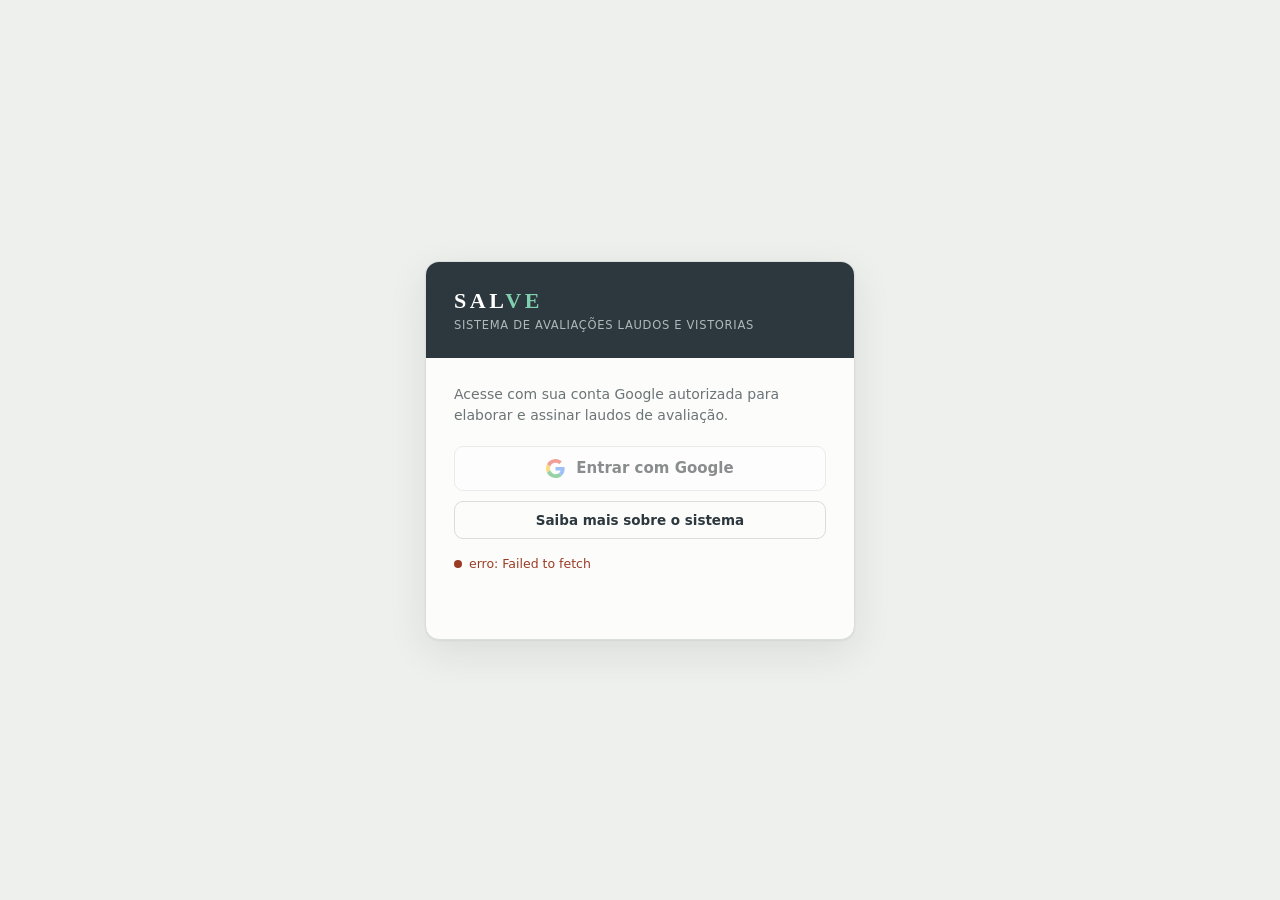
<file: normas.html>
<!DOCTYPE html>
<html lang="pt-BR">
<head>
<!-- CSP: script-src ainda precisa de 'unsafe-inline' porque todo o JS do app vive
     inline em cada HTML (sem etapa de build); script-src 'self' sozinho fecharia
     a execucao das paginas. accounts.google.com cobre o SDK de login (GSI) e o
     popup/iframe de autenticacao; salve-backend.onrender.com e a API. -->
<meta http-equiv="Content-Security-Policy" content="default-src 'self'; script-src 'self' 'unsafe-inline' https://accounts.google.com; style-src 'self' 'unsafe-inline' https://fonts.googleapis.com; font-src 'self' https://fonts.gstatic.com; img-src 'self' data: blob:; connect-src 'self' https://salve-backend.onrender.com https://accounts.google.com https://oauth2.googleapis.com https://www.googleapis.com; frame-src https://accounts.google.com; object-src 'none'; base-uri 'none'; form-action 'self';">
<meta charset="UTF-8"><meta name="viewport" content="width=device-width, initial-scale=1.0, viewport-fit=cover">
<title>SALVe — Normas e prazos</title>
<link rel="manifest" href="manifest.webmanifest"><meta name="theme-color" content="#2C383D">
<link rel="icon" href="favicon-48.png"><link rel="apple-touch-icon" href="apple-touch-icon.png">
<link rel="preconnect" href="https://fonts.googleapis.com"><link rel="preconnect" href="https://fonts.gstatic.com" crossorigin>
<link href="https://fonts.googleapis.com/css2?family=IBM+Plex+Sans:wght@400;500;600;700&family=IBM+Plex+Sans+Condensed:wght@600;700&family=IBM+Plex+Mono:wght@400;500;600&display=swap" rel="stylesheet">
<script src="config.js"></script>
<link rel="stylesheet" href="pericia.css">
</head>
<body>
<div id="nav"></div>
<div class="wrap">
  <nav class="tabs" aria-label="Seções">
    <button class="tab on" data-t="perfil">Perfil do perito</button>
    <button class="tab" data-t="normas">Base normativa</button>
    <button class="tab" data-t="feriados">Feriados e suspensões</button>
    <button class="tab" data-t="calc">Calculadora de prazo</button>
    <button class="tab" data-t="mods">Módulos técnicos</button>
  </nav>

  <section class="pane on" id="p-perfil">
    <div class="card"><div class="ch"><h2>Perfil do perito</h2><span class="hint">Usado nas petições e no laudo.</span></div><div class="cb">
      <div class="grid g3">
        <div class="fld"><label for="pfNome">Nome completo</label><input id="pfNome"></div>
        <div class="fld"><label for="pfCrea">CREA</label><input id="pfCrea"></div>
        <div class="fld"><label for="pfForm">Formação</label><input id="pfForm" placeholder="Engenheiro Mecânico"></div>
        <div class="fld"><label for="pfEmail">E-mail profissional</label><input id="pfEmail" type="email"></div>
        <div class="fld"><label for="pfTel">Telefone</label><input id="pfTel"></div>
        <div class="fld"><label for="pfCid">Cidade (local das petições)</label><input id="pfCid"></div>
        <div class="fld spanall"><label for="pfEnd">Endereço profissional</label><input id="pfEnd"></div>
        <div class="fld spanall"><label for="pfCv">Resumo do currículo / especializações</label><textarea id="pfCv" rows="4"></textarea></div>
      </div>
      <div class="row end" style="margin-top:12px"><button class="btn" id="pfSalvar">Salvar perfil</button></div>
    </div></div>
  </section>

  <section class="pane" id="p-normas">
    <div class="aviso">Nenhuma referência é tratada como vigente sem URL oficial e data de verificação. Tetos de honorários só entram em cálculo quando marcados como vigentes, com valor e fonte.</div>
    <div class="card"><div class="ch"><h2>Referências</h2><input id="nBusca" placeholder="Filtrar" style="max-width:240px" aria-label="Filtrar referências"></div>
      <div class="tscroll"><table><thead><tr><th>Referência</th><th>Tipo</th><th>Edição</th><th>Tribunal</th><th>Situação</th><th></th></tr></thead><tbody id="nLista"></tbody></table></div></div>
    <div class="card"><div class="ch"><h2 id="nTitulo">Nova referência</h2></div><div class="cb">
      <div class="grid g3">
        <div class="fld span2"><label for="nIdent">Identificação</label><input id="nIdent"></div>
        <div class="fld"><label for="nTipo">Tipo</label><select id="nTipo"></select></div>
        <div class="fld"><label for="nEd">Edição / ano</label><input id="nEd"></div>
        <div class="fld"><label for="nTrib">Tribunal (se específica)</label><select id="nTrib"><option value="">—</option><option>TJGO</option><option>TJDFT</option></select></div>
        <div class="fld"><label for="nTema">Tema</label><input id="nTema"></div>
        <div class="fld span2"><label for="nUrl">URL oficial</label><input id="nUrl" type="url"></div>
        <div class="fld"><label for="nVer">Verificada em</label><input id="nVer" type="date"></div>
        <div class="fld"><label for="nSt">Situação</label><select id="nSt"><option value="a_confirmar">Vigência a confirmar</option><option value="vigente">Vigente (verificada)</option><option value="revogada">Revogada</option></select></div>
        <div class="fld" id="nValBox"><label for="nVal">Valor do teto (R$)</label><input id="nVal" type="number" step="any"></div>
        <div class="fld" id="nNatBox"><label for="nNat">Natureza da perícia (teto)</label><input id="nNat" placeholder="opcional"></div>
        <div class="fld spanall"><label for="nObs">Observações (dispositivos relevantes, alterações)</label><textarea id="nObs"></textarea></div>
      </div>
      <div class="row end" style="margin-top:12px"><button class="btn ghost" id="nLimpar">Limpar</button><button class="btn" id="nSalvar">Salvar referência</button></div>
    </div></div>
  </section>

  <section class="pane" id="p-feriados">
    <div class="card"><div class="ch"><h2>Feriados, pontos facultativos e suspensões de prazo</h2><span class="hint">Cadastre a partir do ato oficial de cada tribunal.</span></div>
      <div class="tscroll"><table><thead><tr><th>Data / período</th><th>Tribunal</th><th>Descrição</th><th>Ato de origem</th><th></th></tr></thead><tbody id="fLista"></tbody></table></div>
      <div class="cb"><div class="grid g4">
        <div class="fld"><label for="fData">Data única</label><input id="fData" type="date"></div>
        <div class="fld"><label for="fIni">ou início</label><input id="fIni" type="date"></div>
        <div class="fld"><label for="fFim">fim</label><input id="fFim" type="date"></div>
        <div class="fld"><label for="fTrib">Tribunal</label><select id="fTrib"><option value="">Todos</option><option>TJGO</option><option>TJDFT</option></select></div>
        <div class="fld span2"><label for="fDesc">Descrição</label><input id="fDesc"></div>
        <div class="fld span2"><label for="fFonte">Ato de origem (nº / link)</label><input id="fFonte"></div>
      </div><div class="row end" style="margin-top:10px"><button class="btn" id="fSalvar">Adicionar</button></div></div></div>
  </section>

  <section class="pane" id="p-calc">
    <div class="card"><div class="ch"><h2>Calculadora de prazo</h2><span class="hint">Não substitui a conferência da regra aplicável.</span></div><div class="cb">
      <div class="grid g4">
        <div class="fld"><label for="cRef">Data de referência</label><input id="cRef" type="date"></div>
        <div class="fld"><label for="cDias">Dias</label><input id="cDias" type="number" min="1"></div>
        <div class="fld"><label for="cCont">Contagem</label><select id="cCont"><option value="uteis">Dias úteis</option><option value="corridos">Dias corridos</option></select></div>
        <div class="fld"><label for="cSent">Sentido</label><select id="cSent"><option value="apos">Após</option><option value="antes">Antecedência</option></select></div>
        <div class="fld"><label for="cTrib">Tribunal</label><select id="cTrib"><option value="">—</option><option>TJGO</option><option>TJDFT</option></select></div>
        <div class="fld"><label for="cRec">Suspender 20/dez–20/jan</label><select id="cRec"><option value="1">Sim</option><option value="0">Não</option></select></div>
        <div class="fld"><label>&nbsp;</label><button class="btn" id="cCalc">Calcular</button></div>
      </div>
      <div id="cOut" style="margin-top:12px"></div>
    </div></div>
  </section>

  <section class="pane" id="p-mods"><div id="mLista"></div></section>
</div>
<script src="pericia-core.js"></script>
<script>
"use strict";
const { $, esc, dBR, brl, toast, api, post, del, montarNav, refs, optHTML } = SP;
let R, NORMAS = [], EDIT = null;
document.querySelectorAll(".tab").forEach(b => b.onclick = () => {
  document.querySelectorAll(".tab").forEach(x => x.classList.toggle("on", x === b));
  document.querySelectorAll(".pane").forEach(p => p.classList.toggle("on", p.id === "p-" + b.dataset.t));
});

async function iniciar() {
  try { await montarNav("normas.html"); } catch (e) { return; }
  R = await refs();
  $("nTipo").innerHTML = optHTML(R.tiposNorma, "");
  $("nTipo").onchange = tipoTeto; tipoTeto();
  const pf = await api("/api/pericia/perfil");
  [["pfNome", "nome"], ["pfCrea", "crea"], ["pfForm", "formacao"], ["pfEmail", "email"], ["pfTel", "telefone"], ["pfCid", "cidade"], ["pfEnd", "endereco"], ["pfCv", "curriculo"]].forEach(([i, k]) => $(i).value = pf[k] || "");
  await Promise.all([carregarNormas(), carregarFeriados(), carregarModulos()]);
}
function tipoTeto() { const t = $("nTipo").value === "teto_honorarios"; $("nValBox").style.display = t ? "" : "none"; $("nNatBox").style.display = t ? "" : "none"; }

$("pfSalvar").onclick = async () => {
  try { await post("/api/pericia/perfil", { nome: $("pfNome").value, crea: $("pfCrea").value, formacao: $("pfForm").value, email: $("pfEmail").value,
    telefone: $("pfTel").value, cidade: $("pfCid").value, endereco: $("pfEnd").value, curriculo: $("pfCv").value }); toast("Perfil salvo."); }
  catch (e) { toast(e.message, true); }
};

async function carregarNormas() { NORMAS = await api("/api/pericia/normas"); renderNormas(); }
function renderNormas() {
  const b = $("nBusca").value.toLowerCase();
  const l = NORMAS.filter(n => !b || [n.identificacao, n.tema, n.tipo, n.tribunal].join(" ").toLowerCase().includes(b));
  $("nLista").innerHTML = l.map(n => `<tr><td>${esc(n.identificacao)}${n.tipo === "teto_honorarios" ? `<div class="small mono">${brl(n.valor)}${n.natureza ? " · " + esc(n.natureza) : ""}</div>` : ""}${n.urlOficial ? `<div class="small"><a href="${esc(n.urlOficial)}" target="_blank" rel="noopener">fonte oficial</a></div>` : ""}</td>
    <td class="small">${esc(n.tipo)}</td><td class="small">${esc(n.edicao || "—")}</td><td class="small">${esc(n.tribunal || "—")}</td>
    <td><span class="pill ${n.status === "vigente" && n.urlOficial ? "ok" : n.status === "revogada" ? "neu" : "at"}">${esc(n.vigencia)}</span></td>
    <td class="row"><button class="btn sm ghost" data-ed="${esc(n.id)}">Editar</button>${n.semente ? "" : `<button class="btn sm danger" data-rm="${esc(n.id)}" aria-label="Excluir">✕</button>`}</td></tr>`).join("")
    || '<tr><td colspan="6" class="empty">Nenhuma referência.</td></tr>';
  document.querySelectorAll("#nLista [data-ed]").forEach(x => x.onclick = () => editar(NORMAS.find(n => n.id === x.dataset.ed)));
  document.querySelectorAll("#nLista [data-rm]").forEach(x => x.onclick = async () => { if (!confirm("Excluir referência?")) return; try { await del("/api/pericia/normas/" + x.dataset.rm); await carregarNormas(); } catch (e) { toast(e.message, true); } });
}
$("nBusca").oninput = renderNormas;
function editar(n) {
  EDIT = n || null; n = n || {};
  $("nTitulo").textContent = n.id ? "Editar referência" : "Nova referência";
  $("nIdent").value = n.identificacao || ""; $("nTipo").value = n.tipo || "lei"; $("nEd").value = n.edicao || ""; $("nTrib").value = n.tribunal || "";
  $("nTema").value = n.tema || ""; $("nUrl").value = n.urlOficial || ""; $("nVer").value = n.verificadoEm || ""; $("nSt").value = n.status || "a_confirmar";
  $("nVal").value = n.valor || ""; $("nNat").value = n.natureza || ""; $("nObs").value = n.observacoes || ""; tipoTeto();
  $("nIdent").focus();
}
$("nLimpar").onclick = () => editar(null);
$("nSalvar").onclick = async () => {
  const body = { ...(EDIT || {}), identificacao: $("nIdent").value.trim(), tipo: $("nTipo").value, edicao: $("nEd").value || null, tribunal: $("nTrib").value || null,
    tema: $("nTema").value, urlOficial: $("nUrl").value || null, verificadoEm: $("nVer").value || null, status: $("nSt").value,
    valor: $("nVal").value === "" ? null : Number($("nVal").value), natureza: $("nNat").value || null, observacoes: $("nObs").value };
  delete body.vigencia;
  try { await post("/api/pericia/normas", body); toast("Referência salva."); editar(null); await carregarNormas(); } catch (e) { toast(e.message, true); }
};

async function carregarFeriados() {
  const l = (await api("/api/pericia/feriados")).sort((a, b) => String(a.data || a.inicio).localeCompare(String(b.data || b.inicio)));
  $("fLista").innerHTML = l.map(f => `<tr><td>${f.data ? dBR(f.data) : dBR(f.inicio) + " a " + dBR(f.fim)}</td><td>${esc(f.tribunal || "Todos")}</td><td>${esc(f.descricao)}</td><td class="small">${esc(f.fonte || "—")}</td>
    <td><button class="btn sm danger" data-rm="${esc(f.id)}" aria-label="Excluir">✕</button></td></tr>`).join("") || '<tr><td colspan="5" class="empty">Nenhum feriado cadastrado — o cálculo considera apenas fins de semana e o recesso.</td></tr>';
  document.querySelectorAll("#fLista [data-rm]").forEach(x => x.onclick = async () => { try { await del("/api/pericia/feriados/" + x.dataset.rm); await carregarFeriados(); } catch (e) { toast(e.message, true); } });
}
$("fSalvar").onclick = async () => {
  try { await post("/api/pericia/feriados", { data: $("fData").value || null, inicio: $("fIni").value || null, fim: $("fFim").value || null,
    tribunal: $("fTrib").value || null, descricao: $("fDesc").value, fonte: $("fFonte").value });
    ["fData", "fIni", "fFim", "fDesc", "fFonte"].forEach(i => $(i).value = ""); toast("Registro adicionado."); await carregarFeriados(); }
  catch (e) { toast(e.message, true); }
};

$("cCalc").onclick = async () => {
  try {
    const r = await post("/api/pericia/prazos/calcular", { dataReferencia: $("cRef").value, dias: Number($("cDias").value), contagem: $("cCont").value,
      sentido: $("cSent").value, tribunal: $("cTrib").value || null, recesso: $("cRec").value === "1" });
    $("cOut").innerHTML = r.erro ? `<div class="blq">${esc(r.erro)}</div>` : `<div class="acao"><b>Data-limite</b><span class="mono" style="font-size:18px">${dBR(r.dataLimite)}</span><div class="small">${esc(r.memoria.join(" "))}</div></div>`;
  } catch (e) { toast(e.message, true); }
};

async function carregarModulos() {
  const r = await api("/api/modulos");
  const det = await Promise.all(r.modulos.map(m => api("/api/modulos/" + m.id)));
  $("mLista").innerHTML = det.map(m => `<div class="card"><div class="ch"><h2>${esc(m.nome)}</h2><span class="hint mono">${esc(m.id)} · v${esc(m.versao)}</span></div><div class="cb">
    <p>${esc(m.descricao || "")}</p><div class="grid g3 small">
    <div><b>Campos do objeto</b><br>${m.schemaObjeto.length}</div><div><b>Itens de checklist</b><br>${Object.values(m.checklists || {}).flat().length}</div><div><b>Ensaios catalogados</b><br>${m.ensaios.length}</div>
    <div class="spanall"><b>Mecanismos de falha</b><br><span class="muted">${esc((m.mecanismos || []).join(" · "))}</span></div>
    <div class="spanall"><b>Referências</b><br>${m.normasDetalhe.map(n => `${esc(n.identificacao)} — <span class="muted">${esc(n.vigencia)}</span>`).join("<br>") || "—"}</div>
    ${(m.usa || []).includes("avaliacao-14653") ? '<div class="spanall"><span class="pill inf">Integra a avaliação NBR 14653 (ficha de avaliação)</span></div>' : ""}</div></div></div>`).join("")
    + (r.falhas.length ? `<div class="blq">Módulos desabilitados: ${esc(r.falhas.map(f => f.arquivo + " — " + f.erros.join("; ")).join(" | "))}</div>` : "");
}
iniciar();
</script>
<script>if("serviceWorker" in navigator){window.addEventListener("load",function(){navigator.serviceWorker.register("sw.js").catch(function(){})});}</script>
</body>
</html>
</file>
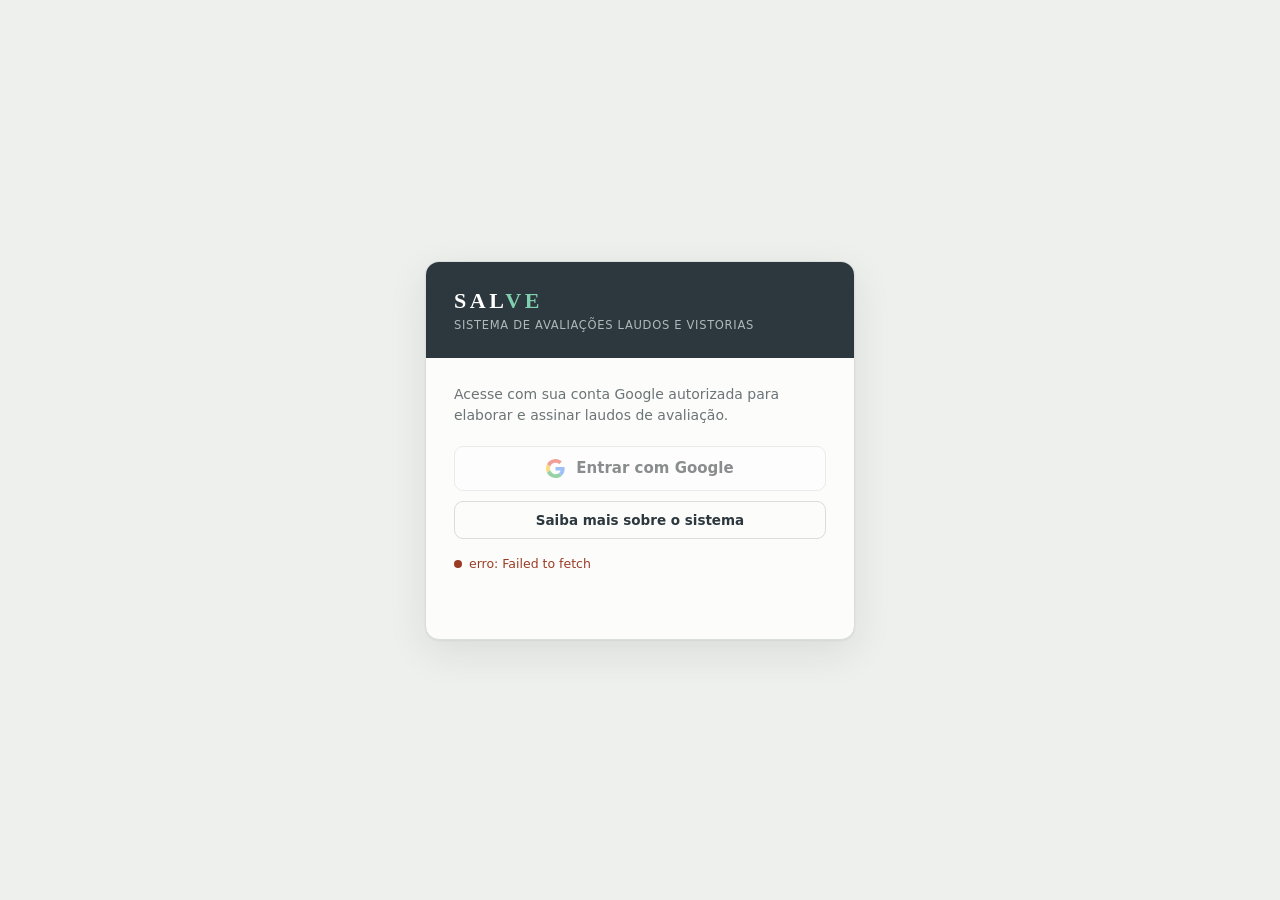
<file: processo.html>
<!DOCTYPE html>
<html lang="pt-BR">
<head>
<!-- CSP: script-src ainda precisa de 'unsafe-inline' porque todo o JS do app vive
     inline em cada HTML (sem etapa de build); script-src 'self' sozinho fecharia
     a execucao das paginas. accounts.google.com cobre o SDK de login (GSI) e o
     popup/iframe de autenticacao; salve-backend.onrender.com e a API. -->
<meta http-equiv="Content-Security-Policy" content="default-src 'self'; script-src 'self' 'unsafe-inline' https://accounts.google.com; style-src 'self' 'unsafe-inline' https://fonts.googleapis.com; font-src 'self' https://fonts.gstatic.com; img-src 'self' data: blob:; connect-src 'self' https://salve-backend.onrender.com https://accounts.google.com https://oauth2.googleapis.com https://www.googleapis.com; frame-src https://accounts.google.com; object-src 'none'; base-uri 'none'; form-action 'self';">
<meta charset="UTF-8"><meta name="viewport" content="width=device-width, initial-scale=1.0, viewport-fit=cover">
<title>SALVe — Processo</title>
<link rel="manifest" href="manifest.webmanifest"><meta name="theme-color" content="#2C383D">
<link rel="icon" href="favicon-48.png"><link rel="apple-touch-icon" href="apple-touch-icon.png">
<link rel="preconnect" href="https://fonts.googleapis.com"><link rel="preconnect" href="https://fonts.gstatic.com" crossorigin>
<link href="https://fonts.googleapis.com/css2?family=IBM+Plex+Sans:wght@400;500;600;700&family=IBM+Plex+Sans+Condensed:wght@600;700&family=IBM+Plex+Mono:wght@400;500;600&display=swap" rel="stylesheet">
<script src="config.js"></script>
<link rel="stylesheet" href="pericia.css">
</head>
<body>
<div id="nav"></div>
<div class="wrap" id="wrap" style="display:none">
  <p style="margin:0 0 10px"><a href="processos.html" class="small" style="color:var(--blue);font-weight:600;text-decoration:none">‹ Todos os processos</a></p>
  <div id="sema"></div>
  <nav class="tabs" id="tabs" aria-label="Etapas do processo"></nav>
  <div id="panes"></div>
</div>
<div class="gate" id="gate" style="display:none"></div>

<script src="pericia-core.js"></script>
<script>
"use strict";
const { $, esc, dBR, brl, hoje, toast, api, post, del, baixar, lerArquivo, enviarEmBlocos, montarNav, refs, optHTML,
  origemHTML, lerOrigem, citar, pillClasse, editorLinhas, schemaHTML, lerSchema, docPainel, pillSit, pillStatus } = SP;
const PID = new URLSearchParams(location.search).get("id");
let D = null, R = null, MODS = {}, BENS = [], TAB = new URLSearchParams(location.search).get("aba") || "geral";
const ED = {};   // editores de linhas vivos
const val = (id) => ($(id) || {}).value ?? "";
const P = () => D.proc;
const url = (s) => `/api/pericia/processos/${PID}${s || ""}`;

const TABS = [
  ["geral", "Visão geral"], ["ident", "Identificação"], ["crono", "Cronologia"], ["escopo", "Escopo"],
  ["quesitos", "Quesitos"], ["aceite", "Nomeação e aceite"], ["honor", "Honorários"], ["prazos", "Prazos"],
  ["dilig", "Diligência"], ["objeto", "Objeto e checklist"], ["evid", "Evidências"], ["analise", "Análise"],
  ["laudo", "Laudo"], ["pos", "Pós-laudo"], ["fin", "Financeiro"],
];
const contagem = () => ({ crono: D.eventos.length, quesitos: D.quesitos.length, prazos: D.prazos.length, dilig: D.diligencias.length,
  objeto: D.objetos.length, evid: D.evidencias.length, analise: D.analises.length, laudo: D.laudos.length, pos: D.esclarecimentos.length });

async function iniciar() {
  if (!PID) { location.href = "processos.html"; return; }
  try { await montarNav("processos.html"); } catch (e) { return; }
  R = await refs();
  await recarregar();
  $("wrap").style.display = "block";
}
async function recarregar() {
  try { D = await api(url()); }
  catch (e) { $("gate").style.display = "block"; $("gate").innerHTML = `<h3>Processo indisponível</h3><p>${esc(e.message)}</p>`; return; }
  const ids = new Set([...(P().modulos || []), ...D.objetos.map(o => o.moduloId)]);
  await Promise.all([...ids].filter(i => !MODS[i]).map(async i => { try { MODS[i] = await api("/api/modulos/" + i); } catch (e) {} }));
  if (!BENS.length) { try { BENS = await api("/api/salve/bens"); } catch (e) { BENS = []; } }
  document.title = "SALVe — " + (P().numero || "Processo");
  renderSema(); renderTabs(); mostrar(TAB);
}
async function salvarProc(parcial, msg) {
  try { await post("/api/pericia/processos", { id: PID, ...parcial }); toast(msg || "Alterações salvas."); await recarregar(); return true; }
  catch (e) { toast(e.message, true); return false; }
}
async function salvarFilho(col, body, msg) {
  try { const r = await post(url("/" + col), body); toast(msg || "Registro salvo."); await recarregar(); return r; }
  catch (e) { toast(e.message, true); return null; }
}
async function excluirFilho(col, id) {
  if (!confirm("Excluir este registro?")) return;
  try { await del(url(`/${col}/${id}`)); toast("Registro excluído."); await recarregar(); } catch (e) { toast(e.message, true); }
}
async function fluxo(cmd, body, timeoutMs) {
  try { return await post(url("/fluxos/" + cmd), body || {}, timeoutMs); } catch (e) { toast(e.message, true); return null; }
}

// ── cabeçalho (semáforo) ──
function renderSema() {
  const r = D.resumo, st = r.status, a = r.proximaAcao;
  $("sema").innerHTML = `<div class="sema ${st.cor}"><div class="luz"></div><div class="corpo">
    <div><h1 class="mono">${esc(P().numero || "Processo sem número")}</h1>
      <div class="small muted">${esc([P().tribunal, P().comarca, P().vara].filter(Boolean).join(" · ") || "Tribunal e vara não informados")}</div>
      <div class="st" style="margin-top:6px">${st.icone} ${esc(st.rotulo)}</div>
      <div class="small muted" style="margin-top:4px">${esc(P().objeto || "")}</div></div>
    <div><div class="acao${a.urgente ? " urg" : ""}"><b>Próxima ação do perito</b>${esc(a.acao)}
      ${a.comando && CMD_TAB[a.comando] ? `<div style="margin-top:6px"><button class="btn sm" data-ir="${CMD_TAB[a.comando]}">Ir para ${esc((TABS.find(t => t[0] === CMD_TAB[a.comando]) || [])[1])}</button></div>` : ""}</div>
      <div class="row small" style="margin-top:8px;gap:14px">
        <span>Prazo do laudo: <b>${dBR(r.prazoLaudo)}</b></span><span>Diligência: <b>${dBR(r.dataDiligencia)}</b></span>
        <span>Honorários: <b class="mono">${r.honorariosArbitrados ? brl(r.honorariosArbitrados) + " arb." : r.honorariosPropostos ? brl(r.honorariosPropostos) + " prop." : "—"}</b></span>
        <span>Pendências: <b>${r.pendencias}</b></span></div></div></div></div>`;
  $("sema").querySelectorAll("[data-ir]").forEach(b => b.onclick = () => mostrar(b.dataset.ir));
}
const CMD_TAB = { analisar: "geral", atualizar: "crono", aceite: "aceite", honorarios: "honor", agendar: "dilig", diligencia: "objeto", laudo: "laudo", quesitos: "quesitos", pagamento: "fin" };

function renderTabs() {
  const c = contagem();
  $("tabs").innerHTML = TABS.map(([k, t]) => `<button class="tab${k === TAB ? " on" : ""}" data-t="${k}">${esc(t)}${c[k] ? `<span class="n">${c[k]}</span>` : ""}</button>`).join("");
  $("tabs").querySelectorAll(".tab").forEach(b => b.onclick = () => mostrar(b.dataset.t));
}
function mostrar(t) {
  TAB = t;
  history.replaceState(null, "", `?id=${encodeURIComponent(PID)}&aba=${t}`);
  $("tabs").querySelectorAll(".tab").forEach(b => b.classList.toggle("on", b.dataset.t === t));
  $("panes").innerHTML = `<div class="pane on" id="pane"></div>`;
  (RENDER[t] || (() => {}))($("pane"));
}
const card = (titulo, corpo, dir) => `<div class="card"><div class="ch"><h2>${esc(titulo)}</h2>${dir || ""}</div><div class="cb">${corpo}</div></div>`;
const fld = (id, rot, v, tipo, extra) => `<div class="fld${extra || ""}"><label for="${id}">${esc(rot)}</label>${tipo === "textarea" ? `<textarea id="${id}">${esc(v ?? "")}</textarea>` : `<input id="${id}" type="${tipo || "text"}" value="${esc(v ?? "")}"${tipo === "number" ? ' step="any"' : ""}>`}</div>`;
const sel = (id, rot, lista, v, extra) => `<div class="fld${extra || ""}"><label for="${id}">${esc(rot)}</label><select id="${id}">${optHTML(lista, v, "—")}</select></div>`;
const SIM_NAO = [{ id: "sim", label: "Sim" }, { id: "nao", label: "Não" }, { id: "a_verificar", label: "A verificar" }];
const nomeMod = (id) => (MODS[id] && MODS[id].nome) || id;
const rotEv = (id) => { const e = D.evidencias.find(x => x.id === id); return e ? e.codigo : "?"; };
const multiEv = (px, marcados) => `<div class="row small" id="${px}" style="gap:10px">${D.evidencias.length ? D.evidencias.map(e => `<label class="row" style="gap:4px"><input type="checkbox" value="${esc(e.id)}"${(marcados || []).includes(e.id) ? " checked" : ""}> ${esc(e.codigo)} <span class="muted">${esc((e.legenda || e.descricao || "").slice(0, 30))}</span></label>`).join("") : '<span class="muted">Nenhuma evidência cadastrada.</span>'}</div>`;
const lerMulti = (px) => [...document.querySelectorAll(`#${px} input:checked`)].map(i => i.value);

const RENDER = {};

// ── Visão geral ──
RENDER.geral = (el) => {
  const pend = D.pendencias;
  el.innerHTML = card("Status e pendências", `
    ${D.resumo.status.motivos.length ? `<div class="${D.resumo.status.cor === "vermelho" ? "blq" : "aviso"}"><b>${D.resumo.status.icone} ${esc(D.resumo.status.rotulo)}</b><ul style="margin:6px 0 0 18px;padding:0">${D.resumo.status.motivos.map(m => `<li>${esc(m)}</li>`).join("")}</ul></div>` : ""}
    <div class="tscroll"><table><thead><tr><th>Informação ausente</th><th>Impacto</th><th>Providência</th><th></th></tr></thead><tbody>
    ${pend.length ? pend.map(p => `<tr><td>${esc(p.informacao)}</td><td class="small">${esc(p.impacto || "")}</td><td class="small">${esc(p.providencia || "")}</td>
      <td>${p.derivada ? '<span class="pill neu">automática</span>' : `<button class="btn sm ghost" data-res="${esc(p.id)}">Resolvida</button>`}</td></tr>`).join("") : '<tr><td colspan="4" class="empty">Sem pendências registradas.</td></tr>'}
    </tbody></table></div>
    <h3 class="small" style="margin:16px 0 6px">Registrar pendência manual</h3>
    <div class="grid g3">${fld("pdInfo", "Informação ausente", "")}${fld("pdImp", "Impacto", "")}
      ${sel("pdProv", "Providência recomendada", ["Peticionar", "Solicitar documento", "Verificar objeto", "Realizar ensaio", "Aguardar decisão", "Outra"], "")}</div>
    <div class="row end" style="margin-top:10px"><button class="btn ghost" id="pdAdd">Adicionar pendência</button></div>`,
    `<div class="row"><button class="btn ghost" id="bAtualizar">Atualizar processo</button><button class="btn" id="bAnalisar">Analisar processo</button></div>`)
    + `<div id="saidaAnalise"></div>`;
  el.querySelectorAll("[data-res]").forEach(b => b.onclick = () => salvarProc({ pendencias: (P().pendencias || []).map(p => p.id === b.dataset.res ? { ...p, resolvida: true } : p) }, "Pendência resolvida."));
  $("pdAdd").onclick = () => { if (!val("pdInfo").trim()) return toast("Descreva a informação ausente.", true);
    salvarProc({ pendencias: [...(P().pendencias || []), { informacao: val("pdInfo"), impacto: val("pdImp"), providencia: val("pdProv") }] }, "Pendência registrada."); };
  $("bAnalisar").onclick = () => analisar("analisar");
  $("bAtualizar").onclick = () => analisar("atualizar");
};
async function analisar(cmd) {
  const out = await fluxo(cmd); if (!out) return;
  const a = out.resultado, id = a.identificacao, NL = R.naoLocalizado;
  const v = (x) => x ? esc(x) : `<span class="nl">${esc(NL)}</span>`;
  const bl = (t, b) => `<div class="fld"><label>${esc(t)}</label><div>${b.origem === null ? `<span class="nl">${esc(NL)}</span>` : esc(b.texto) + `<div class="small muted">Fonte: ${esc(b.origem)}</div>`}</div></div>`;
  $("saidaAnalise").innerHTML = card(cmd === "atualizar" ? "Atualização do processo" : "Auditoria do processo", `
    ${cmd === "atualizar" ? `<div class="aviso">Novos eventos desde a última análise: <b>${(a.novosEventos || []).length}</b>${a.statusAnterior ? ` · status anterior: ${esc(a.statusAnterior.icone + " " + a.statusAnterior.rotulo)}` : ""}</div>` : ""}
    <h3>Identificação</h3><div class="grid g3 small">
      <div>Processo: <b>${v(id.processo)}</b></div><div>Tribunal: <b>${v(id.tribunal)}</b></div><div>Vara: <b>${v(id.vara)}</b></div>
      <div>Juiz(a): <b>${v(id.juiz)}</b></div><div>Nomeação: <b>${id.dataNomeacao ? dBR(id.dataNomeacao) : v(null)}</b></div><div>Valor da causa: <b>${id.valorCausa ? brl(id.valorCausa) : v(null)}</b></div>
      <div class="span2">Objeto: <b>${v(id.objeto)}</b></div><div>Localização: <b>${v(id.localizacaoObjeto)}</b></div>
      <div class="spanall">Partes: ${id.partes.length ? id.partes.map(p => `${esc(p.polo)}: <b>${esc(p.nome || "")}</b> (gratuidade: ${esc(p.gratuidade || "não verificada")})`).join("; ") : v(null)}</div>
      <div>Data da análise: <b>${dBR(id.dataAnalise)}</b></div></div>
    <h3>Cronologia processual</h3><div class="tscroll"><table><thead><tr><th>Data</th><th>Evento/ID</th><th>Documento</th><th>Conteúdo relevante</th><th>Consequência para o perito</th></tr></thead><tbody>
    ${a.cronologia.length ? a.cronologia.map(e => `<tr${(a.novosEventos || []).some(n => n.data === e.data && n.conteudo === e.conteudo) ? ' style="background:var(--blue-bg)"' : ""}><td>${dBR(e.data)}</td><td class="mono">${esc(e.evento)}</td><td>${esc(e.documento || "")}</td><td>${esc(e.conteudo || "")} ${pillClasse(e.classe)}</td><td>${esc(e.consequencia || "")}</td></tr>`).join("") : `<tr><td colspan="5" class="empty">Nenhum evento cadastrado.</td></tr>`}</tbody></table></div>
    <h3>Escopo da controvérsia</h3><div class="grid g2">${bl("Alegação do autor", a.escopo.alegacaoAutor)}${bl("Alegação da parte ré", a.escopo.alegacaoReu)}${bl("Pontos incontroversos", a.escopo.incontroversos)}${bl("Pontos controvertidos", a.escopo.controvertidos)}${bl("Objeto determinado pelo Juízo", a.escopo.objetoJuizo)}${bl("Questões submetidas à perícia", a.escopo.questoesPericia)}</div>
    <h3>Quesitos (${a.quesitos.length})</h3>${a.quesitos.map(q => `<div class="q"><b>${esc((R.autoresQuesito.find(x => x.id === q.autor) || {}).label || q.autor)} — ${esc(q.numero || "")}</b><div class="txt">${esc(q.texto)}</div><div class="small muted">Fonte: ${esc(q.origem)}</div></div>`).join("") || `<p class="nl">${esc(NL)}</p>`}
    <h3>Auditoria da nomeação</h3><table><tbody>${a.auditoria.map(x => `<tr><td>${esc(x.item)}</td><td>${x.situacao === NL ? `<span class="nl">${esc(NL)}</span>` : esc(x.situacao)}</td></tr>`).join("")}</tbody></table>
    <h3>Status do processo</h3><p>${pillStatus(a.status)}</p>
    <h3>Ação recomendada ao perito</h3><div class="acao">${esc(a.proximaAcao.acao)}</div>`,
    `<button class="btn sm ghost" id="bCopiarAnalise">Copiar como texto</button>`);
  $("bCopiarAnalise").onclick = async () => { await navigator.clipboard.writeText($("saidaAnalise").innerText); toast("Análise copiada."); };
  renderSema();
}

// ── Identificação ──
RENDER.ident = (el) => {
  const p = P();
  const mods = R.modulos;
  el.innerHTML = card("Dados do processo", `<div class="grid g3">
      ${fld("iNumero", "Número (CNJ)", p.numero)}${sel("iTribunal", "Tribunal", ["TJGO", "TJDFT", "Outro"], p.tribunal)}${fld("iComarca", "Comarca / circunscrição", p.comarca)}
      ${fld("iVara", "Vara", p.vara)}${fld("iJuiz", "Juiz(a)", p.juiz)}${fld("iClasse", "Classe processual", p.classe)}
      ${fld("iValor", "Valor da causa (R$)", p.valorCausa, "number")}${fld("iNomeacao", "Data da nomeação", p.dataNomeacao, "date")}${fld("iNomeacaoId", "ID da decisão de nomeação", p.nomeacaoId)}
      ${fld("iPrazo", "Prazo concedido (texto da decisão)", p.prazoConcedido)}${fld("iLocal", "Localização conhecida do objeto", p.localizacaoObjeto, "text", " span2")}
      ${fld("iObjeto", "Objeto da perícia", p.objeto, "textarea", " spanall")}
      <div class="fld spanall"><label>Módulos técnicos do objeto</label><div class="row" id="iMods">${mods.map(m => `<label class="row small" style="gap:4px"><input type="checkbox" value="${esc(m.id)}"${(p.modulos || []).includes(m.id) ? " checked" : ""}> ${esc(m.nome)}</label>`).join("")}</div></div>
    </div>`) +
    card("Partes, advogados, gratuidade e assistentes técnicos", `<div id="edPartes"></div>`) +
    card("Acesso de outros usuários", `<p class="small muted">Dono: ${esc(p._ownerEmail || "")}</p>
      <div class="row">${(p.acessos || []).map(e => `<span class="pill inf">${esc(e)} ${D.podeGerir ? `<button class="btn sm ghost" style="padding:0 4px;border:0" data-rmac="${esc(e)}" aria-label="Remover acesso">✕</button>` : ""}</span>`).join("") || '<span class="muted small">Somente o dono e administradores.</span>'}</div>
      ${D.podeGerir ? `<div class="row" style="margin-top:10px"><input id="acEmail" placeholder="e-mail do colaborador" style="max-width:280px"><button class="btn ghost" id="acAdd">Liberar acesso</button></div>` : ""}`) +
    `<div class="row end"><button class="btn danger" id="bExcluir"${D.podeGerir ? "" : " disabled"}>Excluir processo</button><button class="btn" id="bSalvarIdent">Salvar identificação</button></div>`;
  ED.partes = editorLinhas($("edPartes"), [
    { k: "polo", rot: "Polo", tipo: "select", opts: [{ id: "autor", label: "Autor" }, { id: "reu", label: "Réu" }, { id: "terceiro", label: "Terceiro" }, { id: "mp", label: "Ministério Público" }], w: "120px" },
    { k: "nome", rot: "Nome" }, { k: "advogado", rot: "Advogado(a) / OAB" },
    { k: "gratuidade", rot: "Gratuidade", tipo: "select", w: "150px", opts: [{ id: "deferida", label: "Deferida" }, { id: "indeferida", label: "Indeferida" }, { id: "pendente", label: "Pedido pendente" }, { id: "nao_requerida", label: "Não requerida" }, { id: "nao_localizada", label: "Não localizada" }] },
    { k: "gratuidadeId", rot: "ID decisão", w: "110px" }, { k: "assistenteNome", rot: "Assistente técnico" }, { k: "assistenteContato", rot: "Contato do assistente" },
  ], (p.partes || []).map(x => ({ ...x, assistenteNome: x.assistente?.nome, assistenteContato: x.assistente?.contato })), { rotuloAdd: "Adicionar parte" });
  $("bSalvarIdent").onclick = () => salvarProc({
    numero: val("iNumero").trim(), tribunal: val("iTribunal"), comarca: val("iComarca"), vara: val("iVara"), juiz: val("iJuiz"), classe: val("iClasse"),
    valorCausa: val("iValor") === "" ? null : Number(val("iValor")), dataNomeacao: val("iNomeacao"), nomeacaoId: val("iNomeacaoId"),
    prazoConcedido: val("iPrazo"), localizacaoObjeto: val("iLocal"), objeto: val("iObjeto"),
    modulos: [...document.querySelectorAll("#iMods input:checked")].map(i => i.value),
    partes: ED.partes.get().map(({ assistenteNome, assistenteContato, ...x }) => ({ ...x, assistente: { nome: assistenteNome || "", contato: assistenteContato || "" } })),
  }, "Identificação salva.");
  el.querySelectorAll("[data-rmac]").forEach(b => b.onclick = async () => { try { await del(url("/acessos/" + encodeURIComponent(b.dataset.rmac))); await recarregar(); } catch (e) { toast(e.message, true); } });
  if ($("acAdd")) $("acAdd").onclick = async () => { try { await post(url("/acessos"), { email: val("acEmail") }); toast("Acesso liberado."); await recarregar(); } catch (e) { toast(e.message, true); } };
  $("bExcluir").onclick = async () => { if (!confirm("Excluir o processo e TODOS os registros e arquivos vinculados? Esta ação não pode ser desfeita.")) return;
    try { await del(url()); location.href = "processos.html"; } catch (e) { toast(e.message, true); } };
};

// ── Cronologia ──
// PDF consolidado dos autos (até 100 MB): enviado em blocos pequenos (nunca
// o arquivo inteiro de uma vez, nem no navegador nem no servidor) e lido por
// IA em segundo plano, também em blocos de páginas — a resposta do envio
// volta na hora, sem esperar a leitura terminar. Cada documento identificado
// vira uma peça rascunho (aba "Peças processuais" abaixo) — revise e
// confirme lá, exatamente como numa peça enviada manualmente, para a
// cronologia/escopo; nada aqui grava evento sozinho.
const ST_AUTOS = { processando: ["at", "Lendo em segundo plano…"], lido: ["ok", "Leitura concluída"], parcial: ["inf", "Concluído, com bloco(s) com erro"], erro: ["no", "Erro na leitura"] };
let TIMER_AUTOS = null;
function pillAutos(a) { const x = ST_AUTOS[a.status] || ["neu", a.status || "—"]; return `<span class="pill ${x[0]}">${esc(x[1])}</span>`; }
async function enviarAutos() {
  const file = ($("atArq").files || [])[0];
  if (!file) return toast("Selecione um arquivo PDF.", true);
  const prompt = val("atPrompt");
  const btn = $("atEnviar"), txt = btn.textContent;
  btn.disabled = true;
  try {
    await enviarEmBlocos(url("/autos"), file, { nomeOriginal: file.name, prompt }, (i, total) => { btn.textContent = `Enviando bloco ${i}/${total}…`; });
    toast("PDF enviado — a leitura por IA roda em segundo plano, criando peças rascunho para revisão."); $("atArq").value = ""; $("atPrompt").value = "";
    await recarregar(); if (TAB === "crono") mostrar("crono");
  } catch (e) { toast(e.message, true); }
  finally { if ($("atEnviar")) { $("atEnviar").disabled = false; $("atEnviar").textContent = txt; } }
}
function renderAutos(box) {
  const lista = (D.autos || []).slice().sort((a, b) => String(b._updatedAt || 0).localeCompare(String(a._updatedAt || 0)));
  box.innerHTML = lista.length ? lista.map((a) => {
    const blocos = a.blocos || [], lidos = blocos.filter((b) => b.status === "lido").length;
    return `<div class="card" style="margin-top:10px"><div class="ch"><h2>${esc(a.nomeOriginal || "Autos")}</h2>${pillAutos(a)}</div><div class="cb">
      <div class="small muted">${blocos.length ? `${lidos}/${blocos.length} blocos lidos${a.totalPaginas ? " · " + a.totalPaginas + " páginas" : ""}` : "Dividindo o PDF em blocos de páginas…"}</div>
      ${a.erro ? `<div class="blq small">${esc(a.erro)}</div>` : ""}
      ${blocos.some((b) => b.status === "erro") ? `<div class="blq small">${blocos.filter((b) => b.status === "erro").map((b) => `Páginas ${b.paginaInicial}–${b.paginaFinal}: ${esc(b.erro)}`).join("; ")}</div>` : ""}
      ${a.prompt ? `<div class="small muted" style="margin-top:6px"><b>Instruções enviadas à IA:</b> ${esc(a.prompt)}</div>` : ""}
      ${a.leituraConsolidada ? `<div class="fld" style="margin-top:8px"><label>Resumo dos documentos identificados (já criados como peças rascunho abaixo)</label><textarea rows="12" readonly>${esc(a.leituraConsolidada)}</textarea></div>` : ""}
      <div class="row end" style="margin-top:10px"><button class="btn sm danger" data-rmaut="${esc(a.id)}">Excluir</button></div>
    </div></div>`;
  }).join("") : '<p class="muted small">Nenhum PDF consolidado enviado ainda.</p>';
  box.querySelectorAll("[data-rmaut]").forEach((b) => b.onclick = () => excluirFilho("autos", b.dataset.rmaut));
}

// Peças processuais (PDF): upload → leitura por IA (sugestão) → revisão do
// perito → confirmação, que é o que de fato grava um evento na cronologia
// (com origem rastreável à peça). Nada que a IA devolve vira fato sozinho.
const ST_PECA = { processando: ["at", "Lendo…"], lido: ["inf", "Lido — revisar"], erro: ["no", "Erro na leitura"] };
function pillPeca(p) {
  if (p.confirmado) return '<span class="pill ok">Na cronologia</span>';
  const x = ST_PECA[p.status] || ["neu", p.status || "—"];
  return `<span class="pill ${x[0]}">${esc(x[1])}</span>`;
}
async function enviarPeca() {
  const file = ($("pzArq").files || [])[0];
  if (!file) return toast("Selecione um arquivo PDF.", true);
  if (file.size > 8 * 1024 * 1024) return toast("Arquivo acima de 8 MB.", true);
  const b64 = await lerArquivo(file);
  const btn = $("pzEnviar"), txt = btn.textContent;
  btn.disabled = true; btn.textContent = "Enviando e lendo com IA (pode levar até 3 min)…";
  try {
    await post(url("/pecas"), { arquivoBase64: b64, nomeOriginal: file.name, tipo: val("pzTipo"), parte: val("pzParte"), data: val("pzData") }, 180000);
    toast("PDF enviado."); await recarregar();
  } catch (e) { toast(e.message, true); }
  finally { if ($("pzEnviar")) { $("pzEnviar").disabled = false; $("pzEnviar").textContent = txt; } }
}
function renderPecas(box) {
  const pecas = (D.pecas || []).slice().sort((a, b) => String(b._updatedAt || 0).localeCompare(String(a._updatedAt || 0)));
  box.innerHTML = pecas.length ? pecas.map((p, i) => {
    const px = "pz" + i;
    const sug = (p.leituraIA && p.leituraIA.sugestao) || {};
    const pontos = sug.pontosAlegados || [];
    return `<div class="card" style="margin-top:10px"><div class="ch"><h2>${esc(p.nomeOriginal || p.arquivo || "Peça")}</h2>${pillPeca(p)}</div><div class="cb">
      ${p.erroLeitura ? `<div class="blq small">${esc(p.erroLeitura)}</div>` : ""}
      ${sug.incoerencia ? `<div class="blq small">⚠ Incoerência processual apontada pela IA: ${esc(sug.incoerencia)}</div>` : ""}
      <div class="grid g4">${sel(px + "_tipo", "Tipo", R.tiposPeca, p.tipo)}${sel(px + "_parte", "Parte", R.partesPeca, p.parte)}${fld(px + "_data", "Data", p.data, "date")}
        ${p.arquivo ? `<div class="fld"><label>&nbsp;</label><button class="btn sm ghost" data-baixar="${esc(p.id)}" type="button">Baixar PDF</button></div>` : `<div class="fld"><label>&nbsp;</label><span class="small muted">Do PDF consolidado dos autos${p.origemAutos ? `, p. ${p.origemAutos.paginaInicial}–${p.origemAutos.paginaFinal}` : ""}</span></div>`}</div>
      <div class="fld"><label for="${px}_resumo">Resumo (revise antes de confirmar)</label><textarea id="${px}_resumo" rows="3">${esc(p.resumoConfirmado || sug.resumoTese || "")}</textarea></div>
      ${pontos.length ? `<div class="fld"><label>Pontos identificados</label><ul class="small" style="margin:4px 0 0 18px;padding:0">${pontos.map(x => `<li>${esc(x)}</li>`).join("")}</ul></div>` : ""}
      ${sug.dispositivo ? `<div class="fld"><label>Dispositivo (se decisão)</label><div class="small">${esc(sug.dispositivo)}</div></div>` : ""}
      <div class="row end" style="margin-top:10px"><button class="btn sm danger" data-rm="${esc(p.id)}">Excluir</button>
        ${p.status === "erro" && p.arquivo ? `<button class="btn sm ghost" data-reler="${esc(p.id)}">Reler com IA</button>` : ""}
        ${!p.confirmado ? `<button class="btn sm" data-conf="${esc(p.id)}" data-px="${px}">Confirmar e adicionar à cronologia</button>` : ""}</div>
    </div></div>`;
  }).join("") : '<p class="muted small">Nenhuma peça enviada ainda.</p>';
  box.querySelectorAll("[data-baixar]").forEach(b => b.onclick = async () => { try { const d = await api(url("/pecas/" + b.dataset.baixar + "/arquivo")); baixar(d.nome, d.base64, "application/pdf"); } catch (e) { toast(e.message, true); } });
  box.querySelectorAll("[data-rm]").forEach(b => b.onclick = () => excluirFilho("pecas", b.dataset.rm));
  box.querySelectorAll("[data-reler]").forEach(b => b.onclick = async () => { try { await post(url("/pecas/" + b.dataset.reler + "/reler"), {}, 180000); toast("Peça relida."); await recarregar(); } catch (e) { toast(e.message, true); } });
  box.querySelectorAll("[data-conf]").forEach(b => b.onclick = async () => {
    const px = b.dataset.px;
    try {
      await post(url("/pecas/" + b.dataset.conf + "/confirmar"), { tipo: val(px + "_tipo"), parte: val(px + "_parte"), data: val(px + "_data"), resumo: val(px + "_resumo") });
      toast("Peça confirmada e adicionada à cronologia."); await recarregar();
    } catch (e) { toast(e.message, true); }
  });
}
RENDER.crono = (el) => {
  const ev = D.eventos.slice().sort((a, b) => String(a.data).localeCompare(String(b.data)));
  el.innerHTML = card("PDF consolidado dos autos (até 100 MB)", `
      <p class="small muted">Para o histórico completo do processo (do início até a nomeação) ou outros lotes grandes de autos. Documento vai em blocos pequenos (não trava o navegador) e é lido pela IA em blocos de páginas, em segundo plano — cada petição/decisão identificada vira uma peça rascunho na lista abaixo, já sinalizando possíveis incoerências processuais. Use o campo de instruções para dizer o que priorizar na leitura.</p>
      ${R.leituraIaDisponivel ? "" : '<div class="aviso">Leitura automática por IA não configurada neste servidor (defina ANTHROPIC_API_KEY nas variáveis de ambiente do Render).</div>'}
      <div class="fld spanall"><label for="atArq">PDF consolidado</label><input type="file" id="atArq" accept="application/pdf"></div>
      <div class="fld"><label for="atPrompt">Instruções para a IA (opcional) — ex.: "foque nas decisões sobre o objeto da perícia" ou "páginas 1–80 são a petição inicial e anexos"</label><textarea id="atPrompt" rows="2"></textarea></div>
      <div class="row end" style="margin-top:8px"><button class="btn" id="atEnviar">Enviar e processar</button></div>
      <div id="atLista" style="margin-top:4px"></div>`) +
    card("Peças processuais (PDF)", `
      ${R.leituraIaDisponivel ? "" : '<div class="aviso">Leitura automática por IA não configurada neste servidor (defina ANTHROPIC_API_KEY nas variáveis de ambiente do Render) — envie o PDF e preencha tipo, parte, data e resumo manualmente antes de confirmar.</div>'}
      <div class="grid g4"><div class="fld spanall"><label for="pzArq">PDF da petição ou decisão (até 8 MB)</label><input type="file" id="pzArq" accept="application/pdf"></div>
      ${sel("pzTipo", "Tipo (opcional — a IA sugere)", R.tiposPeca, "")}${sel("pzParte", "Parte (opcional — a IA sugere)", R.partesPeca, "")}${fld("pzData", "Data (opcional — a IA sugere)", "", "date")}</div>
      <div class="row end" style="margin-top:8px"><button class="btn" id="pzEnviar">Enviar e ler</button></div>
      <div id="pzLista" style="margin-top:4px"></div>`) +
    card("Cronologia processual", `<div class="tscroll"><table><thead><tr><th>Data</th><th>Evento/ID</th><th>Documento</th><th>Conteúdo relevante</th><th>Consequência para o perito</th><th>Natureza</th><th></th></tr></thead><tbody>
    ${ev.length ? ev.map(e => `<tr><td>${dBR(e.data)}</td><td class="mono">${esc(e.eventoId || "")}</td><td>${esc(e.documento || "")}<div class="small muted">${citar(e.origem)}</div></td><td>${esc(e.conteudo)}</td><td>${esc(e.consequencia || "")}</td><td>${pillClasse(e.origem?.classe)}</td>
      <td class="row"><button class="btn sm ghost" data-ed="${esc(e.id)}">Editar</button><button class="btn sm danger" data-rm="${esc(e.id)}" aria-label="Excluir">✕</button></td></tr>`).join("") : '<tr><td colspan="7" class="empty">Registre as movimentações relevantes, sem omitir decisões relacionadas à perícia.</td></tr>'}
    </tbody></table></div>`) + `<div id="formEv"></div>`;
  renderAutos($("atLista"));
  $("atEnviar").onclick = enviarAutos;
  clearTimeout(TIMER_AUTOS);
  if ((D.autos || []).some(a => a.status === "processando")) TIMER_AUTOS = setTimeout(async () => { await recarregar(); if (TAB === "crono") mostrar("crono"); }, 6000);
  renderPecas($("pzLista"));
  $("pzEnviar").onclick = enviarPeca;
  const form = (e) => {
    e = e || {};
    $("formEv").innerHTML = card(e.id ? "Editar evento" : "Novo evento", `<div class="grid g4">
      ${fld("eData", "Data", e.data, "date")}${fld("eId", "Evento / ID", e.eventoId)}${fld("eDoc", "Documento", e.documento, "text", " span2")}
      ${fld("eCont", "Conteúdo relevante", e.conteudo, "textarea", " span2")}${fld("eCons", "Consequência para o perito", e.consequencia, "textarea", " span2")}</div>
      ${origemHTML("eOr", e.origem || { documentoId: e.eventoId, data: e.data })}
      <div class="row end" style="margin-top:10px">${e.id ? '<button class="btn ghost" id="eCanc">Cancelar</button>' : ""}<button class="btn" id="eSalvar">Salvar evento</button></div>`);
    $("eSalvar").onclick = () => salvarFilho("eventos", { id: e.id, data: val("eData"), eventoId: val("eId"), documento: val("eDoc"), conteudo: val("eCont"), consequencia: val("eCons"), origem: lerOrigem("eOr") });
    if ($("eCanc")) $("eCanc").onclick = () => form();
  };
  form();
  el.querySelectorAll("[data-ed]").forEach(b => b.onclick = () => { form(D.eventos.find(x => x.id === b.dataset.ed)); $("formEv").scrollIntoView({ behavior: "smooth" }); });
  el.querySelectorAll("[data-rm]").forEach(b => b.onclick = () => excluirFilho("eventos", b.dataset.rm));
};

// ── Escopo ──
const ESCOPO = [["alegacaoAutor", "Alegação do autor", ["alegacao_parte"]], ["alegacaoReu", "Alegação da parte ré", ["alegacao_parte"]],
  ["incontroversos", "Pontos incontroversos"], ["controvertidos", "Pontos controvertidos"], ["objetoJuizo", "Objeto determinado pelo Juízo", ["decisao_juizo"]],
  ["questoesPericia", "Questões efetivamente submetidas à perícia"]];
RENDER.escopo = (el) => {
  const e = P().escopo || {};
  const confirmadas = (D.pecas || []).filter(p => p.confirmado).length;
  el.innerHTML = `<div class="aviso">Alegações de parte são sempre registradas como alegação — nunca como fato comprovado.</div>` +
    card("Rascunho de controvérsias por IA", `
      <p class="small muted">Gera um rascunho de todos os campos abaixo — alegação do autor, alegação do réu, objeto determinado pelo juízo, pontos incontroversos, pontos controvertidos e questões submetidas à perícia — a partir das peças já confirmadas na cronologia (${confirmadas} confirmada${confirmadas === 1 ? "" : "s"}). O texto preenche os campos abaixo para revisão — nada é salvo automaticamente.</p>
      ${R.leituraIaDisponivel ? "" : '<div class="aviso">Leitura automática por IA não configurada neste servidor (defina ANTHROPIC_API_KEY nas variáveis de ambiente do Render).</div>'}
      <div class="row end"><button class="btn ghost" id="bControversias"${confirmadas < 2 ? " disabled" : ""}>Gerar rascunho de controvérsias com IA</button></div>
      ${confirmadas < 2 ? '<p class="small muted">Confirme ao menos duas peças (idealmente uma de cada parte) para habilitar.</p>' : ""}`) +
    ESCOPO.map(([k, t, cl]) => card(t, `<div class="fld"><textarea id="s_${k}" rows="3">${esc(e[k]?.texto || "")}</textarea></div>
      ${origemHTML("so_" + k, e[k]?.origem, { classes: cl, padrao: cl ? cl[0] : "fato_autos" })}`)).join("") +
    `<div class="row end"><button class="btn" id="bEscopo">Salvar escopo</button></div>`;
  $("bEscopo").onclick = () => {
    const escopo = {};
    ESCOPO.forEach(([k]) => { const t = val("s_" + k).trim(); if (t) escopo[k] = { texto: t, origem: lerOrigem("so_" + k) }; });
    salvarProc({ escopo }, "Escopo salvo.");
  };
  if ($("bControversias")) $("bControversias").onclick = async () => {
    const btn = $("bControversias"), txt = btn.textContent;
    btn.disabled = true; btn.textContent = "Gerando rascunho (pode levar até 3 min)…";
    try {
      const out = await fluxo("sintetizar_controversias", {}, 180000);
      if (out && out.resultado) {
        const r = out.resultado;
        [["alegacaoAutor", r.alegacaoAutor, "alegacao_parte"], ["alegacaoReu", r.alegacaoReu, "alegacao_parte"], ["objetoJuizo", r.objetoJuizo, "decisao_juizo"],
         ["incontroversos", r.incontroversos, "analise"], ["controvertidos", r.controvertidos, "analise"], ["questoesPericia", r.questoesPericia, "analise"]].forEach(([k, texto, classe]) => {
          if (!texto) return;
          $("s_" + k).value = texto;
          const cSel = $("so_" + k + "_classe"); if (cSel) cSel.value = classe;
        });
        toast("Rascunho gerado — revise o texto e clique em Salvar escopo.");
      }
    } finally { if ($("bControversias")) { $("bControversias").disabled = false; $("bControversias").textContent = txt; } }
  };
};

// ── Quesitos ──
RENDER.quesitos = (el) => {
  const grupos = R.autoresQuesito.map(a => ({ a, qs: D.quesitos.filter(q => q.autor === a.id) })).filter(g => g.qs.length);
  const pend = D.quesitos.filter(q => q.status !== "respondido").length;
  el.innerHTML = card(`Quesitos (${D.quesitos.length}; ${pend} pendente${pend === 1 ? "" : "s"})`, grupos.length ? grupos.map(g => `<h3 style="margin:10px 0 8px">${esc(g.a.label)}</h3>` +
    g.qs.map(q => `<div class="q"><div class="row" style="justify-content:space-between"><b>Quesito ${esc(q.numero || "")}</b>
        <span class="row">${q.natureza === "juridico" ? '<span class="pill at">jurídico</span>' : q.natureza === "misto" ? '<span class="pill at">misto</span>' : ""}<span class="pill ${q.status === "respondido" ? "ok" : "no"}">${q.status === "respondido" ? "respondido" : "pendente"}</span>
        <button class="btn sm ghost" data-ed="${esc(q.id)}">Editar / responder</button><button class="btn sm danger" data-rm="${esc(q.id)}" aria-label="Excluir">✕</button></span></div>
      <div class="small muted">PERGUNTA — fonte: ${citar(q.origem)}</div><div class="txt">${esc(q.texto)}</div>
      ${q.resposta ? `<div class="small muted">RESPOSTA</div><div class="txt">${esc(q.resposta)}</div>` : ""}
      ${q.fundamentacao ? `<div class="small muted">FUNDAMENTAÇÃO TÉCNICA</div><div class="txt">${esc(q.fundamentacao)}</div>` : ""}</div>`).join("")).join("")
    : '<p class="empty">Transcreva integralmente cada quesito do Juízo, do autor, do réu e do Ministério Público.</p>') + `<div id="formQ"></div>`;
  const form = (q) => {
    q = q || {};
    $("formQ").innerHTML = card(q.id ? `Quesito ${q.numero || ""} — ${(R.autoresQuesito.find(a => a.id === q.autor) || {}).label || ""}` : "Novo quesito", `<div class="grid g4">
      ${sel("qAutor", "Formulado por", R.autoresQuesito, q.autor)}${fld("qNum", "Número", q.numero)}
      ${sel("qNat", "Natureza", [{ id: "tecnico", label: "Técnico" }, { id: "juridico", label: "Jurídico" }, { id: "misto", label: "Misto" }], q.natureza || "tecnico")}<div></div>
      ${fld("qTexto", "Pergunta — transcrição integral", q.texto, "textarea", " spanall")}
      ${fld("qResp", "Resposta objetiva", q.resposta, "textarea", " spanall")}
      ${fld("qFund", "Fundamentação técnica (quando necessária)", q.fundamentacao, "textarea", " spanall")}
      <div class="fld spanall"><label>Evidências que sustentam a resposta</label>${multiEv("qEv", q.evidencias)}</div></div>
      <p class="small muted">Quesito jurídico: o laudo registra automaticamente que a questão extrapola a competência técnica do perito; responda apenas o aspecto de engenharia, se houver. Evite “sim” ou “não” sem fundamentação.</p>
      ${origemHTML("qOr", q.origem, { classes: ["fato_autos", "decisao_juizo"], padrao: q.autor === "juizo" ? "decisao_juizo" : "fato_autos" })}
      <div class="row end" style="margin-top:10px">${q.id ? '<button class="btn ghost" id="qCanc">Cancelar</button>' : ""}<button class="btn" id="qSalvar">Salvar quesito</button></div>`);
    $("qSalvar").onclick = () => salvarFilho("quesitos", { id: q.id, autor: val("qAutor"), numero: val("qNum"), natureza: val("qNat"), texto: val("qTexto"),
      resposta: val("qResp"), fundamentacao: val("qFund"), evidencias: lerMulti("qEv"), origem: lerOrigem("qOr") });
    if ($("qCanc")) $("qCanc").onclick = () => form();
  };
  form();
  el.querySelectorAll("[data-ed]").forEach(b => b.onclick = () => { form(D.quesitos.find(x => x.id === b.dataset.ed)); $("formQ").scrollIntoView({ behavior: "smooth" }); });
  el.querySelectorAll("[data-rm]").forEach(b => b.onclick = () => excluirFilho("quesitos", b.dataset.rm));
};

// ── Nomeação e aceite ──
RENDER.aceite = (el) => {
  const a = P().auditoria || {}, ac = P().aceite || {};
  el.innerHTML = card("Auditoria da nomeação", `<div class="grid g3">
      ${sel("aComp", "Compatível com Engenharia Mecânica?", SIM_NAO, a.compatibilidade)}${sel("aImp", "Há impedimento ou suspeição?", SIM_NAO, a.impedimento)}
      ${sel("aConf", "Há conflito de interesses?", SIM_NAO, a.conflito)}${sel("aArt", "Necessidade de ART", [{ id: "necessaria", label: "Necessária" }, { id: "dispensada", label: "Não necessária" }, { id: "a_verificar", label: "A verificar" }], a.art)}
      ${fld("aDesl", "Necessidade de deslocamento", a.deslocamento)}${fld("aEstado", "Estado de conservação / funcionamento", a.estadoObjeto)}
      ${fld("aDocs", "Documentos ainda necessários", a.documentosNecessarios, "textarea", " spanall")}${fld("aObs", "Observações", a.observacoes, "textarea", " spanall")}</div>
      <div class="row end" style="margin-top:10px"><button class="btn" id="aSalvar">Salvar auditoria</button></div>`) +
    card("Manifestação de aceite", `<div class="grid g2">${fld("acReq", "Requerimentos adicionais estritamente necessários (um por linha)", (ac.requerimentos || []).join("\n"), "textarea", " spanall")}</div>
      <div class="row end" style="margin: 10px 0"><button class="btn ghost" id="acReqS">Salvar requerimentos</button><button class="btn" id="acGerar">Fazer aceite</button></div><div id="acDoc"></div>`) +
    card("Registro de protocolo", `<p class="small">${ac.protocoladoEm ? `Aceite protocolado em <b>${dBR(ac.protocoladoEm)}</b>${ac.documentoId ? ` (ID ${esc(ac.documentoId)})` : ""}.` : "Aceite ainda não protocolado."}</p>
      <div class="grid g3">${fld("pData", "Data do protocolo", ac.protocoladoEm || hoje(), "date")}${fld("pId", "ID do documento protocolado", ac.documentoId)}<div class="fld"><label>&nbsp;</label><button class="btn" id="pSalvar">Registrar protocolo do aceite</button></div></div>`);
  $("aSalvar").onclick = () => salvarProc({ auditoria: { compatibilidade: val("aComp"), impedimento: val("aImp"), conflito: val("aConf"), art: val("aArt"),
    deslocamento: val("aDesl"), estadoObjeto: val("aEstado"), documentosNecessarios: val("aDocs"), observacoes: val("aObs") } }, "Auditoria salva.");
  $("acReqS").onclick = () => salvarProc({ aceite: { ...ac, requerimentos: val("acReq").split("\n").map(s => s.trim()).filter(Boolean) } });
  const gerar = async (rasc) => { const out = await fluxo("aceite", { rascunho: rasc }); if (out) docPainel($("acDoc"), out, PID, { rascunho: () => gerar(true) }); };
  $("acGerar").onclick = () => gerar(false);
  $("pSalvar").onclick = async () => { try { await post(url("/protocolos"), { tipo: "aceite", data: val("pData"), documentoId: val("pId") }); toast("Protocolo registrado."); await recarregar(); } catch (e) { toast(e.message, true); } };
};

// ── Honorários ──
RENDER.honor = (el) => {
  const h = P().honorarios || {};
  const fatores = Object.values(MODS).filter(m => (P().modulos || []).includes(m.id)).flatMap(m => (m.fatoresComplexidade || []).map(f => ({ ...f, mod: m.nome })));
  const prop = h.proposta || {};
  el.innerHTML = card("Quem custeia", `<div class="grid g4">
      ${sel("hReq", "Quem requereu a prova", [{ id: "autor", label: "Parte autora" }, { id: "reu", label: "Parte ré" }, { id: "ambas", label: "Ambas as partes" }, { id: "juizo", label: "Determinada de ofício" }, { id: "mp", label: "Ministério Público" }], h.requerente)}
      ${sel("hAnt", "Quem antecipa os honorários", [{ id: "autor", label: "Parte autora" }, { id: "reu", label: "Parte ré" }, { id: "rateio", label: "Rateio entre as partes" }, { id: "custeio_publico", label: "Custeio público (gratuidade)" }, { id: "a_definir", label: "A definir pelo Juízo" }], h.antecipante)}
      ${fld("hDec", "ID da decisão sobre honorários", h.decisaoId)}${fld("hNat", "Natureza da perícia (para teto)", h.natureza)}</div>`) +
    card("Plano de trabalho e valor técnico", `
      <div class="grid g3">${fld("hVh", "Valor-hora de engenharia (R$)", h.valorHora, "number")}</div>
      <h3 class="small" style="margin:14px 0 6px">Atividades e horas estimadas</h3><div id="edAtiv"></div>
      <h3 class="small" style="margin:14px 0 6px">Despesas previstas (deslocamento, ensaios, laboratório)</h3><div id="edDesp"></div>
      ${fatores.length ? `<h3 class="small" style="margin:14px 0 6px">Fatores de complexidade</h3><div class="row" id="hFat">${fatores.map(f => `<label class="row small" style="gap:4px"><input type="checkbox" value="${esc(f.id)}"${(h.fatores || []).includes(f.id) ? " checked" : ""}> ${esc(f.rotulo)}</label>`).join("")}</div>` : ""}
      <div class="grid g2" style="margin-top:12px">${fld("hCron", "Cronograma", h.cronograma, "textarea")}${fld("hJust", "Justificativa técnica (sucinta e proporcional)", h.justificativa, "textarea")}</div>
      <div class="row" style="margin-top:12px;gap:18px"><span>Horas: <b class="mono">${(prop.horas || 0).toLocaleString("pt-BR")}</b></span><span>Honorários: <b class="mono">${brl(prop.honorarios)}</b></span><span>Despesas: <b class="mono">${brl(prop.totalDespesas)}</b></span><span>Valor técnico: <b class="mono" style="color:var(--value)">${brl(prop.valorTecnico)}</b></span></div>
      <div class="row end" style="margin-top:10px"><button class="btn ghost" id="hSalvar">Salvar e recalcular</button><button class="btn" id="hGerar">Propor honorários</button></div>
      <div id="hDoc" style="margin-top:12px"></div>`) +
    card("Arbitramento, depósito e início dos trabalhos", `<div class="grid g4">
      ${fld("hArb", "Honorários arbitrados (R$)", h.arbitrado, "number")}${fld("hArbId", "ID da decisão de arbitramento", h.arbitradoId)}
      ${sel("hAceita", "Concorda com o valor arbitrado?", [{ id: "sim", label: "Sim" }, { id: "nao", label: "Não" }], h.aceitaArbitrado ? "sim" : h.aceitaArbitrado === false ? "nao" : "")}
      ${sel("hDepEx", "Depósito prévio exigido?", [{ id: "sim", label: "Sim" }, { id: "nao", label: "Não" }], h.depositoExigido === false ? "nao" : "sim")}
      ${fld("hAutId", "ID da decisão que autoriza o início", P().autorizacaoInicio?.decisaoId)}${fld("hAutData", "Data dessa decisão", P().autorizacaoInicio?.data, "date")}</div>
      <p class="small muted">Depósitos, alvarás e recebimentos são lançados na aba Financeiro.</p>
      <div class="row end"><button class="btn" id="hArbS">Salvar arbitramento</button></div>`);
  ED.ativ = editorLinhas($("edAtiv"), [{ k: "descricao", rot: "Atividade" }, { k: "horas", rot: "Horas", tipo: "number", w: "110px" }],
    (h.atividades && h.atividades.length) ? h.atividades : R.atividadesPadrao.map(d => ({ descricao: d, horas: "" })), { rotuloAdd: "Adicionar atividade" });
  ED.desp = editorLinhas($("edDesp"), [{ k: "descricao", rot: "Despesa" }, { k: "valor", rot: "Valor (R$)", tipo: "number", w: "140px" }], h.despesas, { rotuloAdd: "Adicionar despesa" });
  const honor = () => ({ ...h, requerente: val("hReq"), antecipante: val("hAnt"), decisaoId: val("hDec"), natureza: val("hNat"),
    valorHora: val("hVh") === "" ? "" : Number(val("hVh")), atividades: ED.ativ.get(), despesas: ED.desp.get(),
    fatores: [...document.querySelectorAll("#hFat input:checked")].map(i => i.value), cronograma: val("hCron"), justificativa: val("hJust") });
  $("hSalvar").onclick = () => salvarProc({ honorarios: honor() }, "Proposta recalculada.");
  const gerar = async (rasc) => {
    if (!await salvarProc({ honorarios: honor() }, "Proposta salva.")) return;
    const out = await fluxo("honorarios", { rascunho: rasc }); if (!out) return;
    TAB = "honor";
    const r = out.resultado;
    const box = $("hDoc");
    box.innerHTML = (r ? `<div class="grid g2" style="margin-bottom:12px"><div class="acao"><b>Valor técnico da perícia</b><span class="mono">${brl(r.calculo.valorTecnico)}</span></div>
      <div class="acao${r.custeio.limite ? "" : " urg"}"><b>Limite de custeio pelo Tribunal</b>${r.custeio.limite ? `<span class="mono">${brl(r.custeio.limite)}</span> — ${esc(r.custeio.fonte)} (verificado em ${dBR(r.custeio.verificadoEm)})` : esc(r.custeio.aviso)}</div></div>
      <div class="aviso">${esc(r.custeio.observacao)}<ul style="margin:6px 0 0 18px;padding:0">${r.contexto.map(c => `<li>${esc(c)}</li>`).join("")}</ul></div>` : "") + `<div id="hDocTxt"></div>`;
    docPainel($("hDocTxt"), out, PID, { rascunho: () => gerar(true) });
  };
  $("hGerar").onclick = () => gerar(false);
  $("hArbS").onclick = () => salvarProc({
    honorarios: { ...honor(), arbitrado: val("hArb") === "" ? null : Number(val("hArb")), arbitradoId: val("hArbId"),
      aceitaArbitrado: val("hAceita") === "sim" ? true : val("hAceita") === "nao" ? false : null, depositoExigido: val("hDepEx") !== "nao" },
    autorizacaoInicio: { decisaoId: val("hAutId"), data: val("hAutData") },
  }, "Arbitramento salvo.");
};

// ── Prazos ──
RENDER.prazos = (el) => {
  const pz = D.prazos.slice().sort((a, b) => String(a.dataLimite || "9").localeCompare(String(b.dataLimite || "9")));
  el.innerHTML = card("Painel de prazos", `<div class="tscroll"><table><thead><tr><th>Prazo</th><th>Evento inicial</th><th>Data-limite</th><th>Situação</th><th>Ação</th><th>Regra</th><th></th></tr></thead><tbody>
    ${pz.length ? pz.map(p => `<tr><td><b>${esc(p.rotulo)}</b></td><td>${dBR(p.dataReferencia)}<div class="small muted">${esc(p.eventoInicial || "")}</div></td>
      <td class="mono">${p.dataLimite ? dBR(p.dataLimite) : "—"}</td><td>${pillSit(p.situacao)}</td><td class="small">${esc(p.acao || "")}</td>
      <td class="small">${esc(p.dias ?? "?")} dia(s) ${p.contagem === "corridos" ? "corridos" : "úteis"} · ${esc(p.fonte || "")}<div class="muted">${esc((p.memoria || []).join(" "))}</div><div class="muted">${esc(p.statusFonte || "")}</div></td>
      <td class="row">${p.cumpridoEm ? "" : `<button class="btn sm ghost" data-ok="${esc(p.id)}">Cumprido</button>`}<button class="btn sm danger" data-rm="${esc(p.id)}" aria-label="Excluir">✕</button></td></tr>`).join("")
      : '<tr><td colspan="7" class="empty">Nenhum prazo. O cálculo exige a data da intimação e a regra aplicável.</td></tr>'}</tbody></table></div>`) +
    card("Novo prazo", `<div class="grid g4">
      ${sel("zTipo", "Tipo", R.tiposPrazo.map(t => ({ id: t.id, label: t.rotulo })), "")}
      ${fld("zRef", "Data da intimação / ato de referência", "", "date")}${fld("zEv", "Evento inicial (ID / descrição)", "")}
      ${fld("zDias", "Dias (vazio = padrão do tipo)", "", "number")}
      ${sel("zCont", "Contagem", [{ id: "uteis", label: "Dias úteis" }, { id: "corridos", label: "Dias corridos" }], "")}
      ${sel("zSent", "Sentido", [{ id: "apos", label: "Após a referência" }, { id: "antes", label: "Antecedência (antes da data)" }], "")}
      ${fld("zRot", "Rótulo (opcional)", "")}${sel("zRec", "Suspender em 20/dez–20/jan", [{ id: "sim", label: "Sim" }, { id: "nao", label: "Não" }], "sim")}</div>
      <p class="small muted">Feriados e suspensões do tribunal são cadastrados em Normas e prazos. A vigência de cada regra deve ser conferida em fonte oficial.</p>
      <div class="row end"><button class="btn" id="zSalvar">Calcular e salvar</button></div>`);
  $("zTipo").onchange = () => { const t = R.tiposPrazo.find(x => x.id === val("zTipo")); if (t) { $("zCont").value = t.contagem; $("zSent").value = t.sentido; $("zDias").placeholder = t.dias ?? "informar"; } };
  $("zSalvar").onclick = () => salvarFilho("prazos", { tipo: val("zTipo"), dataReferencia: val("zRef"), eventoInicial: val("zEv"), dias: val("zDias") === "" ? "" : Number(val("zDias")),
    contagem: val("zCont") || undefined, sentido: val("zSent") || undefined, rotulo: val("zRot") || undefined, recesso: val("zRec") !== "nao" }, "Prazo registrado.");
  el.querySelectorAll("[data-ok]").forEach(b => b.onclick = () => salvarFilho("prazos", { id: b.dataset.ok, cumpridoEm: hoje() }, "Prazo marcado como cumprido."));
  el.querySelectorAll("[data-rm]").forEach(b => b.onclick = () => excluirFilho("prazos", b.dataset.rm));
};

// ── Diligência ──
RENDER.dilig = (el) => {
  const ds = D.diligencias;
  el.innerHTML = card("Diligências", `<div class="tscroll"><table><thead><tr><th>Data</th><th>Local</th><th>Responsável pelo acesso</th><th>Comunicação</th><th>Situação</th><th></th></tr></thead><tbody>
    ${ds.length ? ds.map(d => `<tr><td>${dBR(d.data)} ${esc(d.hora || "")}</td><td>${esc(d.local || "")}</td><td>${esc(d.responsavelAcesso || "")}</td>
      <td>${(d.comunicacoes || []).some(c => c.comprovada) ? '<span class="pill ok">comprovada</span>' : '<span class="pill no">sem comprovação</span>'}</td>
      <td>${d.cancelada ? '<span class="pill neu">cancelada</span>' : d.realizada ? '<span class="pill ok">realizada</span>' : '<span class="pill inf">agendada</span>'}</td>
      <td class="row"><button class="btn sm ghost" data-ed="${esc(d.id)}">Abrir</button><button class="btn sm danger" data-rm="${esc(d.id)}" aria-label="Excluir">✕</button></td></tr>`).join("")
      : '<tr><td colspan="6" class="empty">Nenhuma diligência. Antes de agendar, confirme arbitramento, depósito e autorização de início.</td></tr>'}</tbody></table></div>`) + `<div id="formD"></div>`;
  const form = (d) => {
    d = d || {};
    $("formD").innerHTML = card(d.id ? `Diligência de ${dBR(d.data)}` : "Nova diligência", `<div class="grid g4">
      ${fld("dData", "Data", d.data, "date")}${fld("dHora", "Horário", d.hora, "time")}${fld("dLocal", "Endereço do objeto", d.local, "text", " span2")}
      ${fld("dResp", "Pessoa responsável pelo acesso", d.responsavelAcesso)}${fld("dContato", "Contato do responsável", d.contato)}
      ${fld("dCond", "Condições de acesso", d.condicoesAcesso, "text", " span2")}
      ${fld("dEquip", "Equipamentos necessários", d.equipamentos, "textarea", " span2")}${fld("dSolic", "Documentos/condições a solicitar no local", d.solicitacoes, "textarea", " span2")}
      ${fld("dPres", "Presentes", d.presentes, "textarea", " span2")}${fld("dOcor", "Ocorrências", d.ocorrencias, "textarea", " span2")}
      ${sel("dSit", "Situação", [{ id: "agendada", label: "Agendada" }, { id: "realizada", label: "Realizada" }, { id: "cancelada", label: "Cancelada" }], d.cancelada ? "cancelada" : d.realizada ? "realizada" : "agendada")}</div>
      <h3 class="small" style="margin:14px 0 6px">Comunicação às partes e assistentes</h3><div id="edCom"></div>
      <div class="row end" style="margin-top:10px">${d.id ? '<button class="btn ghost" id="dCanc">Nova</button>' : ""}<button class="btn ghost" id="dSalvar">Salvar diligência</button>${d.id ? '<button class="btn" id="dPet">Agendar perícia (petição)</button>' : ""}</div>
      <div id="dDoc" style="margin-top:12px"></div>`);
    const partes = (P().partes || []).flatMap(p => [p.nome && `${p.nome} (${p.polo})`, p.assistente?.nome && `${p.assistente.nome} — assistente`]).filter(Boolean);
    ED.com = editorLinhas($("edCom"), [{ k: "destinatario", rot: "Destinatário", ph: partes.join(" / ") }, { k: "meio", rot: "Meio", tipo: "select", w: "150px", opts: ["Petição nos autos", "Intimação pelo Juízo", "E-mail", "Carta AR", "Outro"] },
      { k: "data", rot: "Data", tipo: "date", w: "150px" }, { k: "comprovanteId", rot: "ID do comprovante", w: "140px" }, { k: "comprovada", rot: "Comprovada", tipo: "check", w: "90px" }],
      d.comunicacoes || partes.map(x => ({ destinatario: x })), { rotuloAdd: "Adicionar destinatário" });
    const corpo = () => ({ id: d.id, data: val("dData"), hora: val("dHora"), local: val("dLocal"), responsavelAcesso: val("dResp"), contato: val("dContato"),
      condicoesAcesso: val("dCond"), equipamentos: val("dEquip"), solicitacoes: val("dSolic"), presentes: val("dPres"), ocorrencias: val("dOcor"),
      realizada: val("dSit") === "realizada", cancelada: val("dSit") === "cancelada", comunicacoes: ED.com.get() });
    $("dSalvar").onclick = () => salvarFilho("diligencias", corpo(), "Diligência salva.");
    if ($("dCanc")) $("dCanc").onclick = () => form();
    if ($("dPet")) {
      const gerar = async (rasc) => { const out = await fluxo("agendar", { diligenciaId: d.id, rascunho: rasc }); if (out) docPainel($("dDoc"), out, PID, { rascunho: () => gerar(true) }); };
      $("dPet").onclick = () => gerar(false);
    }
  };
  form(ds.find(d => !d.realizada && !d.cancelada));
  el.querySelectorAll("[data-ed]").forEach(b => b.onclick = () => { form(ds.find(x => x.id === b.dataset.ed)); $("formD").scrollIntoView({ behavior: "smooth" }); });
  el.querySelectorAll("[data-rm]").forEach(b => b.onclick = () => excluirFilho("diligencias", b.dataset.rm));
};

// ── Objeto e checklist ──
const ST_CHK = [{ id: "pendente", label: "Não verificado" }, { id: "ok", label: "Verificado" }, { id: "nc", label: "Não conforme / anomalia" }, { id: "na", label: "Não aplicável" }];
RENDER.objeto = (el) => {
  const mods = (P().modulos || []);
  el.innerHTML = (mods.length ? "" : `<div class="aviso">Vincule ao menos um módulo técnico na aba Identificação.</div>`) +
    D.objetos.map((o, i) => `<div id="obj_${esc(o.id)}"></div>`).join("") +
    card("Adicionar objeto", mods.length ? `<div class="row">${sel("oNovo", "Módulo", mods.map(m => ({ id: m, label: nomeMod(m) })), mods[0])}<div class="fld"><label>&nbsp;</label><button class="btn" id="oAdd">Adicionar objeto</button></div></div>` : '<p class="muted small">Sem módulo vinculado.</p>');
  if ($("oAdd")) $("oAdd").onclick = () => salvarFilho("objetos", { moduloId: val("oNovo"), dados: {}, checklist: {} }, "Objeto adicionado.");
  D.objetos.forEach((o, i) => renderObjeto($("obj_" + o.id), o, i));
};
/* Um item só "abre" depois que as características que o condicionam são informadas.
   Só se aplica a módulos que declaram `blocos` (sequência de checklist por bloco,
   ex.: elevadores): todo bloco além do primeiro (identificação) fica oculto até haver
   um TIPO escolhido; itens com `tipos`/`tiposExcluidos`/`acionamentos` próprios refinam
   ainda mais o filtro. Módulos sem `blocos` (comportamento antigo) não são afetados. */
function itemAplicavel(it, dados, m) {
  const d = dados || {};
  const blocoInicial = m && Array.isArray(m.blocos) && m.blocos.length ? m.blocos[0].id : null;
  if (blocoInicial && it.grupo !== blocoInicial && !d.tipo) return false;
  if (it.tipos && (!d.tipo || !it.tipos.includes(d.tipo))) return false;
  if (it.tiposExcluidos && d.tipo && it.tiposExcluidos.includes(d.tipo)) return false;
  if (it.acionamentos && (!d.acionamento || !it.acionamentos.includes(d.acionamento))) return false;
  return true;
}
function nomeBloco(m, gid) {
  const b = (m.blocos || []).find(x => x.id === gid);
  return b ? `${b.nome}${b.ref ? " — " + b.ref : ""}` : gid;
}
function renderObjeto(box, o, i) {
  const m = MODS[o.moduloId];
  if (!m) { box.innerHTML = card("Objeto " + (i + 1), `<p class="blq">Módulo ${esc(o.moduloId)} indisponível.</p>`); return; }
  const px = "o" + i;
  const dadosAtuais = o.dados || {};
  const todosItens = Object.values(m.checklists || {}).flat();
  const itens = todosItens.filter(it => itemAplicavel(it, dadosAtuais, m));
  const grupos = (m.blocos && m.blocos.length)
    ? m.blocos.map(b => b.id).filter(gid => itens.some(x => x.grupo === gid))
    : [...new Set(itens.map(x => x.grupo))];
  const feitos = itens.filter(x => o.checklist?.[x.id]?.status && o.checklist[x.id].status !== "pendente").length;
  const blocoInicial = m.blocos && m.blocos.length ? m.blocos[0].id : null;
  const fechado = !!blocoInicial && todosItens.some(it => it.grupo !== blocoInicial) && !itens.some(it => it.grupo !== blocoInicial);
  box.innerHTML = card(`Objeto ${i + 1} — ${m.nome}`, `
    ${(o.alertas || []).length ? `<div class="aviso"><ul style="margin:0 0 0 18px;padding:0">${o.alertas.map(a => `<li>${esc(a)}</li>`).join("")}</ul></div>` : ""}
    ${schemaHTML(m.schemaObjeto, dadosAtuais, px, BENS)}
    <div class="chk-grupo">Ensaios e medições previstos</div><div class="row small" id="${px}_ens">${m.ensaios.map(e => `<label class="row" style="gap:4px"><input type="checkbox" value="${esc(e.id)}"${(o.ensaiosSelecionados || []).includes(e.id) ? " checked" : ""}> ${esc(e.nome)}${e.requerCustodia ? ' <span class="pill at">custódia</span>' : ""}</label>`).join("")}</div>
    <div class="chk-grupo" style="margin-top:18px">Checklist de verificação, por blocos <span class="pill ${itens.length && feitos === itens.length ? "ok" : "at"}">${feitos}/${itens.length}</span></div>
    ${fechado ? `<div class="aviso">Informe <b>Tipo</b> e <b>Acionamento</b> acima para abrir os blocos de checklist aplicáveis a este elevador, conforme a norma.</div>` : ""}
    ${grupos.map(g => `<div class="small muted" style="margin-top:10px;font-weight:600">${esc(nomeBloco(m, g))}</div>` + itens.filter(x => x.grupo === g).map(it => {
      const r = (o.checklist || {})[it.id] || {};
      return `<div class="chk-item"><div>${esc(it.texto)}${it.ref ? ` <span class="small muted">(${esc(it.ref)})</span>` : ""}<div class="small muted">evidência esperada: ${esc(it.evidenciaEsperada)}</div></div>
        <select data-cs="${esc(it.id)}" aria-label="Resultado">${optHTML(ST_CHK, r.status || "pendente")}</select>
        <textarea data-co="${esc(it.id)}" rows="1" placeholder="Observação objetiva" aria-label="Observação">${esc(r.obs || "")}</textarea>
        <input data-ce="${esc(it.id)}" value="${esc((r.evidencias || []).map(rotEv).join(", "))}" placeholder="EV-001, EV-002" aria-label="Evidências"></div>`;
    }).join("")).join("")}
    <div class="grid g2" style="margin-top:14px">
      <div class="fld"><label>Sistemas de referência</label><div class="small muted">${esc((m.sistemas || []).join(" · "))}</div></div>
      <div class="fld"><label>Referências normativas do módulo</label><div class="small">${(m.normasDetalhe || []).map(n => `${esc(n.identificacao)} — <span class="muted">${esc(n.vigencia)}</span>`).join("<br>") || "—"}</div></div></div>
    <div class="row end" style="margin-top:12px"><button class="btn danger" id="${px}_rm">Remover objeto</button><button class="btn ghost" id="${px}_val">Validar</button><button class="btn" id="${px}_sv">Salvar objeto e checklist</button></div>`);
  const ler = () => {
    const checklist = { ...(o.checklist || {}) };   // preserva respostas de itens que, por ora, ficaram fora do filtro
    const porCodigo = new Map(D.evidencias.map(e => [e.codigo.toUpperCase(), e.id]));
    itens.forEach(it => {
      const evs = (box.querySelector(`[data-ce="${it.id}"]`).value || "").split(/[,;\s]+/).map(s => s.trim().toUpperCase()).filter(Boolean);
      const desconhecidos = evs.filter(c => !porCodigo.has(c));
      if (desconhecidos.length) throw new Error(`Evidência inexistente no item “${it.texto}”: ${desconhecidos.join(", ")}`);
      checklist[it.id] = { status: box.querySelector(`[data-cs="${it.id}"]`).value, obs: box.querySelector(`[data-co="${it.id}"]`).value, evidencias: evs.map(c => porCodigo.get(c)) };
    });
    return { id: o.id, moduloId: o.moduloId, dados: lerSchema(m.schemaObjeto, px), checklist, ensaiosSelecionados: [...box.querySelectorAll(`#${px}_ens input:checked`)].map(x => x.value) };
  };
  $(px + "_sv").onclick = () => { try { salvarFilho("objetos", ler(), "Objeto salvo."); } catch (e) { toast(e.message, true); } };
  $(px + "_val").onclick = async () => { try { const r = await post(`/api/modulos/${m.id}/validar`, { dados: lerSchema(m.schemaObjeto, px) });
    toast(r.erros.length ? r.erros.join(" ") : r.alertas.length ? `${r.alertas.length} alerta(s): ${r.alertas[0]}` : "Sem alertas.", !!r.erros.length); } catch (e) { toast(e.message, true); } };
  $(px + "_rm").onclick = () => excluirFilho("objetos", o.id);
  // reabre o checklist (sem salvar) assim que características relevantes do schema mudarem
  m.schemaObjeto.forEach(c => {
    const campo = $(`${px}_${c.chave}`);
    if (campo && (c.chave === "tipo" || c.chave === "acionamento")) {
      campo.onchange = () => { try { renderObjeto(box, { ...o, dados: lerSchema(m.schemaObjeto, px) }, i); } catch (e) {} };
    }
  });
}

// ── Evidências ──
const TIPOS_EV = [{ id: "foto", label: "Fotografia" }, { id: "medicao", label: "Medição" }, { id: "ensaio", label: "Ensaio" }, { id: "documento", label: "Documento" }, { id: "amostra", label: "Amostra / componente coletado" }, { id: "constatacao", label: "Constatação" }];
RENDER.evid = (el) => {
  el.innerHTML = card("Cadastro de evidências", `<div class="tscroll"><table><thead><tr><th>Código</th><th>Evidência</th><th>Origem</th><th>Data / local</th><th>Relevância</th><th>Arquivo</th><th></th></tr></thead><tbody>
    ${D.evidencias.length ? D.evidencias.map(e => `<tr><td class="mono"><b>${esc(e.codigo)}</b><div class="small muted">${esc((TIPOS_EV.find(t => t.id === e.tipo) || {}).label || e.tipo)}</div></td>
      <td>${esc(e.descricao || "")}${e.legenda ? `<div class="small muted">Legenda: ${esc(e.legenda)}</div>` : ""}${e.resultado ? `<div class="small">Resultado: ${esc(e.resultado)}</div>` : ""}
        ${e.tipo === "amostra" ? `<div class="small">${(e.custodia || []).length ? `Custódia: ${e.custodia.length} registro(s)` : '<span class="pill no">sem cadeia de custódia</span>'}</div>` : ""}</td>
      <td>${pillClasse(e.origem?.classe)}<div class="small muted">${citar(e.origem)}</div></td>
      <td class="small">${dBR(e.data)}<br>${esc(e.local || "")}</td><td class="small">${esc(e.relevancia || "")}</td>
      <td class="small">${e.arquivo ? `<button class="btn sm ghost" data-dl="${esc(e.id)}">Baixar</button><div class="mono muted" title="SHA-256">${esc((e.sha256 || "").slice(0, 12))}…</div>` : "—"}</td>
      <td class="row"><button class="btn sm ghost" data-ed="${esc(e.id)}">Editar</button><button class="btn sm danger" data-rm="${esc(e.id)}" aria-label="Excluir">✕</button></td></tr>`).join("")
      : '<tr><td colspan="7" class="empty">Nenhuma evidência. Fotografias recebem numeração e legenda objetiva; o arquivo é guardado sem alteração, com hash SHA-256.</td></tr>'}</tbody></table></div>`) + `<div id="formE"></div>`;
  const form = (e) => {
    e = e || { tipo: "foto", data: hoje() };
    $("formE").innerHTML = card(e.id ? `Evidência ${e.codigo}` : "Nova evidência", `<div class="grid g4">
      ${sel("vTipo", "Tipo", TIPOS_EV, e.tipo)}${fld("vData", "Data", e.data, "date")}${fld("vLocal", "Local", e.local, "text", " span2")}
      ${fld("vDesc", "Descrição", e.descricao, "text", " span2")}${fld("vLeg", "Legenda (fotografias)", e.legenda, "text", " span2")}
      ${fld("vRel", "Relevância", e.relevancia, "text", " span2")}${sel("vObj", "Objeto relacionado", D.objetos.map((o, i) => ({ id: o.id, label: `Objeto ${i + 1} — ${nomeMod(o.moduloId)}` })), e.objetoId, " span2")}
      ${fld("vRes", "Resultado (medição/ensaio)", e.resultado, "text", " span2")}${fld("vInst", "Instrumento / laboratório / calibração", e.instrumento, "text", " span2")}
      <div class="fld spanall"><label for="vArq">${e.arquivo ? "Substituir arquivo (atual: " + esc(e.nomeOriginal || e.arquivo) + ")" : "Arquivo (até 8 MB)"}</label><input type="file" id="vArq"></div></div>
      ${origemHTML("vOr", e.origem, { padrao: e.tipo === "documento" ? "fato_autos" : "evidencia_perito" })}
      <div id="vAmostra" style="display:${e.tipo === "amostra" ? "block" : "none"}">
        <h3 class="small" style="margin:14px 0 6px">Registro de coleta</h3><div class="grid g3">
        ${["origemMaterial:Origem do material", "recipiente:Recipiente", "identificacao:Identificação / lacre", "responsavel:Responsável pela coleta", "armazenamento:Armazenamento", "destino:Destino do material"].map(s => { const [k, t] = s.split(":"); return fld("vc_" + k, t, e.coleta?.[k]); }).join("")}</div>
        <h3 class="small" style="margin:14px 0 6px">Cadeia de custódia</h3><div id="edCust"></div></div>
      <div class="row end" style="margin-top:10px">${e.id ? '<button class="btn ghost" id="vCanc">Nova</button>' : ""}<button class="btn" id="vSalvar">Salvar evidência</button></div>`);
    $("vTipo").onchange = () => { $("vAmostra").style.display = val("vTipo") === "amostra" ? "block" : "none"; };
    ED.cust = editorLinhas($("edCust"), [{ k: "data", rot: "Data", tipo: "date", w: "150px" }, { k: "de", rot: "Entregue por" }, { k: "para", rot: "Recebido por" },
      { k: "local", rot: "Local" }, { k: "acondicionamento", rot: "Acondicionamento / lacre" }], e.custodia, { rotuloAdd: "Registrar transferência" });
    $("vSalvar").onclick = async () => {
      const body = { id: e.id, tipo: val("vTipo"), data: val("vData"), local: val("vLocal"), descricao: val("vDesc"), legenda: val("vLeg"), relevancia: val("vRel"),
        objetoId: val("vObj") || null, resultado: val("vRes"), instrumento: val("vInst"), origem: lerOrigem("vOr"), custodia: ED.cust.get() };
      if (body.tipo === "amostra") { body.coleta = {}; ["origemMaterial", "recipiente", "identificacao", "responsavel", "armazenamento", "destino"].forEach(k => body.coleta[k] = val("vc_" + k)); }
      const f = $("vArq").files[0];
      if (f) { if (f.size > 8 * 1024 * 1024) return toast("Arquivo acima de 8 MB.", true); body.arquivoBase64 = await lerArquivo(f); body.nomeOriginal = f.name; }
      salvarFilho("evidencias", body, "Evidência salva.");
    };
    if ($("vCanc")) $("vCanc").onclick = () => form();
  };
  form();
  el.querySelectorAll("[data-ed]").forEach(b => b.onclick = () => { form(D.evidencias.find(x => x.id === b.dataset.ed)); $("formE").scrollIntoView({ behavior: "smooth" }); });
  el.querySelectorAll("[data-rm]").forEach(b => b.onclick = () => excluirFilho("evidencias", b.dataset.rm));
  el.querySelectorAll("[data-dl]").forEach(b => b.onclick = async () => {
    try { const a = await api(url(`/evidencias/${b.dataset.dl}/arquivo`)); baixar(a.nome, a.base64); if (!a.integro) toast("ATENÇÃO: o hash do arquivo não confere com o registrado.", true); }
    catch (e) { toast(e.message, true); }
  });
};

// ── Análise de falha ──
RENDER.analise = (el) => {
  el.innerHTML = D.analises.map((a, i) => card(`Análise ${i + 1} — ${a.componente || a.sintoma || ""}`, `
      <div class="grid g3 small"><div>Sintoma: <b>${esc(a.sintoma || "—")}</b></div><div>Componente: <b>${esc(a.componente || "—")}</b></div><div>Mecanismo: <b>${esc(a.mecanismo || "—")}</b></div></div>
      ${a.conclusao?.texto ? `<div class="acao" style="margin-top:10px"><b>Conclusão — ${esc((R.grausConclusao.find(g => g.id === a.conclusao.grau) || {}).label || "")}</b>${esc(a.conclusao.texto)}</div>` : '<p class="small muted">Sem conclusão registrada.</p>'}`,
    `<div class="row"><button class="btn sm ghost" data-ed="${esc(a.id)}">Editar</button><button class="btn sm danger" data-rm="${esc(a.id)}" aria-label="Excluir">✕</button></div>`)).join("") + `<div id="formA"></div>`;
  const form = (a) => {
    a = a || {};
    const obj = D.objetos.find(o => o.id === a.objetoId) || D.objetos[0];
    const m = obj && MODS[obj.moduloId] || {};
    const c = a.conclusao || {};
    $("formA").innerHTML = card(a.id ? "Editar análise" : "Nova análise de falha", `
      <p class="small muted">Sequência: sintoma → componente → mecanismo → evidências → histórico → hipóteses → testes → causa mais provável → limitações. Compatibilidade, sozinha, não comprova causa.</p>
      <div class="grid g3">
        ${sel("nObj", "Objeto", D.objetos.map((o, i) => ({ id: o.id, label: `Objeto ${i + 1} — ${nomeMod(o.moduloId)}` })), a.objetoId || obj?.id)}
        ${fld("nSint", "1. Sintoma", a.sintoma)}${sel("nSis", "Sistema", m.sistemas || [], a.sistema)}
        ${fld("nComp", "2. Componente afetado", a.componente)}
        <div class="fld"><label for="nMec">3. Mecanismo de falha</label><input id="nMec" list="lMec" value="${esc(a.mecanismo || "")}"><datalist id="lMec">${(m.mecanismos || []).map(x => `<option value="${esc(x)}">`).join("")}</datalist></div>
        ${fld("nHist", "5. Histórico relevante", a.historico)}
        <div class="fld spanall"><label>4. Evidências observadas</label>${multiEv("nEv", a.evidencias)}</div>
        ${fld("nTxt", "Análise técnica (texto)", a.texto, "textarea", " spanall")}</div>
      <h3 class="small" style="margin:14px 0 6px">6–7. Hipóteses e testes de confirmação/refutação</h3><div id="edHip"></div>
      <h3 class="small" style="margin:14px 0 6px">8. Causa mais provável — conclusão</h3>
      <div class="grid g3">${fld("cTxt", "Conclusão", c.texto, "textarea", " spanall")}
        ${sel("cGrau", "Classificação", R.grausConclusao, c.grau)}${fld("cMet", "Método empregado", c.metodo, "text", " span2")}
        ${fld("cFund", "Fundamentação técnica", c.fundamentacao, "textarea", " spanall")}
        <div class="fld spanall"><label>Evidências que sustentam a conclusão</label>${multiEv("cEv", c.evidencias)}</div>
        ${fld("nLim", "9. Limitações da análise", a.limitacoes, "textarea", " spanall")}</div>
      <p class="small muted">A conclusão só é gravada com evidência + método + fundamentação. “Comprovado” exige constatação direta, medição ou ensaio.</p>
      <div class="row end">${a.id ? '<button class="btn ghost" id="nCanc">Nova</button>' : ""}<button class="btn" id="nSalvar">Salvar análise</button></div>`);
    ED.hip = editorLinhas($("edHip"), [{ k: "texto", rot: "Hipótese", tipo: "textarea" }, { k: "testes", rot: "Teste capaz de confirmar/refutar", tipo: "textarea" },
      { k: "resultado", rot: "Resultado", tipo: "textarea" }, { k: "evidenciasTxt", rot: "Evidências (códigos)", w: "120px" }, { k: "grau", rot: "Classificação", tipo: "select", opts: R.grausConclusao, w: "170px" }],
      (a.hipoteses || []).map(h => ({ ...h, evidenciasTxt: (h.evidencias || []).map(rotEv).join(", ") })), { rotuloAdd: "Adicionar hipótese" });
    $("nSalvar").onclick = () => {
      const porCod = new Map(D.evidencias.map(e => [e.codigo.toUpperCase(), e.id]));
      const hipoteses = ED.hip.get().map(({ evidenciasTxt, ...h }) => ({ ...h, evidencias: String(evidenciasTxt || "").split(/[,;\s]+/).map(s => porCod.get(s.trim().toUpperCase())).filter(Boolean) }));
      salvarFilho("analises", { id: a.id, objetoId: val("nObj"), sintoma: val("nSint"), sistema: val("nSis"), componente: val("nComp"), mecanismo: val("nMec"),
        historico: val("nHist"), evidencias: lerMulti("nEv"), texto: val("nTxt"), hipoteses, limitacoes: val("nLim"),
        conclusao: { texto: val("cTxt"), grau: val("cGrau"), metodo: val("cMet"), fundamentacao: val("cFund"), evidencias: lerMulti("cEv") } }, "Análise salva.");
    };
    if ($("nCanc")) $("nCanc").onclick = () => form();
  };
  form();
  el.querySelectorAll("[data-ed]").forEach(b => b.onclick = () => { form(D.analises.find(x => x.id === b.dataset.ed)); $("formA").scrollIntoView({ behavior: "smooth" }); });
  el.querySelectorAll("[data-rm]").forEach(b => b.onclick = () => excluirFilho("analises", b.dataset.rm));
};

// ── Laudo ──
const SEC_MANUAIS = [["metodologia", "Metodologia"], ["referencias", "Outras referências técnicas (manuais, literatura)"], ["constatacoes", "Constatações — texto complementar"],
  ["conclusoes", "Conclusões — texto de síntese"], ["limitacoes", "Limitações da perícia"], ["encerramento", "Encerramento (opcional)"]];
RENDER.laudo = (el) => {
  const atual = D.laudos.filter(l => l.status !== "protocolado").slice(-1)[0];
  const prots = D.laudos.filter(l => l.status === "protocolado");
  el.innerHTML = card("Versões", `<table><thead><tr><th>Versão</th><th>Situação</th><th>Protocolo</th><th>Hash</th><th></th></tr></thead><tbody>
    ${D.laudos.length ? D.laudos.map(l => `<tr><td>v${esc(l.versao)}</td><td>${l.status === "protocolado" ? '<span class="pill ok">protocolado</span>' : '<span class="pill inf">rascunho</span>'}</td>
      <td>${l.protocoladoEm ? dBR(l.protocoladoEm) + (l.documentoId ? " · ID " + esc(l.documentoId) : "") : "—"}</td><td class="mono small">${esc((l.hash || "").slice(0, 16))}</td>
      <td><button class="btn sm ghost" data-dx="${esc(l.id)}">Baixar .docx</button></td></tr>`).join("") : '<tr><td colspan="5" class="empty">Nenhuma versão. Crie o rascunho abaixo.</td></tr>'}</tbody></table>
    ${prots.length && !atual ? `<div class="row end" style="margin-top:10px"><button class="btn ghost" id="lNova">Criar nova versão (complementação)</button></div>` : ""}`) +
    (atual || !D.laudos.length ? card(atual ? `Rascunho v${atual.versao}` : "Novo laudo", `<div class="grid g2">
      ${fld("lArt", "Nº da ART", atual?.art)}<div></div>
      ${SEC_MANUAIS.map(([k, t]) => fld("ls_" + k, t, atual?.secoes?.[k], "textarea", " spanall")).join("")}</div>
      <p class="small muted">As demais seções (identificação, escopo, cronologia, diligência, objeto, constatações, ensaios, análises, hipóteses, quesitos e anexos) são montadas automaticamente a partir dos registros do processo.</p>
      <div class="row end"><button class="btn ghost" id="lSalvar">Salvar rascunho</button><button class="btn ghost" id="lAud">Auditar laudo</button><button class="btn" id="lPrev">Elaborar laudo (prévia)</button></div>
      ${atual ? `<div class="grid g3" style="margin-top:14px">${fld("lpData", "Data do protocolo", hoje(), "date")}${fld("lpId", "ID do laudo nos autos", "")}<div class="fld"><label>&nbsp;</label><button class="btn" id="lProt">Registrar protocolo e congelar</button></div></div>` : ""}`) : "") +
    `<div id="lSaida"></div>`;
  el.querySelectorAll("[data-dx]").forEach(b => b.onclick = async () => { try { const d = await post(url("/laudo/docx"), { laudoId: b.dataset.dx }); baixar(d.nome, d.base64, "application/vnd.openxmlformats-officedocument.wordprocessingml.document"); } catch (e) { toast(e.message, true); } });
  const corpo = () => ({ id: atual?.id, art: val("lArt"), secoes: Object.fromEntries(SEC_MANUAIS.map(([k]) => [k, val("ls_" + k)])) });
  if ($("lNova")) $("lNova").onclick = () => salvarFilho("laudos", { secoes: prots[prots.length - 1].secoes, art: prots[prots.length - 1].art }, "Nova versão criada.");
  if ($("lSalvar")) $("lSalvar").onclick = () => salvarFilho("laudos", corpo(), "Rascunho salvo.");
  if ($("lAud")) $("lAud").onclick = async () => {
    const out = await fluxo("auditar"); if (!out) return;
    const r = out.resultado, g = { alta: "no", media: "at", baixa: "neu" };
    $("lSaida").innerHTML = card("Auditoria do laudo", `<div class="${r.apto ? "acao" : "blq"}"><b>${r.apto ? "Sem achados graves" : "Há achados graves — o protocolo fica bloqueado"}</b>${r.total} achado(s) no total.</div>
      <table style="margin-top:10px"><thead><tr><th>Gravidade</th><th>Item</th><th>Achado</th></tr></thead><tbody>${r.achados.map(a => `<tr><td><span class="pill ${g[a.gravidade]}">${esc(a.gravidade)}</span></td><td>${esc(a.item)}</td><td>${esc(a.detalhe)}</td></tr>`).join("") || '<tr><td colspan="3" class="empty">Nenhum achado.</td></tr>'}</tbody></table>`);
  };
  if ($("lPrev")) $("lPrev").onclick = async () => {
    if (atual) { try { await post(url("/laudos"), corpo()); } catch (e) { return toast(e.message, true); } }
    else { const n = await salvarFilho("laudos", corpo(), "Rascunho criado."); if (!n) return; }
    const out = await fluxo("laudo"); if (!out) return;
    const blocos = (bs) => bs.map(b => b.t === "p" ? `<p>${esc(b.text)}</p>` : b.t === "h3" ? `<h4>${esc(b.text)}</h4>`
      : b.t === "kv" ? `<table><tbody>${b.rows.map(r => `<tr><th style="width:30%;text-transform:none">${esc(r[0])}</th><td style="white-space:pre-wrap">${esc(r[1])}</td></tr>`).join("")}</tbody></table>`
      : b.t === "table" ? `<div class="tscroll"><table><thead><tr>${b.head.map(h => `<th>${esc(h)}</th>`).join("")}</tr></thead><tbody>${b.rows.map(r => `<tr>${r.map(c => `<td style="white-space:pre-wrap">${esc(c)}</td>`).join("")}</tr>`).join("")}</tbody></table></div>`
      : b.t === "q" ? `<div class="q"><b>Quesito ${esc(b.numero || "")}</b><div class="small muted">PERGUNTA — ${esc(b.origem)}</div><div class="txt">${esc(b.pergunta)}</div><div class="small muted">RESPOSTA</div><div class="txt">${esc(b.resposta)}</div>${b.fundamentacao ? `<div class="small muted">FUNDAMENTAÇÃO TÉCNICA</div><div class="txt">${esc(b.fundamentacao)}</div>` : ""}</div>`
      : b.t === "img" ? `<p class="small muted">[${esc(b.legenda)}]</p>` : "").join("");
    $("lSaida").innerHTML = card("Prévia do laudo", `${out.bloqueios.length ? `<div class="aviso">Pré-condições: ${esc(out.bloqueios.join("; "))}</div>` : ""}
      <div class="sec-prev">${out.resultado.secoes.map(s => `<h3>${s.n}. ${esc(s.titulo)}</h3>${blocos(s.blocos)}`).join("")}</div>`,
      `<button class="btn sm" id="lDocx">Baixar .docx</button>`);
    $("lDocx").onclick = async () => { try { const d = await post(url("/laudo/docx"), {}); baixar(d.nome, d.base64, "application/vnd.openxmlformats-officedocument.wordprocessingml.document"); } catch (e) { toast(e.message, true); } };
    renderTabs();
  };
  if ($("lProt")) $("lProt").onclick = async () => {
    if (!confirm("Registrar o protocolo congela esta versão do laudo. Continuar?")) return;
    try { await post(url("/laudos"), corpo()); const r = await post(url(`/laudos/${atual.id}/protocolar`), { data: val("lpData"), documentoId: val("lpId") });
      toast(`Laudo v${r.versao} congelado.`); await recarregar(); } catch (e) { toast(e.message, true); }
  };
};

// ── Pós-laudo ──
RENDER.pos = (el) => {
  el.innerHTML = card("Manifestações sobre o laudo", `<table><thead><tr><th>Manifestação</th><th>Itens</th><th>Situação</th><th></th></tr></thead><tbody>
    ${D.esclarecimentos.length ? D.esclarecimentos.map(e => `<tr><td>${esc(e.manifestacao?.parte || "")} ${e.manifestacao?.documentoId ? "· ID " + esc(e.manifestacao.documentoId) : ""}<div class="small muted">${dBR(e.manifestacao?.data)}</div></td>
      <td>${(e.itens || []).length} (${(e.itens || []).filter(i => i.natureza === "juridica").length} jurídicos)</td><td>${e.status === "protocolado" ? '<span class="pill ok">protocolado</span>' : '<span class="pill inf">em elaboração</span>'}</td>
      <td class="row"><button class="btn sm ghost" data-ed="${esc(e.id)}">Abrir</button><button class="btn sm danger" data-rm="${esc(e.id)}" aria-label="Excluir">✕</button></td></tr>`).join("")
      : '<tr><td colspan="4" class="empty">Nenhuma manifestação registrada.</td></tr>'}</tbody></table>`) + `<div id="formP"></div>`;
  const form = (e) => {
    e = e || {};
    const m = e.manifestacao || {};
    $("formP").innerHTML = card(e.id ? "Esclarecimentos do perito" : "Nova manifestação", `<div class="grid g4">
      ${fld("mParte", "Parte que se manifestou", m.parte)}${fld("mId", "ID da manifestação", m.documentoId)}${fld("mData", "Data", m.data, "date")}
      ${sel("mSit", "Situação", [{ id: "rascunho", label: "Em elaboração" }, { id: "protocolado", label: "Protocolado" }], e.status || "rascunho")}</div>
      <p class="small muted">Separe crítica técnica de crítica jurídica, indique se o ponto já foi respondido e o trecho do laudo. Discordância da parte, por si só, não altera conclusão; corrija apenas erro material demonstrado.</p>
      <div id="edItens"></div>
      <div class="row end" style="margin-top:10px">${e.id ? '<button class="btn ghost" id="mCanc">Nova</button>' : ""}<button class="btn ghost" id="mSalvar">Salvar</button>${e.id ? '<button class="btn" id="mGerar">Gerar esclarecimentos</button>' : ""}</div>
      <div id="mDoc" style="margin-top:12px"></div>`);
    ED.itens = editorLinhas($("edItens"), [{ k: "texto", rot: "Questionamento (transcrição)", tipo: "textarea" },
      { k: "natureza", rot: "Natureza", tipo: "select", w: "120px", opts: [{ id: "tecnica", label: "Técnica" }, { id: "juridica", label: "Jurídica" }] },
      { k: "jaRespondido", rot: "Já respondido?", tipo: "check", w: "80px" }, { k: "trechoLaudo", rot: "Trecho do laudo", w: "150px", ph: "seção 15, quesito 3…" },
      { k: "resposta", rot: "Resposta técnica", tipo: "textarea" }, { k: "correcaoMaterial", rot: "Correção de erro material", tipo: "textarea" }], e.itens, { rotuloAdd: "Adicionar questionamento" });
    $("mSalvar").onclick = () => salvarFilho("esclarecimentos", { id: e.id, manifestacao: { parte: val("mParte"), documentoId: val("mId"), data: val("mData") }, itens: ED.itens.get(), status: val("mSit") }, "Manifestação salva.");
    if ($("mCanc")) $("mCanc").onclick = () => form();
    if ($("mGerar")) $("mGerar").onclick = async () => {
      try { await post(url("/esclarecimentos"), { id: e.id, manifestacao: { parte: val("mParte"), documentoId: val("mId"), data: val("mData") }, itens: ED.itens.get(), status: val("mSit") }); }
      catch (x) { return toast(x.message, true); }
      const out = await fluxo("esclarecimentos", { esclarecimentoId: e.id }); if (out) docPainel($("mDoc"), out, PID);
    };
  };
  form(D.esclarecimentos.find(x => x.status !== "protocolado"));
  el.querySelectorAll("[data-ed]").forEach(b => b.onclick = () => form(D.esclarecimentos.find(x => x.id === b.dataset.ed)));
  el.querySelectorAll("[data-rm]").forEach(b => b.onclick = () => excluirFilho("esclarecimentos", b.dataset.rm));
};

// ── Financeiro ──
RENDER.fin = (el) => {
  const h = P().honorarios || {}, f = D.financeiro;
  el.innerHTML = `<div class="grid g4" style="margin-bottom:18px">
      ${[["Propostos", f.proposto], ["Arbitrados", f.arbitrado], ["Depositados", f.depositado], ["Recebidos", f.recebido]].map(([t, v]) => `<div class="card cb"><div class="small muted">${t}</div><b class="mono" style="font-size:18px">${brl(v)}</b></div>`).join("")}</div>
    ${f.aEsclarecer > 0 ? `<div class="blq">Crédito de natureza não esclarecida: <b>${brl(f.aEsclarecer)}</b>. Não presuma que se trata de honorários — gere o pedido de esclarecimento abaixo.</div>` : ""}
    ${f.saldo !== null ? `<div class="acao" style="margin-bottom:18px"><b>Saldo a receber</b><span class="mono">${brl(f.saldo)}</span> · retenções lançadas: ${brl(f.retencoes)}</div>` : ""}` +
    card("Liberação", `<div class="grid g4">
      ${sel("fHom", "Laudo homologado?", [{ id: "sim", label: "Sim" }, { id: "nao", label: "Não" }, { id: "a_verificar", label: "A verificar" }], h.homologado)}
      ${fld("fHomId", "ID da homologação", h.homologacaoId)}
      ${sel("fForma", "Forma de pagamento", [{ id: "alvara", label: "Alvará / transferência judicial" }, { id: "requisicao", label: "Requisição administrativa (custeio público)" }, { id: "direto", label: "Depósito direto determinado" }, { id: "a_verificar", label: "A verificar" }], h.formaPagamento)}
      ${sel("fDados", "Dados bancários solicitados/informados?", [{ id: "sim", label: "Sim" }, { id: "nao", label: "Não" }], h.dadosBancarios)}</div>`) +
    card("Depósitos nos autos", `<div id="edDep"></div>`) + card("Alvarás / requisições", `<div id="edAlv"></div>`) +
    card("Recebimentos na conta do perito", `<div id="edRec"></div>`) + card("Retenções tributárias", `<div id="edRet"></div>`) +
    `<div class="row end"><button class="btn ghost" id="fPet">Pedir esclarecimento sobre crédito</button><button class="btn" id="fSalvar">Salvar financeiro</button></div><div id="fDoc" style="margin-top:12px"></div>`;
  const dv = [{ k: "data", rot: "Data", tipo: "date", w: "150px" }, { k: "valor", rot: "Valor (R$)", tipo: "number", w: "140px" }];
  ED.dep = editorLinhas($("edDep"), [...dv, { k: "parte", rot: "Depositante" }, { k: "documentoId", rot: "ID nos autos", w: "140px" }], h.depositos);
  ED.alv = editorLinhas($("edAlv"), [...dv, { k: "numero", rot: "Número / tipo" }, { k: "documentoId", rot: "ID nos autos", w: "140px" }], h.alvaras);
  ED.rec = editorLinhas($("edRec"), [...dv, { k: "origem", rot: "Origem identificada no extrato" },
    { k: "natureza", rot: "Natureza", tipo: "select", w: "200px", opts: [{ id: "honorarios", label: "Honorários (determinação nos autos)" }, { id: "adiantamento", label: "Adiantamento determinado" }, { id: "a_esclarecer", label: "Sem determinação clara — a esclarecer" }] },
    { k: "documentoId", rot: "ID da determinação", w: "140px" }], h.recebimentos, { novo: { natureza: "a_esclarecer" } });
  ED.ret = editorLinhas($("edRet"), [{ k: "descricao", rot: "Tributo / retenção" }, { k: "valor", rot: "Valor (R$)", tipo: "number", w: "140px" }], h.retencoes);
  const salvar = () => salvarProc({ honorarios: { ...h, homologado: val("fHom"), homologacaoId: val("fHomId"), formaPagamento: val("fForma"), dadosBancarios: val("fDados"),
    depositos: ED.dep.get(), alvaras: ED.alv.get(), recebimentos: ED.rec.get(), retencoes: ED.ret.get() } }, "Financeiro salvo.");
  $("fSalvar").onclick = salvar;
  $("fPet").onclick = async () => { if (!await salvar()) return; const out = await fluxo("pagamento"); if (out) { TAB = "fin"; docPainel($("fDoc"), out, PID); } };
};

iniciar();
</script>
<script>if("serviceWorker" in navigator){window.addEventListener("load",function(){navigator.serviceWorker.register("sw.js").catch(function(){})});}</script>
</body>
</html>
</file>
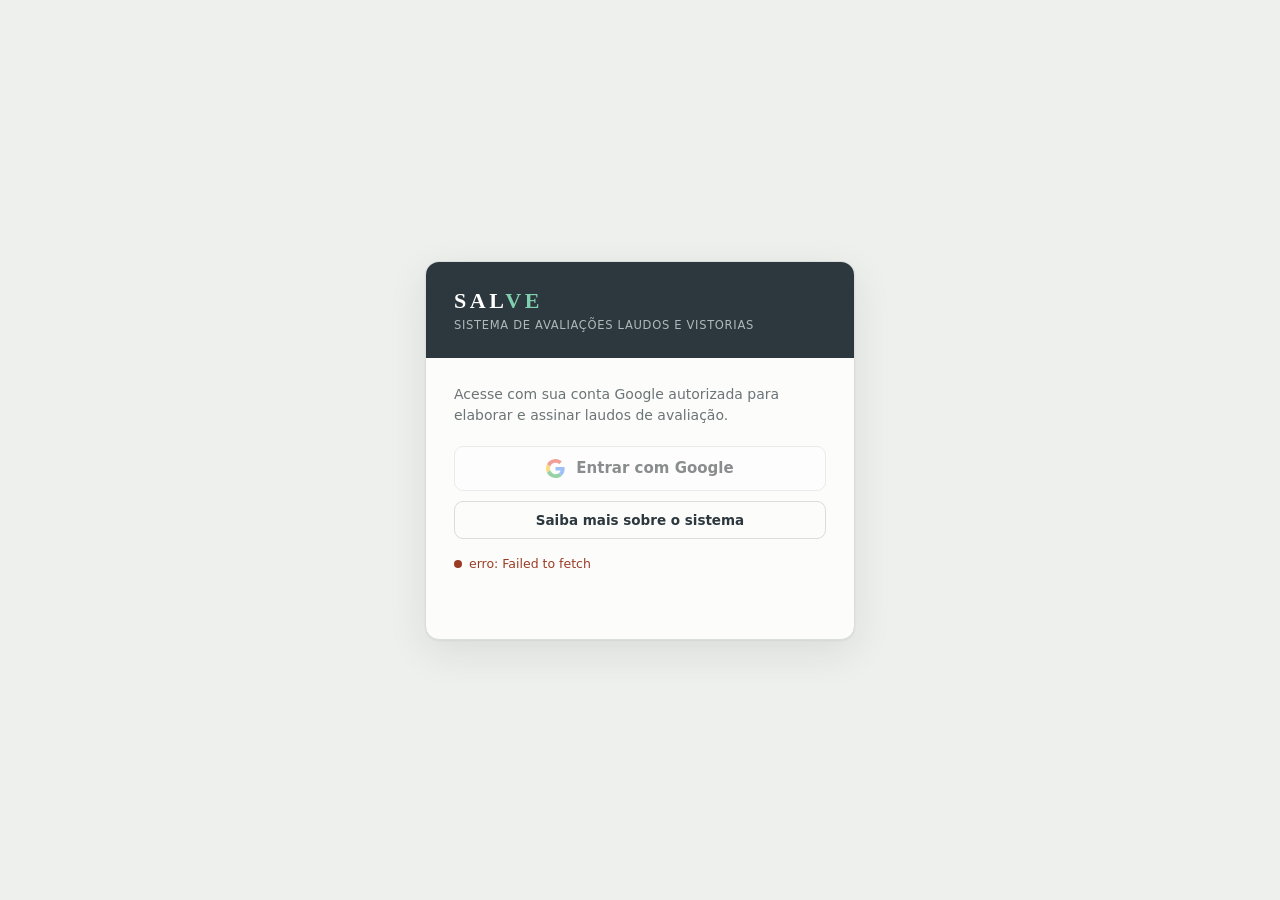
<file: processos.html>
<!DOCTYPE html>
<html lang="pt-BR">
<head>
<!-- CSP: script-src ainda precisa de 'unsafe-inline' porque todo o JS do app vive
     inline em cada HTML (sem etapa de build); script-src 'self' sozinho fecharia
     a execucao das paginas. accounts.google.com cobre o SDK de login (GSI) e o
     popup/iframe de autenticacao; salve-backend.onrender.com e a API. -->
<meta http-equiv="Content-Security-Policy" content="default-src 'self'; script-src 'self' 'unsafe-inline' https://accounts.google.com; style-src 'self' 'unsafe-inline' https://fonts.googleapis.com; font-src 'self' https://fonts.gstatic.com; img-src 'self' data: blob:; connect-src 'self' https://salve-backend.onrender.com https://accounts.google.com https://oauth2.googleapis.com https://www.googleapis.com; frame-src https://accounts.google.com; object-src 'none'; base-uri 'none'; form-action 'self';">
<meta charset="UTF-8"><meta name="viewport" content="width=device-width, initial-scale=1.0, viewport-fit=cover">
<title>SALVe — Perícias</title>
<link rel="manifest" href="manifest.webmanifest"><meta name="theme-color" content="#2C383D">
<link rel="icon" href="favicon-48.png"><link rel="apple-touch-icon" href="apple-touch-icon.png">
<link rel="preconnect" href="https://fonts.googleapis.com"><link rel="preconnect" href="https://fonts.gstatic.com" crossorigin>
<link href="https://fonts.googleapis.com/css2?family=IBM+Plex+Sans:wght@400;500;600;700&family=IBM+Plex+Sans+Condensed:wght@600;700&family=IBM+Plex+Mono:wght@400;500;600&display=swap" rel="stylesheet">
<script src="config.js"></script>
<link rel="stylesheet" href="pericia.css">
<style>
  .kpis{display:grid;grid-template-columns:repeat(4,1fr);gap:12px;margin-bottom:18px}
  @media(max-width:760px){.kpis{grid-template-columns:1fr 1fr}}
  .kpi{background:var(--sheet);border:1px solid var(--hair);border-radius:11px;padding:12px 16px}
  .kpi span{display:block;font-size:12px;color:var(--muted)}.kpi b{font-family:"IBM Plex Sans Condensed";font-size:26px}
  .luzcel{width:8px;padding:0!important}.luzcel i{display:block;width:8px;height:100%;min-height:44px}
  .l-verde{background:var(--value)}.l-amarelo{background:#C99A2E}.l-vermelho{background:var(--warn)}
  td .acao-min{font-size:12.5px;max-width:360px}
  .filtros{display:flex;gap:8px;flex-wrap:wrap}.filtros input{max-width:280px}.filtros select{max-width:180px}
</style>
</head>
<body>
<div id="nav"></div>
<div class="wrap" id="wrap">
  <div class="kpis" id="kpis"></div>

  <div class="card">
    <div class="ch"><h2>Processos</h2>
      <div class="filtros">
        <input id="fBusca" placeholder="Buscar nº, parte ou objeto" aria-label="Buscar">
        <select id="fStatus" aria-label="Filtrar por status"><option value="">Todos os status</option><option value="vermelho">🔴 Problema</option><option value="amarelo">🟡 Pendente</option><option value="verde">🟢 Regular</option></select>
        <button class="btn" id="btnNovo">Novo processo</button>
      </div>
    </div>
    <div class="tscroll"><table>
      <thead><tr><th></th><th>Processo</th><th>Partes</th><th>Objeto</th><th>Próximo prazo</th><th>Honorários</th><th>Próxima ação do perito</th></tr></thead>
      <tbody class="click" id="lista"><tr><td colspan="7" class="empty">Carregando…</td></tr></tbody>
    </table></div>
  </div>

  <div class="card" id="novoCard" style="display:none">
    <div class="ch"><h2>Novo processo</h2><span class="hint">Dados da intimação de nomeação. O restante é preenchido na ficha do processo.</span></div>
    <div class="cb">
      <div class="aviso" id="avisoIaIndisponivel" style="display:none">Leitura automática por IA não configurada neste servidor (defina ANTHROPIC_API_KEY nas variáveis de ambiente do Render) — preencha os campos manualmente abaixo.</div>
      <div class="fld spanall"><label for="nArq">Opcional: PDF da decisão de nomeação ou da capa/petição inicial do processo</label>
        <div class="row" style="gap:8px"><input type="file" id="nArq" accept="application/pdf" style="flex:1"><button class="btn ghost" id="nLerPdf" type="button">Ler PDF e preencher</button></div>
        <span class="small muted">A IA só sugere — confira e corrija os campos abaixo antes de criar o processo.</span></div>
      <div class="grid g3">
        <div class="fld"><label for="nNumero">Número (CNJ) <span class="req">*</span></label><input id="nNumero" class="mono" placeholder="0000000-00.0000.0.00.0000"></div>
        <div class="fld"><label for="nTribunal">Tribunal <span class="req">*</span></label><select id="nTribunal"><option value="">—</option><option>TJGO</option><option>TJDFT</option><option>Outro</option></select></div>
        <div class="fld"><label for="nComarca">Comarca / circunscrição</label><input id="nComarca"></div>
        <div class="fld"><label for="nVara">Vara</label><input id="nVara"></div>
        <div class="fld"><label for="nJuiz">Juiz(a)</label><input id="nJuiz"></div>
        <div class="fld"><label for="nClasse">Classe processual</label><input id="nClasse"></div>
        <div class="fld"><label for="nValor">Valor da causa (R$)</label><input id="nValor" type="number" step="any"></div>
        <div class="fld"><label for="nNomeacao">Data da nomeação</label><input id="nNomeacao" type="date"></div>
        <div class="fld"><label for="nNomeacaoId">ID da decisão de nomeação</label><input id="nNomeacaoId"></div>
        <div class="fld span2"><label for="nPrazo">Prazo concedido (texto da decisão)</label><input id="nPrazo"></div>
        <div class="fld"><label for="nPrazoDias">Prazo do laudo (dias)</label><input id="nPrazoDias" type="number" step="1"></div>
        <div class="fld span2"><label for="nObjeto">Objeto da perícia</label><input id="nObjeto"></div>
        <div class="fld"><label>Módulo técnico</label><div id="nModulos" class="row"></div></div>
      </div>
      <div class="grid g3">
        <div class="fld"><label for="nReq">Quem requereu a prova</label><select id="nReq"><option value="">—</option><option value="autor">Parte autora</option><option value="reu">Parte ré</option><option value="ambas">Ambas as partes</option><option value="juizo">Determinada de ofício</option><option value="mp">Ministério Público</option></select></div>
        <div class="fld"><label for="nAnt">Quem antecipa os honorários</label><select id="nAnt"><option value="">—</option><option value="autor">Parte autora</option><option value="reu">Parte ré</option><option value="rateio">Rateio entre as partes</option><option value="custeio_publico">Custeio público (gratuidade)</option><option value="a_definir">A definir pelo Juízo</option></select></div>
        <div class="fld"><label for="nHonor">Honorários já arbitrados (R$)</label><input id="nHonor" type="number" step="any"></div>
        <div class="fld"><label for="nHonorId">ID da decisão de arbitramento</label><input id="nHonorId"></div>
      </div>
      <div class="row end" style="margin-top:14px"><button class="btn ghost" id="btnCancelar">Cancelar</button><button class="btn" id="btnCriar">Criar e abrir</button></div>
    </div>
  </div>
</div>
<script src="pericia-core.js"></script>
<script>
"use strict";
const { $, esc, dBR, brl, toast, api, post, montarNav, refs, pillSit, lerArquivo, enviarEmBlocos } = SP;
let LISTA = [];
let R = null, ULTIMA_LEITURA = null;

// Instrução padrão da leitura completa dos autos disparada na criação —
// a mesma ênfase que o perito pediu explicitamente: cronologia, decisões
// e controvérsias, sobretudo incoerências processuais entre peças/decisões.
const PROMPT_PADRAO_CRIACAO = "Dê atenção especial à cronologia completa (todas as petições e decisões, em ordem), ao que cada decisão determinou, e a incoerências processuais — decisões que se contradizem, uma peça que ignora algo já decidido, ou ordem de atos incompatível.";

async function iniciar() {
  try { await montarNav("processos.html"); } catch (e) { return; }
  R = await refs();
  $("nModulos").innerHTML = R.modulos.map(m => `<label class="small row" style="gap:4px"><input type="checkbox" value="${esc(m.id)}"> ${esc(m.nome)}</label>`).join("");
  $("avisoIaIndisponivel").style.display = R.leituraIaDisponivel ? "none" : "block";
  $("nLerPdf").disabled = !R.leituraIaDisponivel;
  await carregar();
}
async function carregar() {
  try { LISTA = await api("/api/pericia/painel"); } catch (e) { toast(e.message, true); LISTA = []; }
  render();
}
function render() {
  const b = $("fBusca").value.trim().toLowerCase(), s = $("fStatus").value;
  const f = LISTA.filter(p => (!s || p.status.cor === s) &&
    (!b || [p.numero, p.parteAutora, p.parteRe, p.objeto, p.vara].join(" ").toLowerCase().includes(b)));
  const ordem = { vermelho: 0, amarelo: 1, verde: 2 };
  f.sort((a, c) => ordem[a.status.cor] - ordem[c.status.cor] || String(a.proximoPrazo?.dataLimite || "9").localeCompare(String(c.proximoPrazo?.dataLimite || "9")));
  const cont = (c) => LISTA.filter(p => p.status.cor === c).length;
  const saldo = LISTA.reduce((t, p) => t + (p.saldo > 0 ? p.saldo : 0), 0);
  $("kpis").innerHTML = `<div class="kpi"><span>Processos ativos</span><b>${LISTA.length}</b></div>
    <div class="kpi"><span>🔴 Com problema</span><b>${cont("vermelho")}</b></div>
    <div class="kpi"><span>🟡 Dependem de documento</span><b>${cont("amarelo")}</b></div>
    <div class="kpi"><span>Honorários a receber</span><b class="mono" style="font-size:20px">${brl(saldo)}</b></div>`;
  $("lista").innerHTML = f.length ? f.map(p => `<tr data-id="${esc(p.id)}">
    <td class="luzcel"><i class="l-${p.status.cor}" title="${esc(p.status.rotulo)}"></i></td>
    <td><div class="mono" style="white-space:nowrap">${esc(p.numero || "sem número")}</div><div class="small muted">${esc([p.tribunal, p.vara].filter(Boolean).join(" · "))}</div></td>
    <td class="small">${esc(p.parteAutora || "—")}<br><span class="muted">× ${esc(p.parteRe || "—")}</span></td>
    <td class="small">${esc(p.objeto || "—")}</td>
    <td>${p.proximoPrazo ? `${pillSit(p.proximoPrazo.situacao)}<div class="small">${esc(p.proximoPrazo.rotulo)} — ${dBR(p.proximoPrazo.dataLimite)}</div>` : '<span class="muted small">—</span>'}</td>
    <td class="small mono">${p.honorariosArbitrados ? "Arb. " + brl(p.honorariosArbitrados) : p.honorariosPropostos ? "Prop. " + brl(p.honorariosPropostos) : "—"}${p.saldo > 0 ? `<br><span class="muted">saldo ${brl(p.saldo)}</span>` : ""}</td>
    <td><div class="acao-min">${esc(p.proximaAcao.acao)}</div></td></tr>`).join("")
    : `<tr><td colspan="7" class="empty">${LISTA.length ? "Nenhum processo com esse filtro." : "Nenhum processo ainda. Cadastre a primeira nomeação em “Novo processo”."}</td></tr>`;
  document.querySelectorAll("#lista tr[data-id]").forEach(tr => tr.onclick = () => location.href = "processo.html?id=" + encodeURIComponent(tr.dataset.id));
}
$("fBusca").oninput = render; $("fStatus").onchange = render;
$("btnNovo").onclick = () => { $("novoCard").style.display = "block"; $("nNumero").focus(); };
$("btnCancelar").onclick = () => { $("novoCard").style.display = "none"; };

$("nLerPdf").onclick = async () => {
  const file = ($("nArq").files || [])[0];
  if (!file) return toast("Selecione um arquivo PDF.", true);
  if (file.size > 8 * 1024 * 1024) return toast("Para pré-preencher, envie só a decisão de nomeação ou a capa (até 8 MB) — o processo completo pode ser lido depois de criar, na aba Cronologia.", true);
  const btn = $("nLerPdf"), txt = btn.textContent;
  btn.disabled = true; btn.textContent = "Lendo com IA…";
  try {
    const b64 = await lerArquivo(file);
    const leitura = await post("/api/pericia/processos/ler-pdf", { arquivoBase64: b64 }, 180000);
    const s = leitura.sugestao; ULTIMA_LEITURA = s;
    if (s.numero) $("nNumero").value = s.numero;
    if (s.comarca) $("nComarca").value = s.comarca;
    if (s.vara) $("nVara").value = s.vara;
    if (s.juiz) $("nJuiz").value = s.juiz;
    if (s.classe) $("nClasse").value = s.classe;
    if (s.valorCausa != null) $("nValor").value = s.valorCausa;
    if (s.dataNomeacao) $("nNomeacao").value = s.dataNomeacao;
    if (s.nomeacaoId) $("nNomeacaoId").value = s.nomeacaoId;
    if (s.prazoConcedido) $("nPrazo").value = s.prazoConcedido;
    if (s.prazoDias != null) $("nPrazoDias").value = s.prazoDias;
    if (s.objeto) $("nObjeto").value = s.objeto;
    if (s.honorariosArbitrados != null) $("nHonor").value = s.honorariosArbitrados;
    if (s.honorariosDecisaoId) $("nHonorId").value = s.honorariosDecisaoId;
    if (s.tribunal) {
      const opt = [...$("nTribunal").options].find(o => o.value.toLowerCase() === s.tribunal.toLowerCase());
      if (opt) $("nTribunal").value = opt.value;
      else { $("nTribunal").value = "Outro"; toast(`Tribunal detectado "${s.tribunal}" não está na lista — selecionado "Outro", confira.`); }
    }
    toast("Campos preenchidos pela IA — confira antes de criar.");
  } catch (e) { toast(e.message, true); }
  finally { btn.disabled = false; btn.textContent = txt; }
};

$("btnCriar").onclick = async () => {
  const file = ($("nArq").files || [])[0];
  const body = { numero: $("nNumero").value.trim(), tribunal: $("nTribunal").value, comarca: $("nComarca").value.trim(), vara: $("nVara").value.trim(),
    juiz: $("nJuiz").value.trim(), classe: $("nClasse").value.trim(), valorCausa: $("nValor").value === "" ? null : Number($("nValor").value),
    dataNomeacao: $("nNomeacao").value, nomeacaoId: $("nNomeacaoId").value.trim(), prazoConcedido: $("nPrazo").value.trim(), objeto: $("nObjeto").value.trim(),
    modulos: [...document.querySelectorAll("#nModulos input:checked")].map(i => i.value),
    partes: (ULTIMA_LEITURA && ULTIMA_LEITURA.partes || []).filter(p => p.polo) };
  const prazoDias = $("nPrazoDias").value === "" ? null : Number($("nPrazoDias").value);
  if ($("nHonor").value !== "" || $("nHonorId").value.trim() || $("nReq").value || $("nAnt").value)
    body.honorarios = { arbitrado: $("nHonor").value === "" ? null : Number($("nHonor").value), arbitradoId: $("nHonorId").value.trim() || null,
      requerente: $("nReq").value || null, antecipante: $("nAnt").value || null };
  if (!body.numero || !body.tribunal) return toast("Informe número e tribunal.", true);
  const btn = $("btnCriar"), txt = btn.textContent;
  btn.disabled = true;
  try {
    const p = await post("/api/pericia/processos", body);
    if (body.dataNomeacao) await post(`/api/pericia/processos/${p.id}/eventos`, { data: body.dataNomeacao, eventoId: body.nomeacaoId, documento: "Decisão de nomeação",
      conteudo: "Nomeação do perito", consequencia: "Início do prazo de manifestação do perito", origem: { classe: "decisao_juizo", documentoId: body.nomeacaoId, data: body.dataNomeacao } }).catch(() => {});
    if (body.dataNomeacao && prazoDias != null) await post(`/api/pericia/processos/${p.id}/prazos`, { tipo: "laudo", dataReferencia: body.dataNomeacao, dias: prazoDias,
      eventoInicial: body.nomeacaoId || "Decisão de nomeação" }).catch(() => {});
    // Mesmo PDF usado pra pré-preencher (ou outro, se o perito trocou o
    // arquivo) agora alimenta a leitura completa — cronologia, decisões e
    // controvérsias — em segundo plano, criando peças rascunho no processo
    // recém-criado. Nunca bloqueia a criação: falha aqui não desfaz o processo.
    if (file && R.leituraIaDisponivel) {
      try {
        await enviarEmBlocos(`/api/pericia/processos/${p.id}/autos`, file, { nomeOriginal: file.name, prompt: PROMPT_PADRAO_CRIACAO },
          (i, total) => { btn.textContent = `Processo criado — enviando PDF para leitura completa (bloco ${i}/${total})…`; });
      } catch (e) { toast("Processo criado, mas o envio do PDF para leitura completa falhou: " + e.message, true); }
    }
    location.href = "processo.html?id=" + encodeURIComponent(p.id);
  } catch (e) { toast(e.message, true); }
  finally { btn.disabled = false; btn.textContent = txt; }
};
iniciar();
</script>
<script>if("serviceWorker" in navigator){window.addEventListener("load",function(){navigator.serviceWorker.register("sw.js").catch(function(){})});}</script>
</body>
</html>
</file>
<file: pericia.css>
/* SALVe — telas de perícia. Mesmos tokens visuais do app (contratos/bens). */
:root{--paper:#EEF0ED;--sheet:#FCFCFB;--ink:#1B2021;--muted:#6B7476;--steel:#2C383D;--hair:#D9DEDA;--hair2:#E7EAE6;
  --value:#0B6E4F;--value-bg:#E7F1EC;--blue:#16506B;--blue-bg:#E5EEF2;--warn:#9A3B24;--warn-bg:#f3e2dd;--amber:#8A5A00;--amber-bg:#F6EDD6}
*{box-sizing:border-box}html,body{margin:0}
body{background:var(--paper);color:var(--ink);font-family:"IBM Plex Sans",system-ui,sans-serif;font-size:14px;line-height:1.45}
.mono{font-family:"IBM Plex Mono",monospace;font-variant-numeric:tabular-nums}
.nav{background:var(--steel);color:#fff;display:flex;align-items:center;gap:6px;padding:11px 22px;flex-wrap:wrap;position:sticky;top:0;z-index:20}
.nav .brand{font-family:"IBM Plex Sans Condensed";font-weight:700;letter-spacing:.14em;text-transform:uppercase;font-size:16px;margin-right:14px}
.nav .brand b{color:#7fd0ae}
.nav a{color:#c9d2d4;text-decoration:none;font-size:13px;font-weight:600;padding:6px 11px;border-radius:7px}
.nav a:hover{background:rgba(255,255,255,.08);color:#fff}.nav a.active{background:rgba(255,255,255,.14);color:#fff}
.nav .grow{flex:1}.nav .me{font-size:12px;color:#aeb9bc;display:flex;gap:8px;align-items:center}.nav .me b{color:#fff}
.nav .role{font-size:10px;text-transform:uppercase;letter-spacing:.05em;background:rgba(255,255,255,.14);padding:2px 7px;border-radius:20px}
.nav .out{background:none;border:1px solid rgba(255,255,255,.25);color:#fff;font:inherit;font-size:12px;font-weight:600;padding:5px 11px;border-radius:7px;cursor:pointer}
.wrap{max-width:1180px;margin:22px auto 60px;padding:0 20px}
.card{background:var(--sheet);border:1px solid var(--hair);border-radius:11px;box-shadow:0 1px 2px rgba(27,32,33,.05);margin-bottom:18px}
.ch{padding:13px 18px;border-bottom:1px solid var(--hair2);display:flex;justify-content:space-between;align-items:center;gap:10px;flex-wrap:wrap}
.ch h2{margin:0;font-family:"IBM Plex Sans Condensed";font-weight:600;text-transform:uppercase;letter-spacing:.07em;font-size:13.5px;color:var(--steel)}
.ch .hint{font-size:12px;color:var(--muted)}
.cb{padding:16px 18px}
.grid{display:grid;gap:12px 16px}
.g2{grid-template-columns:1fr 1fr}.g3{grid-template-columns:repeat(3,1fr)}.g4{grid-template-columns:repeat(4,1fr)}.span2{grid-column:span 2}.spanall{grid-column:1/-1}
@media(max-width:760px){.g2,.g3,.g4{grid-template-columns:1fr}.span2{grid-column:auto}}
.fld{display:flex;flex-direction:column;gap:4px;min-width:0}
.fld label{font-size:11px;letter-spacing:.02em;color:var(--muted);font-weight:600}
.fld label .req{color:var(--warn)}
input,select,textarea{font:inherit;font-size:13px;border:1px solid var(--hair);border-radius:7px;padding:7px 9px;background:#fff;width:100%;color:var(--ink)}
input:focus,select:focus,textarea:focus,button:focus-visible{outline:none;border-color:var(--blue);box-shadow:0 0 0 3px var(--blue-bg)}
textarea{resize:vertical;min-height:60px;line-height:1.5}
input[type=checkbox]{width:auto}
.btn{font:inherit;font-size:13px;font-weight:600;cursor:pointer;border:1px solid var(--steel);background:var(--steel);color:#fff;border-radius:8px;padding:8px 15px;text-decoration:none;display:inline-flex;align-items:center;gap:6px;white-space:nowrap}
.btn:hover{background:#1f2a2e}.btn.ghost{background:transparent;color:var(--steel);border-color:var(--hair)}.btn.ghost:hover{background:#f4f6f3}
.btn.sm{padding:4px 9px;font-size:12px}.btn.danger{border-color:var(--warn);background:transparent;color:var(--warn)}.btn.danger:hover{background:var(--warn-bg)}
.btn:disabled{opacity:.45;cursor:not-allowed}
.row{display:flex;gap:8px;align-items:center;flex-wrap:wrap}.row.end{justify-content:flex-end}
table{width:100%;border-collapse:collapse}
th{font-size:10.5px;text-transform:uppercase;letter-spacing:.05em;color:var(--muted);text-align:left;padding:9px 12px;border-bottom:1px solid var(--hair2);font-weight:600;white-space:nowrap}
td{padding:9px 12px;border-bottom:1px solid var(--hair2);font-size:13px;vertical-align:top}
tr:last-child td{border-bottom:0}
tbody.click tr{cursor:pointer}tbody.click tr:hover{background:#f4f6f3}
.tscroll{overflow-x:auto}
table.ed td{padding:4px 6px}table.ed input,table.ed select,table.ed textarea{padding:5px 7px;font-size:12.5px}
.pill{font-size:11px;padding:2px 8px;border-radius:20px;font-weight:600;white-space:nowrap;display:inline-block}
.pill.ok{background:var(--value-bg);color:var(--value)}.pill.no{background:var(--warn-bg);color:var(--warn)}
.pill.at{background:var(--amber-bg);color:var(--amber)}.pill.inf{background:var(--blue-bg);color:var(--blue)}.pill.neu{background:#eceeec;color:var(--muted)}
.empty{padding:22px 18px;color:var(--muted);text-align:center}
.toast{position:fixed;bottom:20px;left:50%;transform:translateX(-50%);background:var(--steel);color:#fff;padding:10px 18px;border-radius:8px;font-size:13px;opacity:0;transition:opacity .2s;pointer-events:none;z-index:60;max-width:90vw}
.toast.show{opacity:1}.toast.err{background:var(--warn)}
.gate{max-width:460px;margin:80px auto;text-align:center;color:var(--muted)}
.muted{color:var(--muted)}.small{font-size:12px}
.nl{color:var(--muted);font-style:italic}

/* semáforo do processo — o elemento de assinatura destas telas */
.sema{display:flex;align-items:stretch;border-radius:11px;overflow:hidden;border:1px solid var(--hair);background:var(--sheet);margin-bottom:18px}
.sema .luz{width:10px;flex:none}
.sema.verde .luz{background:var(--value)}.sema.amarelo .luz{background:#C99A2E}.sema.vermelho .luz{background:var(--warn)}
.sema .corpo{padding:14px 18px;flex:1;display:grid;grid-template-columns:minmax(0,1fr) minmax(0,1.3fr);gap:18px}
@media(max-width:760px){.sema .corpo{grid-template-columns:1fr}}
.sema h1{font-family:"IBM Plex Sans Condensed";font-size:22px;margin:0 0 2px;letter-spacing:.02em}
.sema .st{font-weight:600;font-size:13px}
.sema.verde .st{color:var(--value)}.sema.amarelo .st{color:var(--amber)}.sema.vermelho .st{color:var(--warn)}
.acao{background:var(--blue-bg);border-radius:8px;padding:10px 12px}
.acao b{display:block;font-size:11px;color:var(--blue);letter-spacing:.03em;margin-bottom:3px}
.acao.urg{background:var(--warn-bg)}.acao.urg b{color:var(--warn)}

.tabs{display:flex;gap:4px;flex-wrap:wrap;margin:0 0 16px;border-bottom:1px solid var(--hair);padding-bottom:0}
.tab{font:inherit;font-size:13px;font-weight:600;cursor:pointer;border:0;border-bottom:2px solid transparent;background:none;color:var(--muted);padding:8px 10px;margin-bottom:-1px}
.tab:hover{color:var(--ink)}.tab.on{color:var(--steel);border-bottom-color:var(--steel)}
.tab .n{font-size:10.5px;background:#e3e7e4;border-radius:10px;padding:0 6px;margin-left:4px;color:var(--muted)}
.pane{display:none}.pane.on{display:block}

.orig{border-left:3px solid var(--hair);padding:8px 0 2px 12px;margin-top:6px}
.orig.alegacao_parte{border-left-color:#C99A2E}.orig.decisao_juizo{border-left-color:var(--blue)}.orig.evidencia_perito{border-left-color:var(--value)}
.cls{font-size:11px;font-weight:600;padding:1px 7px;border-radius:4px;background:#eceeec;color:var(--muted);white-space:nowrap}
.cls.alegacao_parte{background:var(--amber-bg);color:var(--amber)}.cls.decisao_juizo{background:var(--blue-bg);color:var(--blue)}
.cls.evidencia_perito,.cls.conclusao{background:var(--value-bg);color:var(--value)}.cls.hipotese{background:#efe9f5;color:#5b3f7a}

.doc{font-family:"IBM Plex Mono",monospace;font-size:12.5px;min-height:340px;white-space:pre-wrap}
.blq{background:var(--warn-bg);color:var(--warn);border-radius:8px;padding:10px 12px;margin-bottom:12px;font-size:13px}
.blq ul{margin:6px 0 0 18px;padding:0}
.aviso{background:var(--amber-bg);color:var(--amber);border-radius:8px;padding:10px 12px;font-size:13px;margin-bottom:12px}
.chk-item{display:grid;grid-template-columns:minmax(0,1.6fr) 150px minmax(0,1.4fr) 110px;gap:8px;align-items:start;padding:8px 0;border-bottom:1px solid var(--hair2)}
@media(max-width:760px){.chk-item{grid-template-columns:1fr}}
.chk-grupo{font-family:"IBM Plex Sans Condensed";font-weight:600;color:var(--steel);margin:14px 0 2px;font-size:13px}
.q{border:1px solid var(--hair2);border-radius:9px;padding:12px 14px;margin-bottom:10px;background:#fff}
.q .txt{white-space:pre-wrap;margin:6px 0}
.sec-prev h3{font-family:"IBM Plex Sans Condensed";font-size:15px;margin:18px 0 6px;color:var(--steel)}
.sec-prev table td,.sec-prev table th{font-size:12px;padding:5px 8px;border:1px solid var(--hair2)}
@supports(padding:env(safe-area-inset-top)){.nav{padding-top:calc(11px + env(safe-area-inset-top))}}
@media(max-width:680px){.wrap{padding:0 12px}.nav{position:static;gap:4px;padding-left:14px;padding-right:14px}.nav a{padding:6px 8px;font-size:12.5px}}
@media (prefers-reduced-motion:reduce){*{transition:none!important}}
</file>
